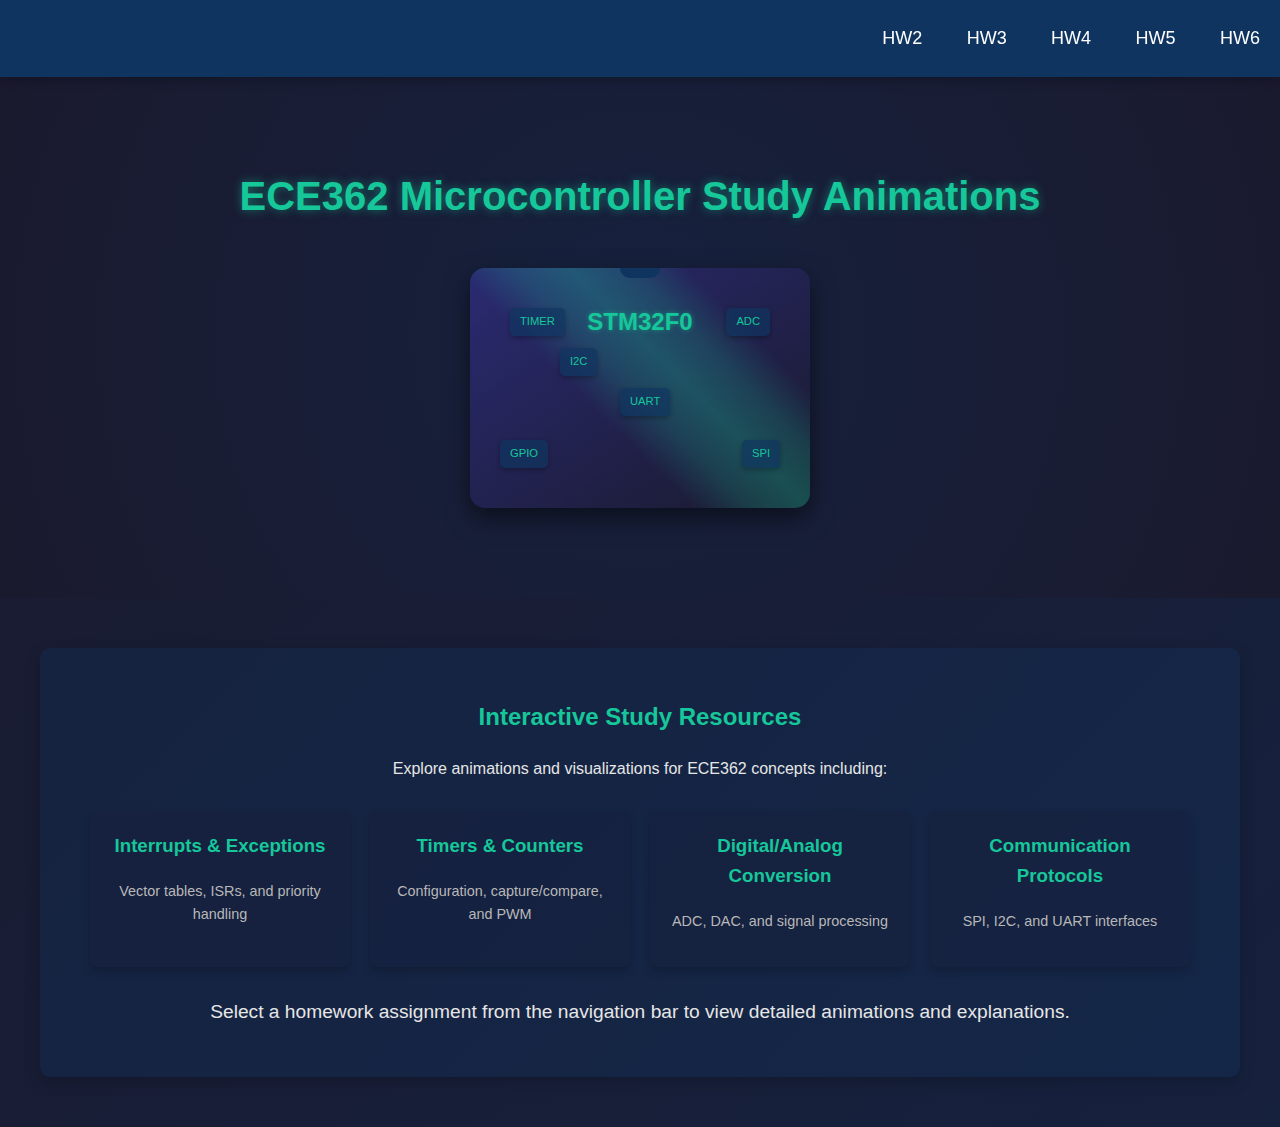
<file: index.html>
<!DOCTYPE html>
<html lang="en">
<head>
    <meta charset="UTF-8">
    <meta name="viewport" content="width=device-width, initial-scale=1.0">
    <title>ECE362 Study Animations</title>
    <link rel="stylesheet" href="style.css">
    <script src="animation-utils.js"></script>
    <script src="hw6/script.js"></script>
</head>
<body>
    <div class="navbar">
        <a href="hw2/hw2.html">HW2</a>
        <a href="hw3/hw3.html">HW3</a>
        <a href="hw4/hw4.html">HW4</a>
        <a href="hw5/hw5.html">HW5</a>
        <a href="hw6/hw6.html">HW6</a>
    </div>
    
    <div class="hero">
        <h1>ECE362 Microcontroller Study Animations</h1>
        <div class="microcontroller-container">
            <div class="microcontroller">
                <div class="chip-body">
                    <div class="chip-notch"></div>
                    <div class="chip-label">STM32F0</div>
                    <div class="pins left-pins">
                        <div class="pin"></div><div class="pin"></div><div class="pin"></div>
                        <div class="pin"></div><div class="pin"></div><div class="pin"></div>
                        <div class="pin"></div><div class="pin"></div>
                    </div>
                    <div class="pins right-pins">
                        <div class="pin"></div><div class="pin"></div><div class="pin"></div>
                        <div class="pin"></div><div class="pin"></div><div class="pin"></div>
                        <div class="pin"></div><div class="pin"></div>
                    </div>
                    <div class="component timer">TIMER</div>
                    <div class="component adc">ADC</div>
                    <div class="component gpio">GPIO</div>
                    <div class="component spi">SPI</div>
                    <div class="component i2c">I2C</div>
                    <div class="component uart">UART</div>
                </div>
            </div>
        </div>
    </div>
    
    <div class="content">
        <div class="info-section">
            <h2>Interactive Study Resources</h2>
            <p>Explore animations and visualizations for ECE362 concepts including:</p>
            <div class="topics">
                <div class="topic">
                    <h3>Interrupts & Exceptions</h3>
                    <p>Vector tables, ISRs, and priority handling</p>
                </div>
                <div class="topic">
                    <h3>Timers & Counters</h3>
                    <p>Configuration, capture/compare, and PWM</p>
                </div>
                <div class="topic">
                    <h3>Digital/Analog Conversion</h3>
                    <p>ADC, DAC, and signal processing</p>
                </div>
                <div class="topic">
                    <h3>Communication Protocols</h3>
                    <p>SPI, I2C, and UART interfaces</p>
                </div>
            </div>
            <p class="cta">Select a homework assignment from the navigation bar to view detailed animations and explanations.</p>
        </div>
    </div>
    <div id="back-to-top" onclick="scrollToTop()" style="display: none;">Back to top</div>
</body>
</html>
</file>
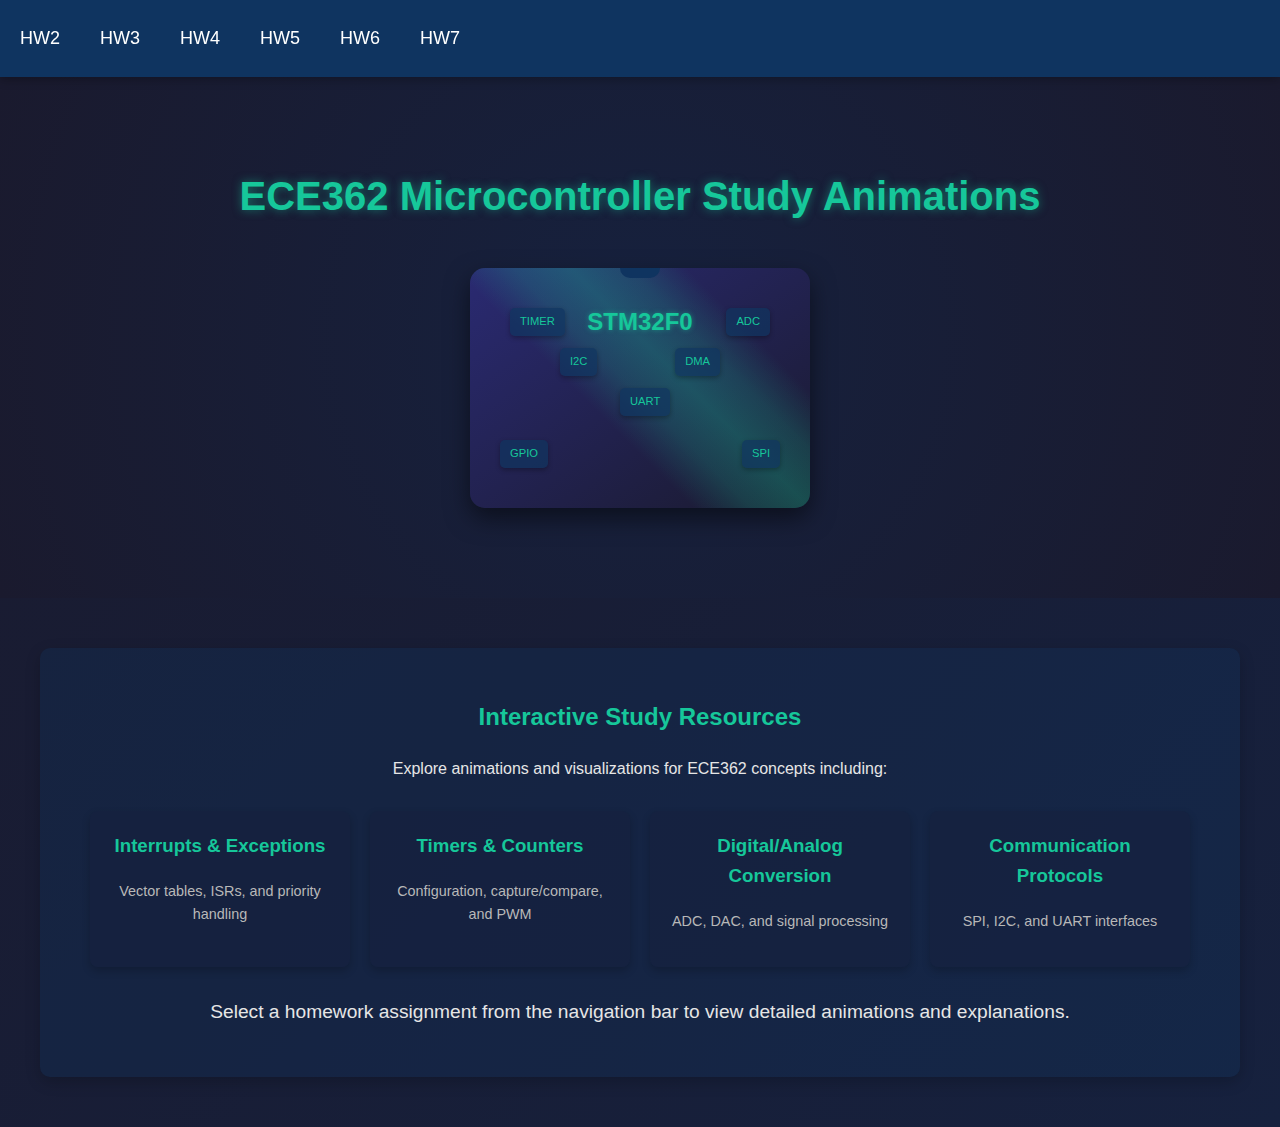
<file: game-exam1-362/index.html>
<!DOCTYPE html>
<html lang="en">
<head>
    <meta charset="UTF-8">
    <meta name="viewport" content="width=device-width, initial-scale=1.0">
    <title>ECE362 Study Animations</title>
    <link rel="stylesheet" href="style.css">
    <script src="animation-utils.js"></script>
    <script src="script.js"></script>
</head>
<body>
    <div class="navbar">
        <a href="hw2/hw2.html">HW2</a>
        <a href="hw3/hw3.html">HW3</a>
        <a href="hw4/hw4.html">HW4</a>
        <a href="hw5/hw5.html">HW5</a>
        <a href="hw6/hw6.html">HW6</a>
        <a href="hw7/hw7.html">HW7</a>
    </div>
    
    <div class="hero">
        <h1>ECE362 Microcontroller Study Animations</h1>
        <div class="microcontroller-container">
            <div class="microcontroller">
                <div class="chip-body">
                    <div class="chip-notch"></div>
                    <div class="chip-label">STM32F0</div>
                    <div class="pins left-pins">
                        <div class="pin"></div><div class="pin"></div><div class="pin"></div>
                        <div class="pin"></div><div class="pin"></div><div class="pin"></div>
                        <div class="pin"></div><div class="pin"></div>
                    </div>
                    <div class="pins right-pins">
                        <div class="pin"></div><div class="pin"></div><div class="pin"></div>
                        <div class="pin"></div><div class="pin"></div><div class="pin"></div>
                        <div class="pin"></div><div class="pin"></div>
                    </div>
                    <div class="component timer">TIMER</div>
                    <div class="component adc">ADC</div>
                    <div class="component gpio">GPIO</div>
                    <div class="component spi">SPI</div>
                    <div class="component i2c">I2C</div>
                    <div class="component uart">UART</div>
                    <div class="component dma">DMA</div>
                </div>
            </div>
        </div>
    </div>
    
    <div class="content">
        <div class="info-section">
            <h2>Interactive Study Resources</h2>
            <p>Explore animations and visualizations for ECE362 concepts including:</p>
            <div class="topics">
                <div class="topic">
                    <h3>Interrupts & Exceptions</h3>
                    <p>Vector tables, ISRs, and priority handling</p>
                </div>
                <div class="topic">
                    <h3>Timers & Counters</h3>
                    <p>Configuration, capture/compare, and PWM</p>
                </div>
                <div class="topic">
                    <h3>Digital/Analog Conversion</h3>
                    <p>ADC, DAC, and signal processing</p>
                </div>
                <div class="topic">
                    <h3>Communication Protocols</h3>
                    <p>SPI, I2C, and UART interfaces</p>
                </div>
            </div>
            <p class="cta">Select a homework assignment from the navigation bar to view detailed animations and explanations.</p>
        </div>
    </div>
</body>
</html>
</file>
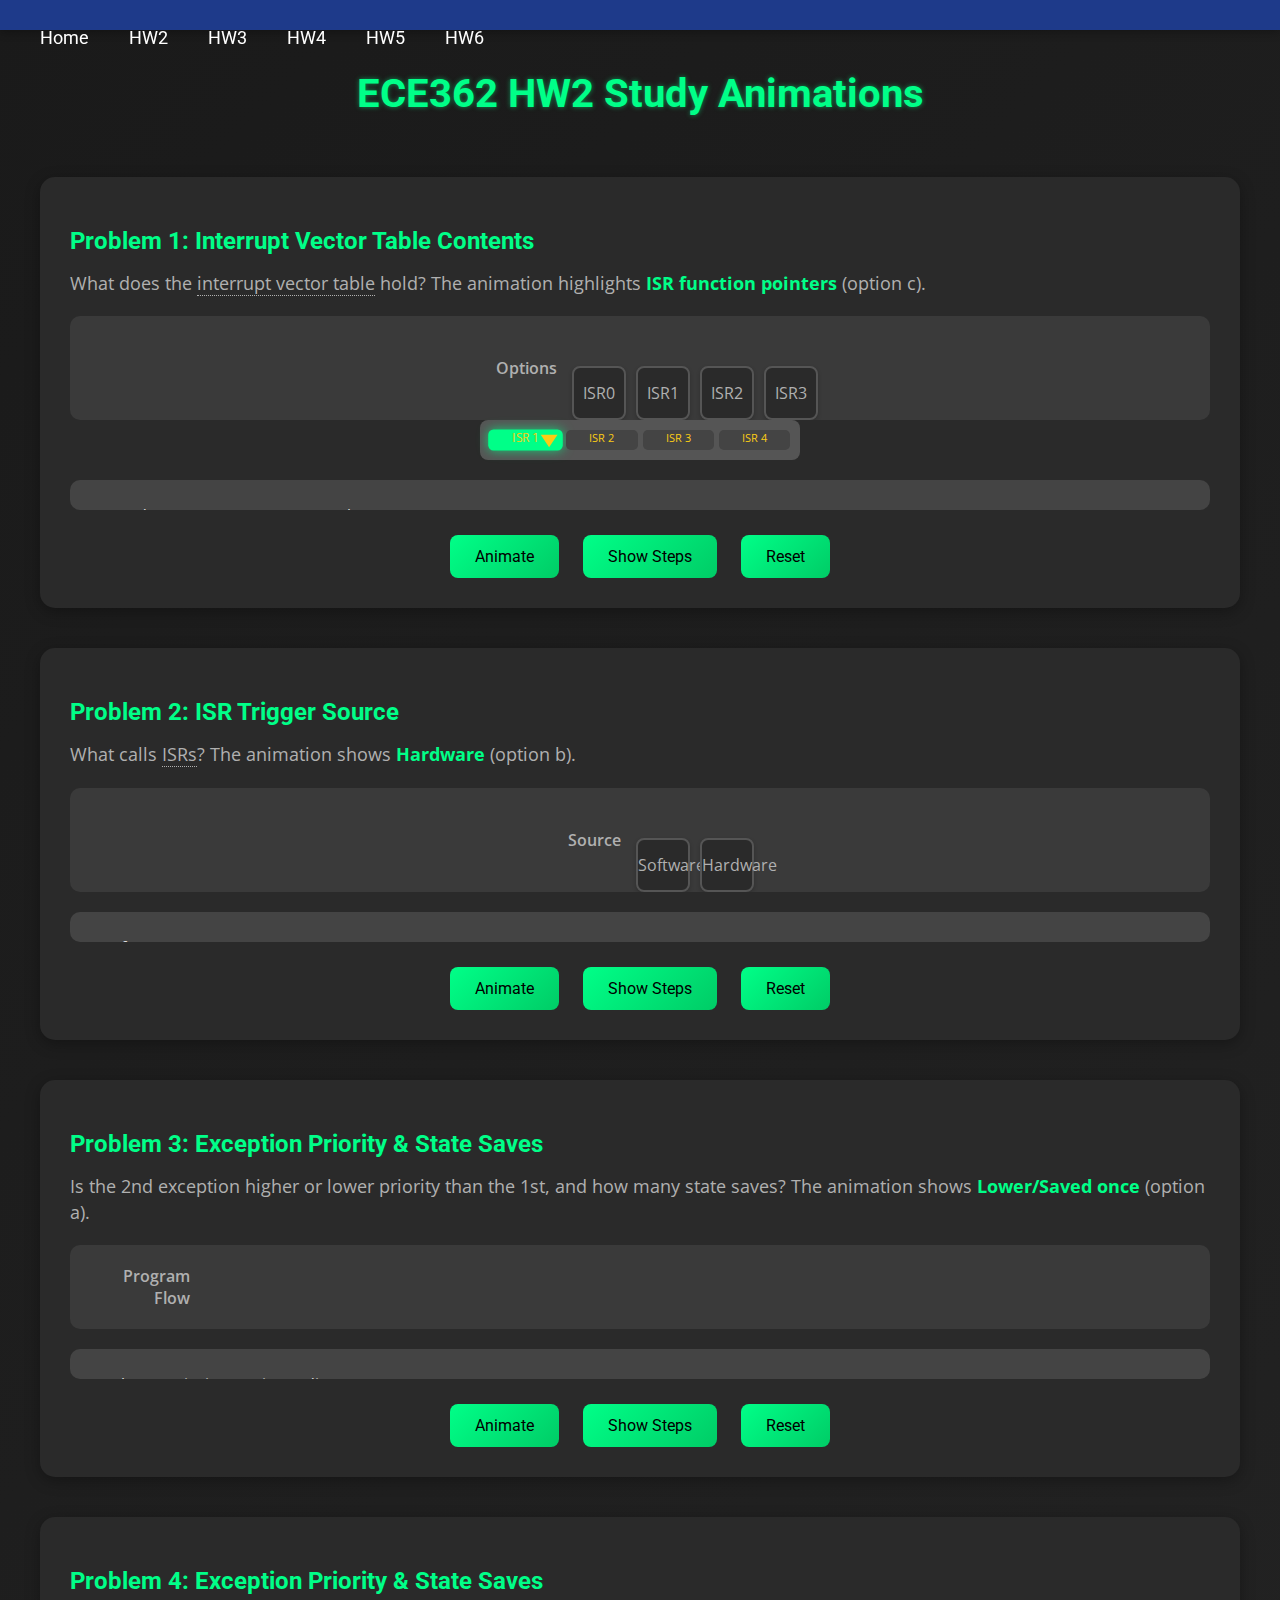
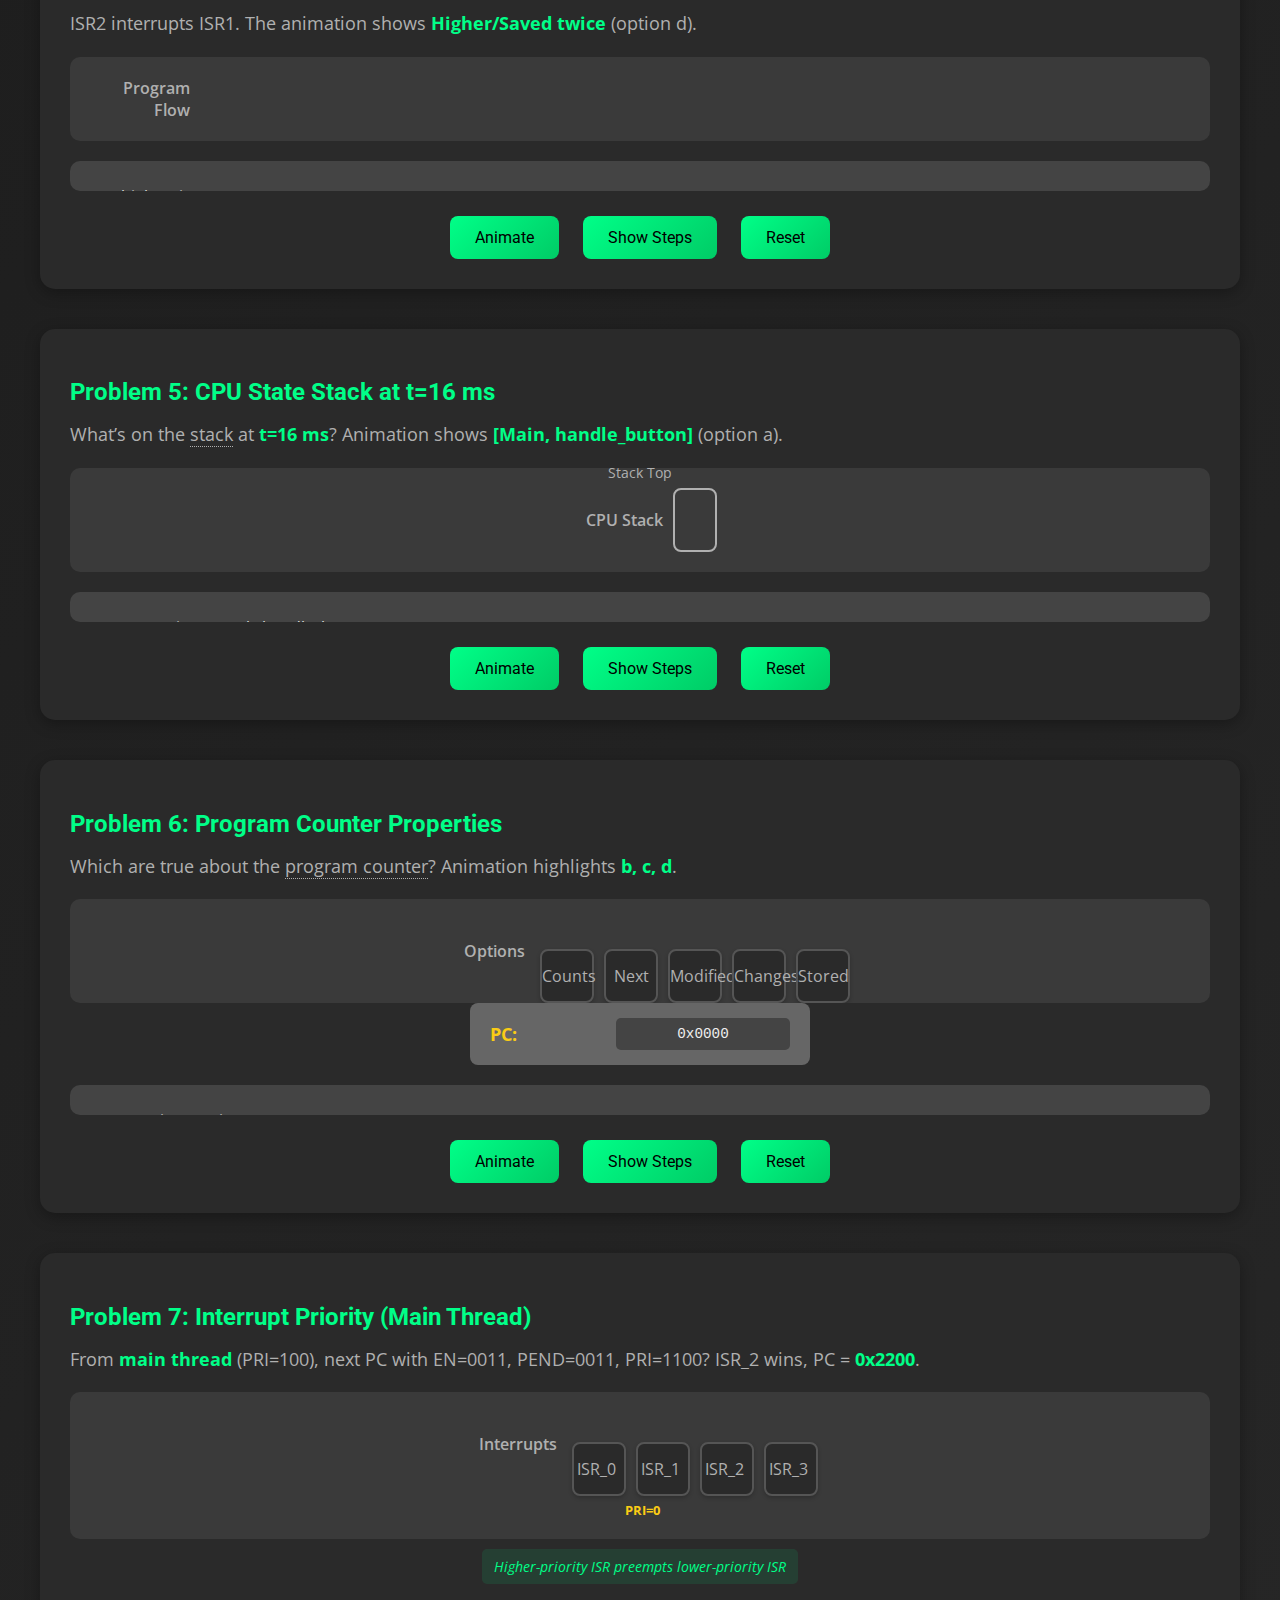
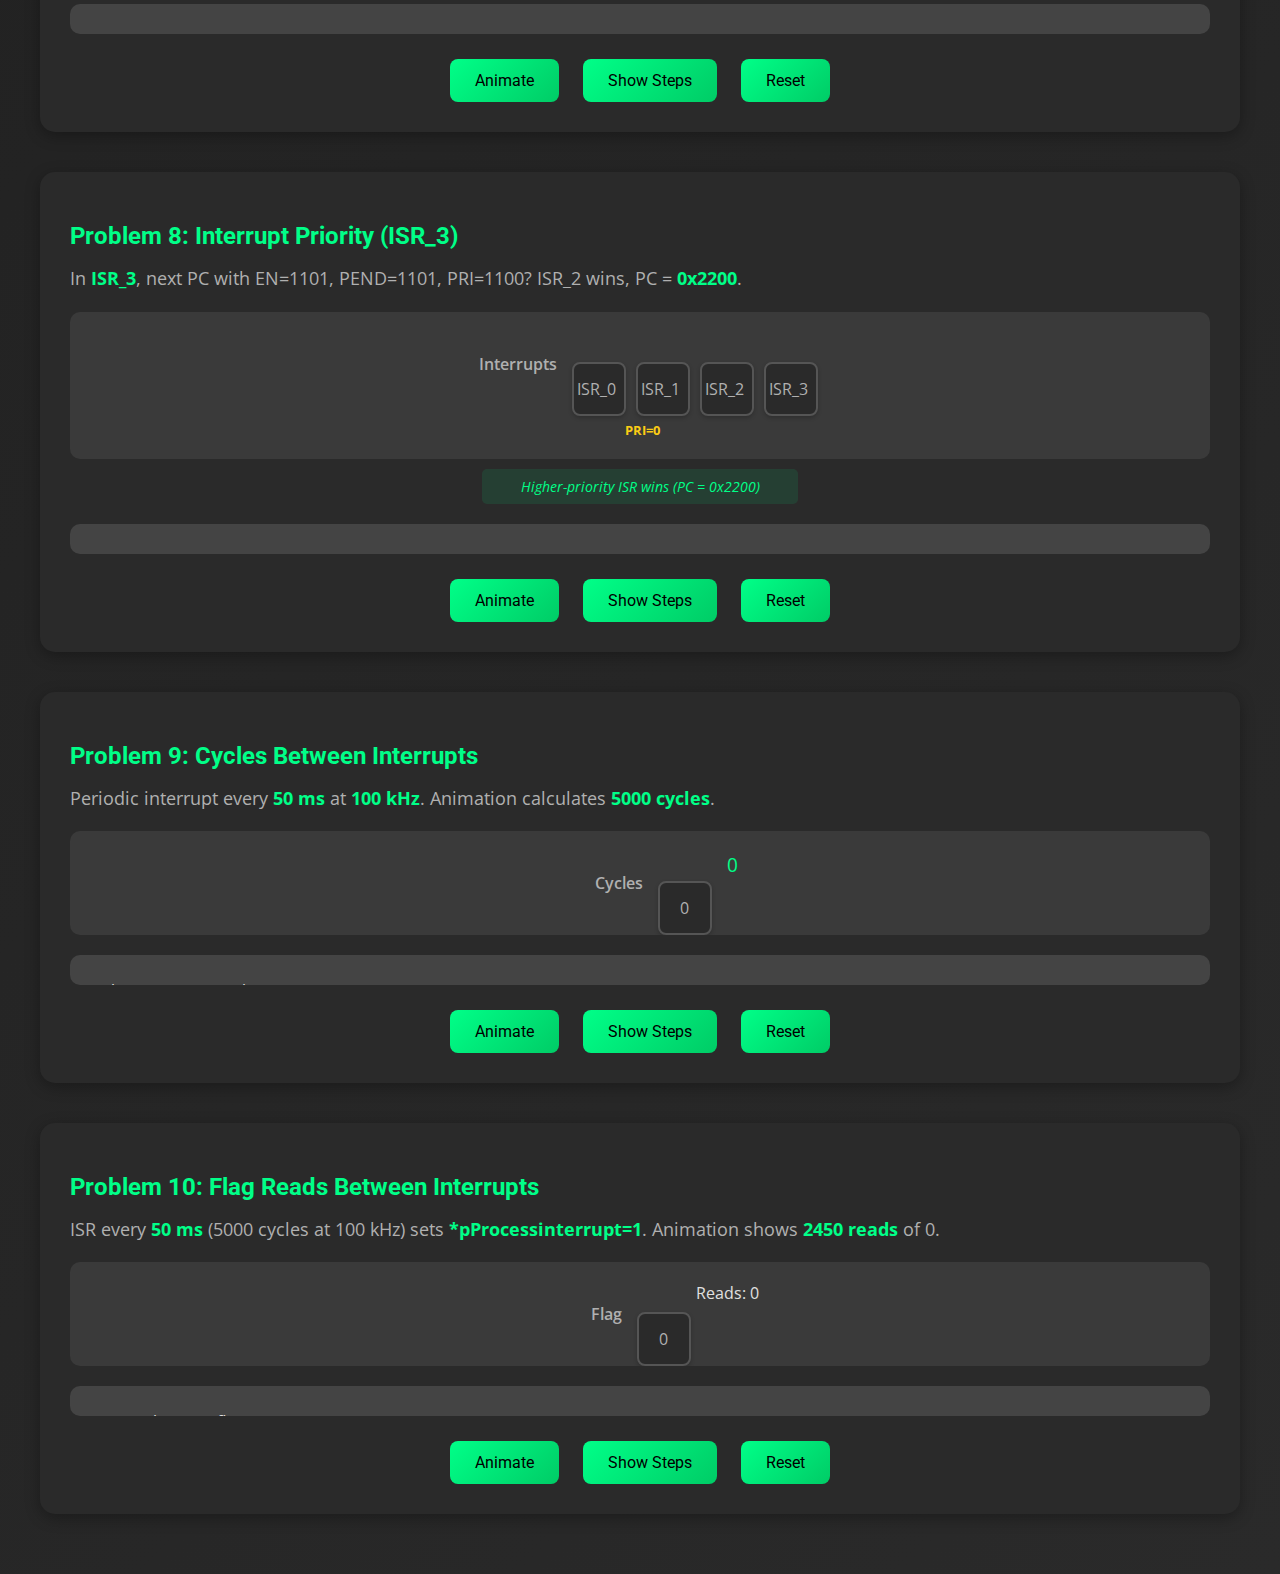
<file: hw2/hw2.html>
<!DOCTYPE html>
<html lang="en">
<head>
    <meta charset="UTF-8">
    <meta name="viewport" content="width=device-width, initial-scale=1.0">
    <title>ECE362 HW2 Study Animations</title>
    <link href="https://fonts.googleapis.com/css2?family=Roboto:wght@400;700&family=Open+Sans:wght@400;600&display=swap" rel="stylesheet">
    <link rel="stylesheet" href="style.css">
</head>
<body>
    <div class="navbar">
        <a href="../index.html">Home</a>
        <a href="hw2.html">HW2</a>
        <a href="../hw3/hw3.html">HW3</a>
        <a href="../hw4/hw4.html">HW4</a>
        <a href="../hw5/hw5.html">HW5</a>
        <a href="../hw6/hw6.html">HW6</a>
    </div>
    <h1>ECE362 HW2 Study Animations</h1>
    <div class="content">
        <!-- Problem 1 -->
        <div class="section" id="vector-table-section">
            <h2>Problem 1: Interrupt Vector Table Contents</h2>
            <div class="description">
                What does the <span class="tooltip" data-tooltip="Interrupt Vector Table: Maps interrupt numbers to ISR addresses.">interrupt vector table</span> hold? The animation highlights <strong>ISR function pointers</strong> (option c).
            </div>
            <div class="signal-container">
                <div class="signal-row">
                    <span class="signal-label">Options</span>
                    <div class="signal-bits" id="vector-table-options"></div>
                </div>
            </div>
            <!-- New: IVT Visualization -->
            <div class="ivt-table">
                <div class="ivt-cell active">
                    <span class="ivt-label">ISR 1</span>
                    <span class="pointer-icon visible"></span>
                </div>
                <div class="ivt-cell">
                    <span class="ivt-label">ISR 2</span>
                </div>
                <div class="ivt-cell">
                    <span class="ivt-label">ISR 3</span>
                </div>
                <div class="ivt-cell">
                    <span class="ivt-label">ISR 4</span>
                </div>
                <!-- ...additional cells if needed... -->
            </div>
            <div class="calculation-steps" id="vector-table-steps">
                <p>a: Saved CPU state - Incorrect (stack)</p>
                <p>b,d: Priority levels - Incorrect (registers)</p>
                <p>c: ISR pointers - Correct</p>
                <p>e: ISR inputs - Incorrect (registers)</p>
            </div>
            <div class="controls">
                <button id="vector-table-animate-btn">Animate</button>
                <button id="vector-table-steps-btn">Show Steps</button>
                <button id="vector-table-reset-btn">Reset</button>
            </div>
        </div>

        <!-- Problem 2 -->
        <div class="section" id="isr-call-section">
            <h2>Problem 2: ISR Trigger Source</h2>
            <div class="description">
                What calls <span class="tooltip" data-tooltip="ISR: Interrupt Service Routine executed on interrupt.">ISRs</span>? The animation shows <strong>Hardware</strong> (option b).
            </div>
            <div class="signal-container">
                <div class="signal-row">
                    <span class="signal-label">Source</span>
                    <div class="signal-bits" id="isr-call-source"></div>
                </div>
            </div>
            <div class="calculation-steps" id="isr-call-steps">
                <p>a: Software - Incorrect</p>
                <p>b: Hardware - Correct (periodic/spontaneous events)</p>
            </div>
            <div class="controls">
                <button id="isr-call-animate-btn">Animate</button>
                <button id="isr-call-steps-btn">Show Steps</button>
                <button id="isr-call-reset-btn">Reset</button>
            </div>
        </div>

        <!-- Problem 3 -->
        <div class="section" id="exception1-section">
            <h2>Problem 3: Exception Priority & State Saves</h2>
            <div class="description">
                Is the 2nd exception higher or lower priority than the 1st, and how many state saves? The animation shows <strong>Lower/Saved once</strong> (option a).
            </div>
            <div class="signal-container">
                <div class="signal-row">
                    <span class="signal-label">Program Flow</span>
                    <div class="signal-bits flow-diagram" id="exception1-flow"></div>
                </div>
            </div>
            <div class="calculation-steps" id="exception1-steps">
                <p>ISR2 lower priority (not immediate)</p>
                <p>Saved once (Main, ISR1 complete)</p>
            </div>
            <div class="controls">
                <button id="exception1-animate-btn">Animate</button>
                <button id="exception1-steps-btn">Show Steps</button>
                <button id="exception1-reset-btn">Reset</button>
            </div>
        </div>

        <!-- Problem 4 -->
        <div class="section" id="exception2-section">
            <h2>Problem 4: Exception Priority & State Saves</h2>
            <div class="description">
                ISR2 interrupts ISR1. The animation shows <strong>Higher/Saved twice</strong> (option d).
            </div>
            <div class="signal-container">
                <div class="signal-row">
                    <span class="signal-label">Program Flow</span>
                    <div class="signal-bits flow-diagram" id="exception2-flow"></div>
                </div>
            </div>
            <div class="calculation-steps" id="exception2-steps">
                <p>ISR2 higher (interrupts ISR1)</p>
                <p>Saved twice (Main, ISR1)</p>
            </div>
            <div class="controls">
                <button id="exception2-animate-btn">Animate</button>
                <button id="exception2-steps-btn">Show Steps</button>
                <button id="exception2-reset-btn">Reset</button>
            </div>
        </div>

        <!-- Problem 5 -->
        <div class="section" id="stack-section">
            <h2>Problem 5: CPU State Stack at t=16 ms</h2>
            <div class="description">
                What’s on the <span class="tooltip" data-tooltip="Stack: Saves CPU state during interrupts.">stack</span> at <strong>t=16 ms</strong>? Animation shows <strong>[Main, handle_button]</strong> (option a).
            </div>
            <div class="signal-container">
                <div class="signal-row">
                    <span class="signal-label">CPU Stack</span>
                    <div class="signal-bits" id="stack-stack">
                        <span class="stack-indicator">Stack Top</span>
                        <div class="stack-icon" id="cpu-stack-visual"></div>
                    </div>
                </div>
            </div>
            <div class="calculation-steps" id="stack-steps">
                <p>t=10 ms: Main → Stack, handle_button runs</p>
                <p>t=15 ms: handle_button → Stack, handle_pwm runs</p>
                <p>Stack: [Main, handle_button]</p>
            </div>
            <div class="controls">
                <button id="stack-animate-btn">Animate</button>
                <button id="stack-steps-btn">Show Steps</button>
                <button id="stack-reset-btn">Reset</button>
            </div>
        </div>

        <!-- Problem 6 -->
        <div class="section" id="pc-section">
            <h2>Problem 6: Program Counter Properties</h2>
            <div class="description">
                Which are true about the <span class="tooltip" data-tooltip="Program Counter: Points to next instruction.">program counter</span>? Animation highlights <strong>b, c, d</strong>.
            </div>
            <div class="signal-container">
                <div class="signal-row">
                    <span class="signal-label">Options</span>
                    <div class="signal-bits" id="pc-options"></div>
                </div>
            </div>
            <!-- New: PC Register Visualization -->
            <div class="pc-register">
                <span class="pc-label">PC:</span>
                <span class="pc-value">0x0000</span>
            </div>
            <div class="calculation-steps" id="pc-steps">
                <p>a: Counts instructions - Incorrect</p>
                <p>b: Next instruction pointer - Correct</p>
                <p>c: Modified by interrupts - Correct</p>
                <p>d: Changes during execution - Correct</p>
                <p>e: Stored in memory - Incorrect (register)</p>
            </div>
            <div class="controls">
                <button id="pc-animate-btn">Animate</button>
                <button id="pc-steps-btn">Show Steps</button>
                <button id="pc-reset-btn">Reset</button>
            </div>
        </div>

        <!-- Problem 7 -->
        <div class="section" id="priority1-section">
            <h2>Problem 7: Interrupt Priority (Main Thread)</h2>
            <div class="description">
                From <strong>main thread</strong> (PRI=100), next PC with EN=0011, PEND=0011, PRI=1100? ISR_2 wins, PC = <strong>0x2200</strong>.
            </div>
            <div class="signal-container">
                <div class="signal-row">
                    <span class="signal-label">Interrupts</span>
                    <div class="signal-bits" id="priority1-interrupts"></div>
                </div>
                <!-- New: Priority level badge -->
                <span class="priority-level highlight-priority">PRI=0</span>
            </div>
            <!-- New: Preemption Note -->
            <div class="preemption-note">Higher-priority ISR preempts lower-priority ISR</div>
            <div class="calculation-steps" id="priority1-steps">
                <p>ISR_2: EN=1, PEND=1, PRI=0</p>
                <p>ISR_3: EN=1, PEND=1, PRI=0</p>
                <p>ISR_2 wins (lower number), PC = 0x2200</p>
            </div>
            <div class="controls">
                <button id="priority1-animate-btn">Animate</button>
                <button id="priority1-steps-btn">Show Steps</button>
                <button id="priority1-reset-btn">Reset</button>
            </div>
        </div>

        <!-- Problem 8 -->
        <div class="section" id="priority2-section">
            <h2>Problem 8: Interrupt Priority (ISR_3)</h2>
            <div class="description">
                In <strong>ISR_3</strong>, next PC with EN=1101, PEND=1101, PRI=1100? ISR_2 wins, PC = <strong>0x2200</strong>.
            </div>
            <div class="signal-container">
                <div class="signal-row">
                    <span class="signal-label">Interrupts</span>
                    <div class="signal-bits" id="priority2-interrupts"></div>
                </div>
                <!-- New: Priority level badge -->
                <span class="priority-level highlight-priority">PRI=0</span>
            </div>
            <!-- New: Preemption Note -->
            <div class="preemption-note">Higher-priority ISR wins (PC = 0x2200)</div>
            <div class="calculation-steps" id="priority2-steps">
                <p>ISR_0: EN=1, PEND=1, PRI=1</p>
                <p>ISR_2: EN=1, PEND=1, PRI=0</p>
                <p>ISR_3: EN=1, PEND=1, PRI=0</p>
                <p>ISR_2 wins (PRI=0, lower number), PC = 0x2200</p>
            </div>
            <div class="controls">
                <button id="priority2-animate-btn">Animate</button>
                <button id="priority2-steps-btn">Show Steps</button>
                <button id="priority2-reset-btn">Reset</button>
            </div>
        </div>

        <!-- Problem 9 -->
        <div class="section" id="cycles-section">
            <h2>Problem 9: Cycles Between Interrupts</h2>
            <div class="description">
                Periodic interrupt every <strong>50 ms</strong> at <strong>100 kHz</strong>. Animation calculates <strong>5000 cycles</strong>.
            </div>
            <div class="signal-container">
                <div class="signal-row">
                    <span class="signal-label">Cycles</span>
                    <div class="signal-bits" id="cycles-cycles"></div>
                </div>
            </div>
            <div class="calculation-steps" id="cycles-steps">
                <p>Cycles = 50 ms * 100 kHz</p>
                <p>Cycles = 0.05 s * 100,000 Hz = 5000</p>
            </div>
            <div class="controls">
                <button id="cycles-animate-btn">Animate</button>
                <button id="cycles-steps-btn">Show Steps</button>
                <button id="cycles-reset-btn">Reset</button>
            </div>
        </div>

        <!-- Problem 10 -->
        <div class="section" id="flag-section">
            <h2>Problem 10: Flag Reads Between Interrupts</h2>
            <div class="description">
                ISR every <strong>50 ms</strong> (5000 cycles at 100 kHz) sets <strong>*pProcessinterrupt=1</strong>. Animation shows <strong>2450 reads</strong> of 0.
            </div>
            <div class="signal-container">
                <div class="signal-row">
                    <span class="signal-label">Flag</span>
                    <div class="signal-bits" id="flag-flag"></div>
                </div>
            </div>
            <div class="calculation-steps" id="flag-steps">
                <p>ISR: 4 cycles, sets flag=1</p>
                <p>Main: 100 cycles, flag=0</p>
                <p>Reads 0: (5000 - 104) / 2 = 2450</p>
            </div>
            <div class="controls">
                <button id="flag-animate-btn">Animate</button>
                <button id="flag-steps-btn">Show Steps</button>
                <button id="flag-reset-btn">Reset</button>
            </div>
        </div>
    </div>
    <div id="back-to-top" onclick="scrollToTop()">↑</div>

    <script src="script.js"></script>
</body>
</html>
</file>
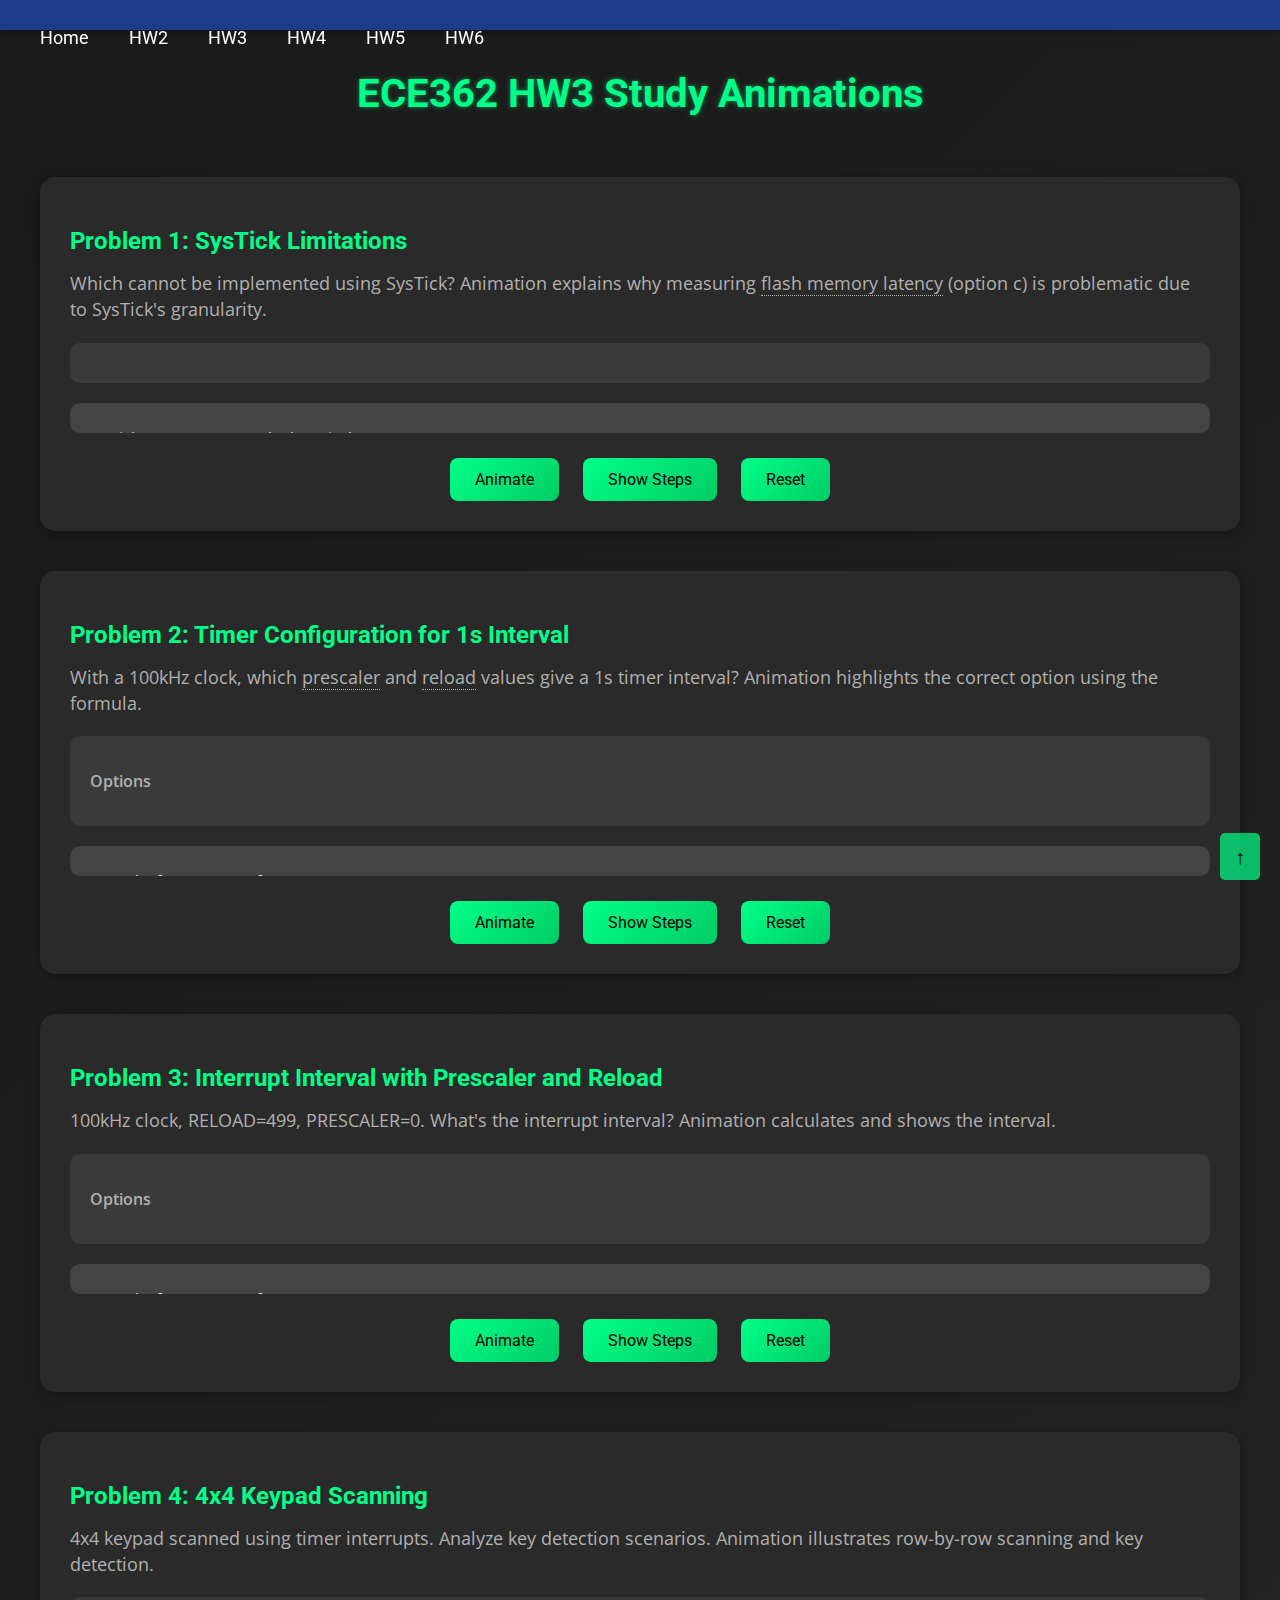
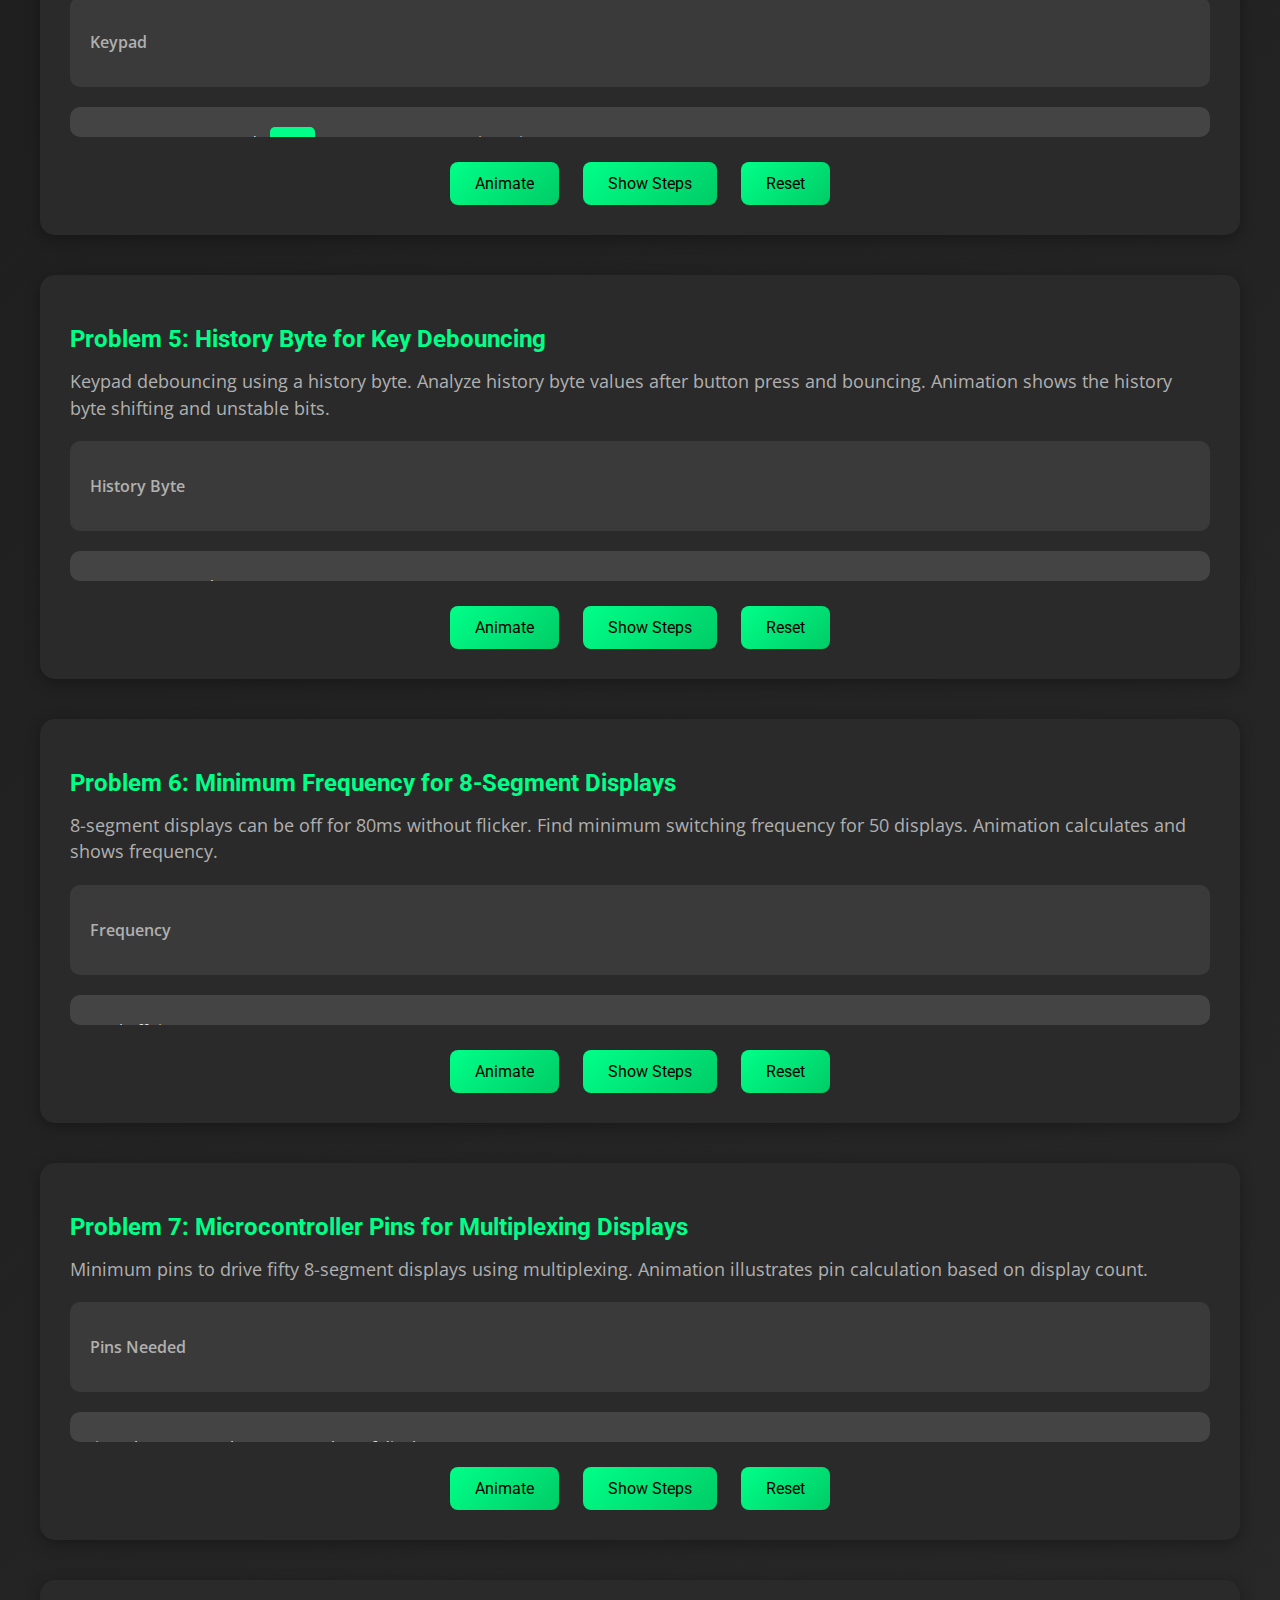
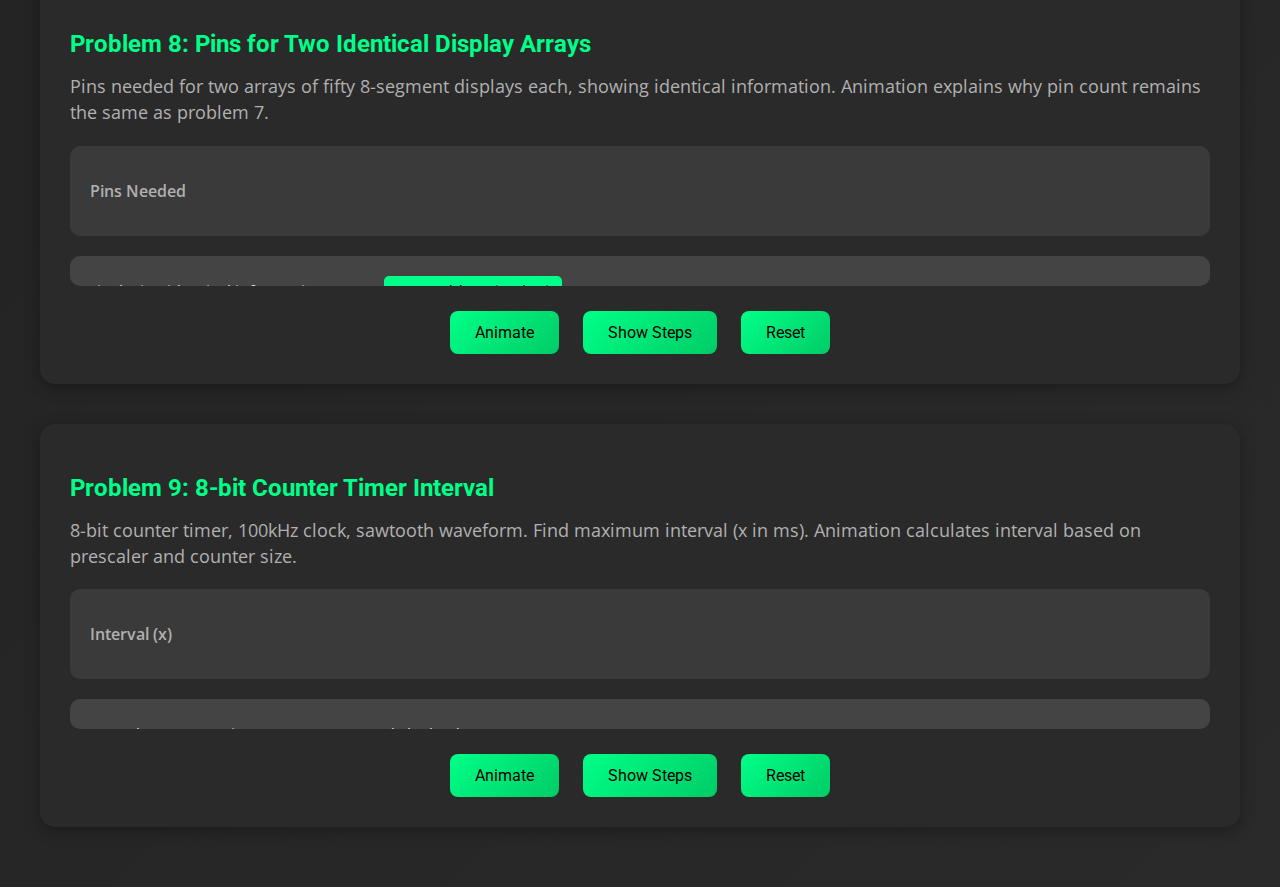
<file: hw3/hw3.html>
<!DOCTYPE html>
<html lang="en">
<head>
    <meta charset="UTF-8">
    <meta name="viewport" content="width=device-width, initial-scale=1.0">
    <title>ECE362 HW3 Study Animations</title>
    <link href="https://fonts.googleapis.com/css2?family=Roboto:wght@400;700&family=Open+Sans:wght@400;600&display=swap" rel="stylesheet">
    <link rel="stylesheet" href="style.css">
</head>
<body>
    <div class="navbar">
        <a href="../index.html">Home</a>
        <a href="../hw2/hw2.html">HW2</a>
        <a href="hw3.html">HW3</a>
        <a href="../hw4/hw4.html">HW4</a>
        <a href="../hw5/hw5.html">HW5</a>
        <a href="../hw6/hw6.html">HW6</a>
    </div>
    <h1>ECE362 HW3 Study Animations</h1>
    <div class="content">

        <!-- Problem 1: SysTick Limitations -->
        <div class="section" id="systick-limitations-section">
            <h2>Problem 1: SysTick Limitations</h2>
            <div class="description">
                Which cannot be implemented using SysTick? Animation explains why measuring <span class="tooltip" data-tooltip="Flash memory latency: Time taken to access data from flash memory.">flash memory latency</span> (option c) is problematic due to SysTick's granularity.
            </div>
            <div class="signal-container"  id="systick-limitations-container">
                <!-- Animation elements will be injected here by JavaScript -->
            </div>
            <div class="calculation-steps" id="systick-limitations-steps">
                <p>SysTick measures core clock periods.</p>
                <p><span class="step-highlight">Flash memory latency</span> is seen as 2 clock cycles by SysTick.</p>
                <p>Insufficient granularity for accurate latency measurement.</p>
            </div>
            <div class="controls">
                <button id="systick-limitations-animate-btn">Animate</button>
                <button id="systick-limitations-steps-btn">Show Steps</button>
                <button id="systick-limitations-reset-btn">Reset</button>
            </div>
        </div>

        <!-- Problem 2: Timer Prescaler and Reload Values -->
        <div class="section" id="timer-config-section">
            <h2>Problem 2: Timer Configuration for 1s Interval</h2>
            <div class="description">
                With a 100kHz clock, which <span class="tooltip" data-tooltip="Prescaler: Divides the clock frequency.">prescaler</span> and <span class="tooltip" data-tooltip="Reload: Value to reset the timer counter to.">reload</span> values give a 1s timer interval? Animation highlights the correct option using the formula.
            </div>
            <div class="signal-container">
                <div class="signal-row">
                    <span class="signal-label">Options</span>
                    <div class="signal-bits" id="timer-config-options">
                        <div>
                            <span class="bit low">PRE=100-1,<br>RELOAD=1000-1</span>
                            <span class="bit low">PRE=100000-1,<br>RELOAD=1-1</span>
                            <span class="bit low">PRE=10000-1,<br>RELOAD=10-1</span>
                        </div>
                    </div>
                </div>
            </div>
            <div class="calculation-steps" id="timer-config-steps">
                <p>Formula:  f<sub>timer update</sub> = f<sub>clock</sub> / ((1 + RELOAD) * (1 + PRESCALER))</p>
                <p>Option 1: (1 + 999) * (1 + 99) = 1000 * 100 = 100000. f<sub>timer update</sub> = 10<sup>5</sup> / 10<sup>5</sup> = <span class="step-highlight">1 Hz</span> (1s)</p>
                <p>Option 2: Reload=0 is invalid (timer blocked)</p>
                <p>Option 3: (1 + 9) * (1 + 9999) = 10 * 10000 = 100000. f<sub>timer update</sub> = 10<sup>5</sup> / 10<sup>5</sup> = <span class="step-highlight">1 Hz</span> (1s)</p>
            </div>
            <div class="controls">
                <button id="timer-config-animate-btn">Animate</button>
                <button id="timer-config-steps-btn">Show Steps</button>
                <button id="timer-config-reset-btn">Reset</button>
            </div>
        </div>

        <!-- Problem 3: Interrupt Interval Calculation -->
        <div class="section" id="interrupt-interval-section">
            <h2>Problem 3: Interrupt Interval with Prescaler and Reload</h2>
            <div class="description">
                100kHz clock, RELOAD=499, PRESCALER=0. What's the interrupt interval? Animation calculates and shows the interval.
            </div>
            <div class="signal-container">
                <div class="signal-row">
                    <span class="signal-label">Options</span>
                    <div class="signal-bits" id="interrupt-interval-options">
                        <div>
                            <span class="bit low">a) 2.5 ms</span>
                            <span class="bit low">b) 5 ms</span>
                            <span class="bit low">c) 10 ms</span>
                            <span class="bit low">d) 7 ms</span>
                        </div>
                    </div>
                </div>
            </div>
            <div class="calculation-steps" id="interrupt-interval-steps">
                <p>Formula:  f<sub>timer update</sub> = f<sub>clock</sub> / ((1 + RELOAD) * (1 + PRESCALER))</p>
                <p>f<sub>timer update</sub> = 10<sup>5</sup> Hz / ((1 + 499) * (1 + 0)) = 10<sup>5</sup> Hz / 500 = 200 Hz</p>
                <p>Interval = 1 / f<sub>timer update</sub> = 1 / 200 Hz = 0.005 s = <span class="step-highlight">5 ms</span></p>
            </div>
            <div class="controls">
                <button id="interrupt-interval-animate-btn">Animate</button>
                <button id="interrupt-interval-steps-btn">Show Steps</button>
                <button id="interrupt-interval-reset-btn">Reset</button>
            </div>
        </div>

        <!-- Problem 4: Keypad Scanning -->
        <div class="section" id="keypad-scanning-section">
            <h2>Problem 4: 4x4 Keypad Scanning</h2>
            <div class="description">
                4x4 keypad scanned using timer interrupts. Analyze key detection scenarios. Animation illustrates row-by-row scanning and key detection.
            </div>
            <div class="signal-container">
                <div class="signal-row">
                    <span class="signal-label">Keypad</span>
                    <div class="signal-bits" id="keypad-scanning-keypad">
                        <!-- Keypad visualization will be generated here -->
                    </div>
                </div>
            </div>
            <div class="calculation-steps" id="keypad-scanning-steps">
                <p>4.1: Keys 1 & 2 pressed - <span class="step-highlight">True</span> (same row, same ISR iteration)</p>
                <p>4.2: Keys 1 & 4 pressed - <span class="step-highlight">False</span> (different rows, different ISR iterations)</p>
                <p>4.3: Unstable bits before solid read - <span class="step-highlight">7 bits</span> (calculated based on bounce time and scan rate)</p>
            </div>
            <div class="controls">
                <button id="keypad-scanning-animate-btn">Animate</button>
                <button id="keypad-scanning-steps-btn">Show Steps</button>
                <button id="keypad-scanning-reset-btn">Reset</button>
            </div>
        </div>

        <!-- Problem 5: History Byte for Debouncing -->
        <div class="section" id="history-byte-section">
            <h2>Problem 5: History Byte for Key Debouncing</h2>
            <div class="description">
                Keypad debouncing using a history byte.  Analyze history byte values after button press and bouncing. Animation shows the history byte shifting and unstable bits.
            </div>
            <div class="signal-container">
                <div class="signal-row">
                    <span class="signal-label">History Byte</span>
                    <div class="signal-bits" id="history-byte-options">
                        <div></div> <!-- Container for bits to be generated -->
                    </div>
                </div>
            </div>
            <div class="calculation-steps" id="history-byte-steps">
                <p>Scan every 1ms, bounce 14ms (4 scans).</p>
                <p>At t=25ms (7 scans), 7 bits in history.</p>
                <p>First unstable bit is 1, previous steady state 0.</p>
                <p>Possible values: <span class="step-highlight">01XXX111</span> (X=don't care)</p>
            </div>
            <div class="controls">
                <button id="history-byte-animate-btn">Animate</button>
                <button id="history-byte-steps-btn">Show Steps</button>
                <button id="history-byte-reset-btn">Reset</button>
            </div>
        </div>

        <!-- Problem 6: 8-Segment Display Minimum Frequency -->
        <div class="section" id="display-frequency-section">
            <h2>Problem 6: Minimum Frequency for 8-Segment Displays</h2>
            <div class="description">
                8-segment displays can be off for 80ms without flicker. Find minimum switching frequency for 50 displays. Animation calculates and shows frequency.
            </div>
            <div class="signal-container">
                <div class="signal-row">
                    <span class="signal-label">Frequency</span>
                    <div class="signal-bits" id="display-frequency-options">
                        <div></div> <!-- Container for bits to be generated -->
                        <span class="bit">Hz</span>
                    </div>
                </div>
            </div>
            <div class="calculation-steps" id="display-frequency-steps">
                <p>Total off time: 80 ms.</p>
                <p>Time per display: 80 ms / 50 displays = 1.6 ms/display</p>
                <p>Minimum frequency = 1 / 1.6 ms = <span class="step-highlight">625 Hz</span></p>
            </div>
            <div class="controls">
                <button id="display-frequency-animate-btn">Animate</button>
                <button id="display-frequency-steps-btn">Show Steps</button>
                <button id="display-frequency-reset-btn">Reset</button>
            </div>
        </div>

        <!-- Problem 7: Multiplexing 8-Segment Displays - Pins -->
        <div class="section" id="multiplexing-pins-section">
            <h2>Problem 7: Microcontroller Pins for Multiplexing Displays</h2>
            <div class="description">
                Minimum pins to drive fifty 8-segment displays using multiplexing. Animation illustrates pin calculation based on display count.
            </div>
            <div class="signal-container">
                <div class="signal-row">
                    <span class="signal-label">Pins Needed</span>
                    <div class="signal-bits" id="multiplexing-pins-options">
                        <div></div> <!-- Container for bits to be generated -->
                        <span class="bit">pins</span>
                    </div>
                </div>
            </div>
            <div class="calculation-steps" id="multiplexing-pins-steps">
                <p>Pins = log<sub>2</sub>(n) + 8, where n = number of displays.</p>
                <p>Pins = log<sub>2</sub>(50) + 8 ≈ 5.64 + 8 ≈ 13.64</p>
                <p>Round up to nearest integer: <span class="step-highlight">14 pins</span></p>
            </div>
            <div class="controls">
                <button id="multiplexing-pins-animate-btn">Animate</button>
                <button id="multiplexing-pins-steps-btn">Show Steps</button>
                <button id="multiplexing-pins-reset-btn">Reset</button>
            </div>
        </div>

        <!-- Problem 8: Multiplexing Two Arrays -->
        <div class="section" id="two-arrays-section">
            <h2>Problem 8: Pins for Two Identical Display Arrays</h2>
            <div class="description">
                Pins needed for two arrays of fifty 8-segment displays each, showing identical information. Animation explains why pin count remains the same as problem 7.
            </div>
            <div class="signal-container">
                <div class="signal-row">
                    <span class="signal-label">Pins Needed</span>
                    <div class="signal-bits" id="two-arrays-options">
                        <div></div> <!-- Container for bits to be generated -->
                        <span class="bit">pins</span>
                    </div>
                </div>
            </div>
            <div class="calculation-steps" id="two-arrays-steps">
                <p>Displaying identical information means <span class="step-highlight">same addressing logic</span>.</p>
                <p>Tie the second array in parallel to the first.</p>
                <p>No additional pins needed. Still <span class="step-highlight">14 pins</span>.</p>
            </div>
            <div class="controls">
                <button id="two-arrays-animate-btn">Animate</button>
                <button id="two-arrays-steps-btn">Show Steps</button>
                <button id="two-arrays-reset-btn">Reset</button>
            </div>
        </div>

        <!-- Problem 9: 8-bit Counter Timer Interval -->
        <div class="section" id="counter-timer-section">
            <h2>Problem 9: 8-bit Counter Timer Interval</h2>
            <div class="description">
                8-bit counter timer, 100kHz clock, sawtooth waveform. Find maximum interval (x in ms). Animation calculates interval based on prescaler and counter size.
            </div>
            <div class="signal-container">
                <div class="signal-row">
                    <span class="signal-label">Interval (x)</span>
                    <div class="signal-bits" id="counter-timer-options">
                        <div></div> <!-- Container for bits to be generated -->
                        <span class="bit">ms</span>
                    </div>
                </div>
            </div>
            <div class="calculation-steps" id="counter-timer-steps">
                <p>Prescaler = 2-1 = 1 (increments every 2nd clock edge).</p>
                <p>8-bit counter, max values = 2<sup>8</sup> = 256, RELOAD = 256 - 1 = 255.</p>
                <p>f<sub>timer update</sub> = 10<sup>5</sup> Hz / ((1 + 255) * (1 + 1)) = 10<sup>5</sup> Hz / 512 ≈ 195.3 Hz</p>
                <p>Interval = 1 / 195.3 Hz ≈ 0.00512 s = <span class="step-highlight">5.12 ms</span></p>
            </div>
            <div class="controls">
                <button id="counter-timer-animate-btn">Animate</button>
                <button id="counter-timer-steps-btn">Show Steps</button>
                <button id="counter-timer-reset-btn">Reset</button>
            </div>
        </div>


    </div>
    <div id="back-to-top" onclick="scrollToTop()">↑</div>
    <div id="explanation-overlay">
        <div id="explanation-message"></div>
    </div>

    <script src="script.js"></script>
</body>
</html>
</file>
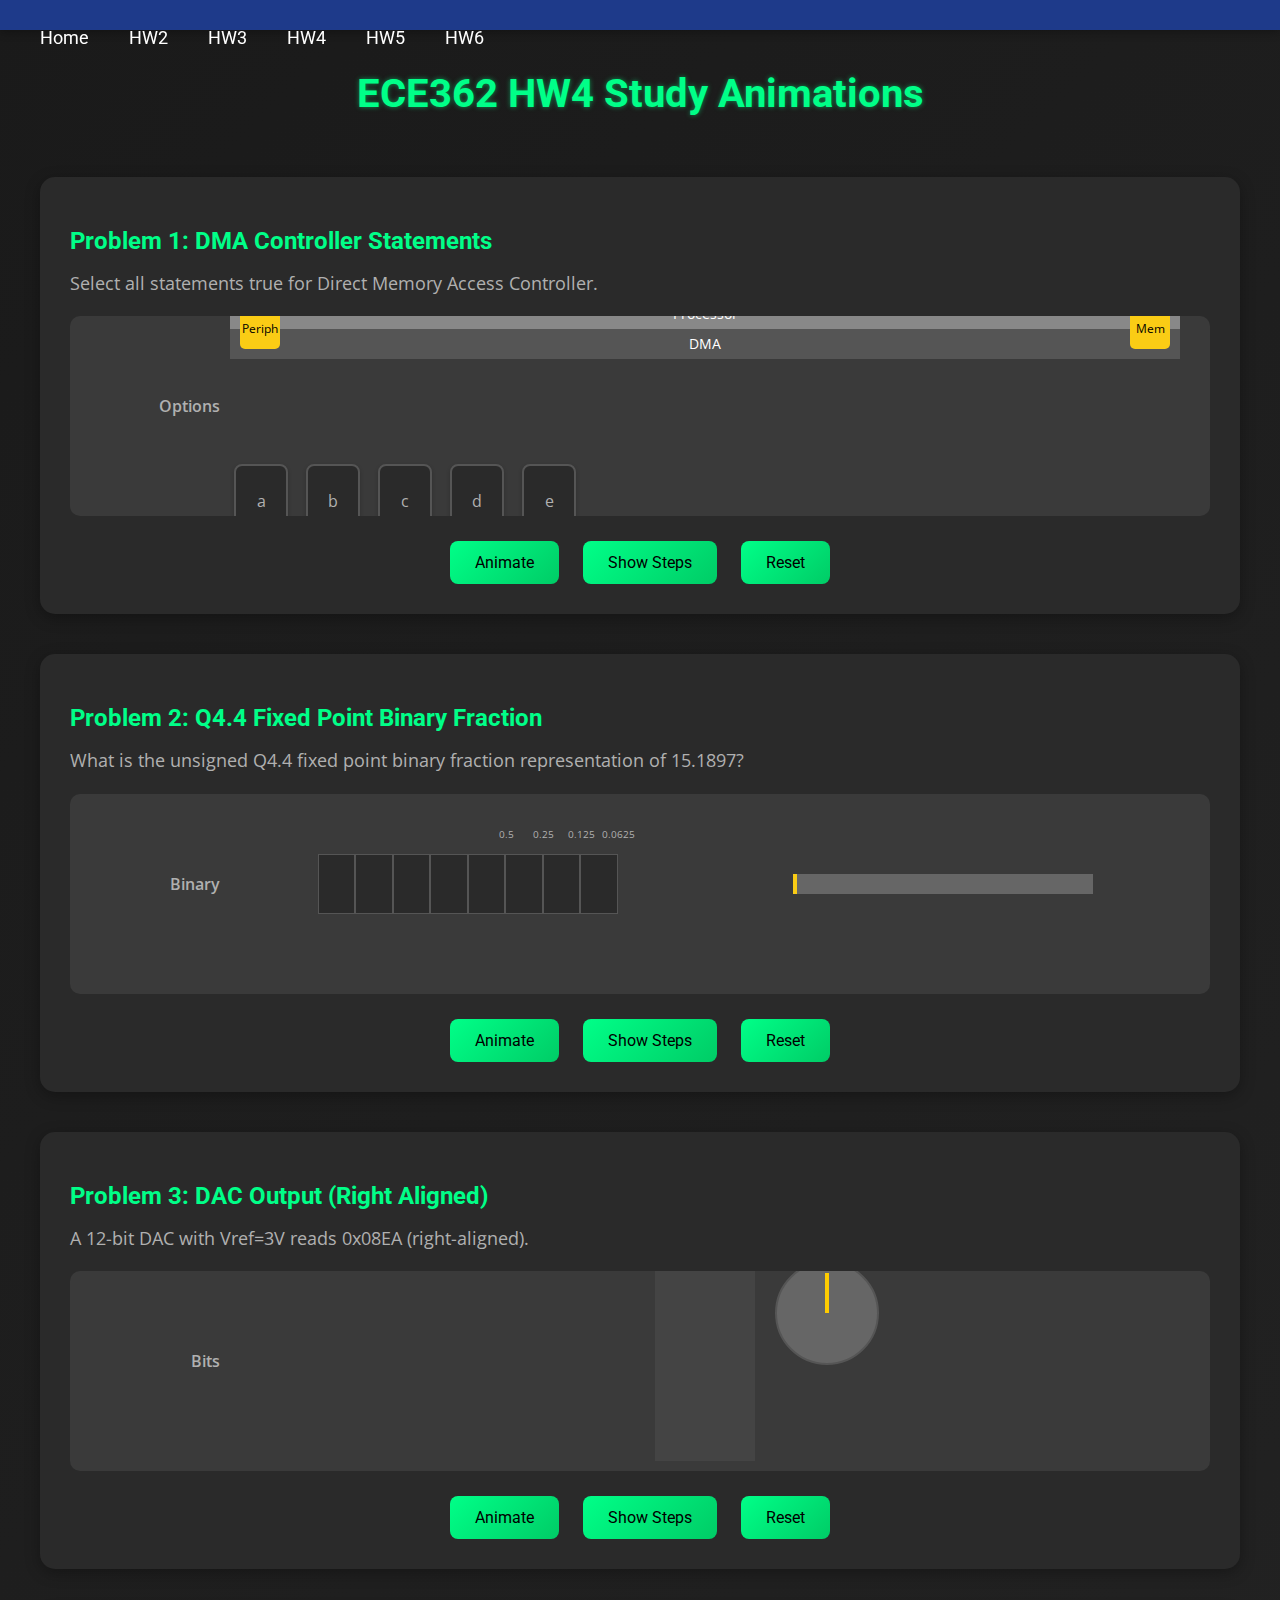
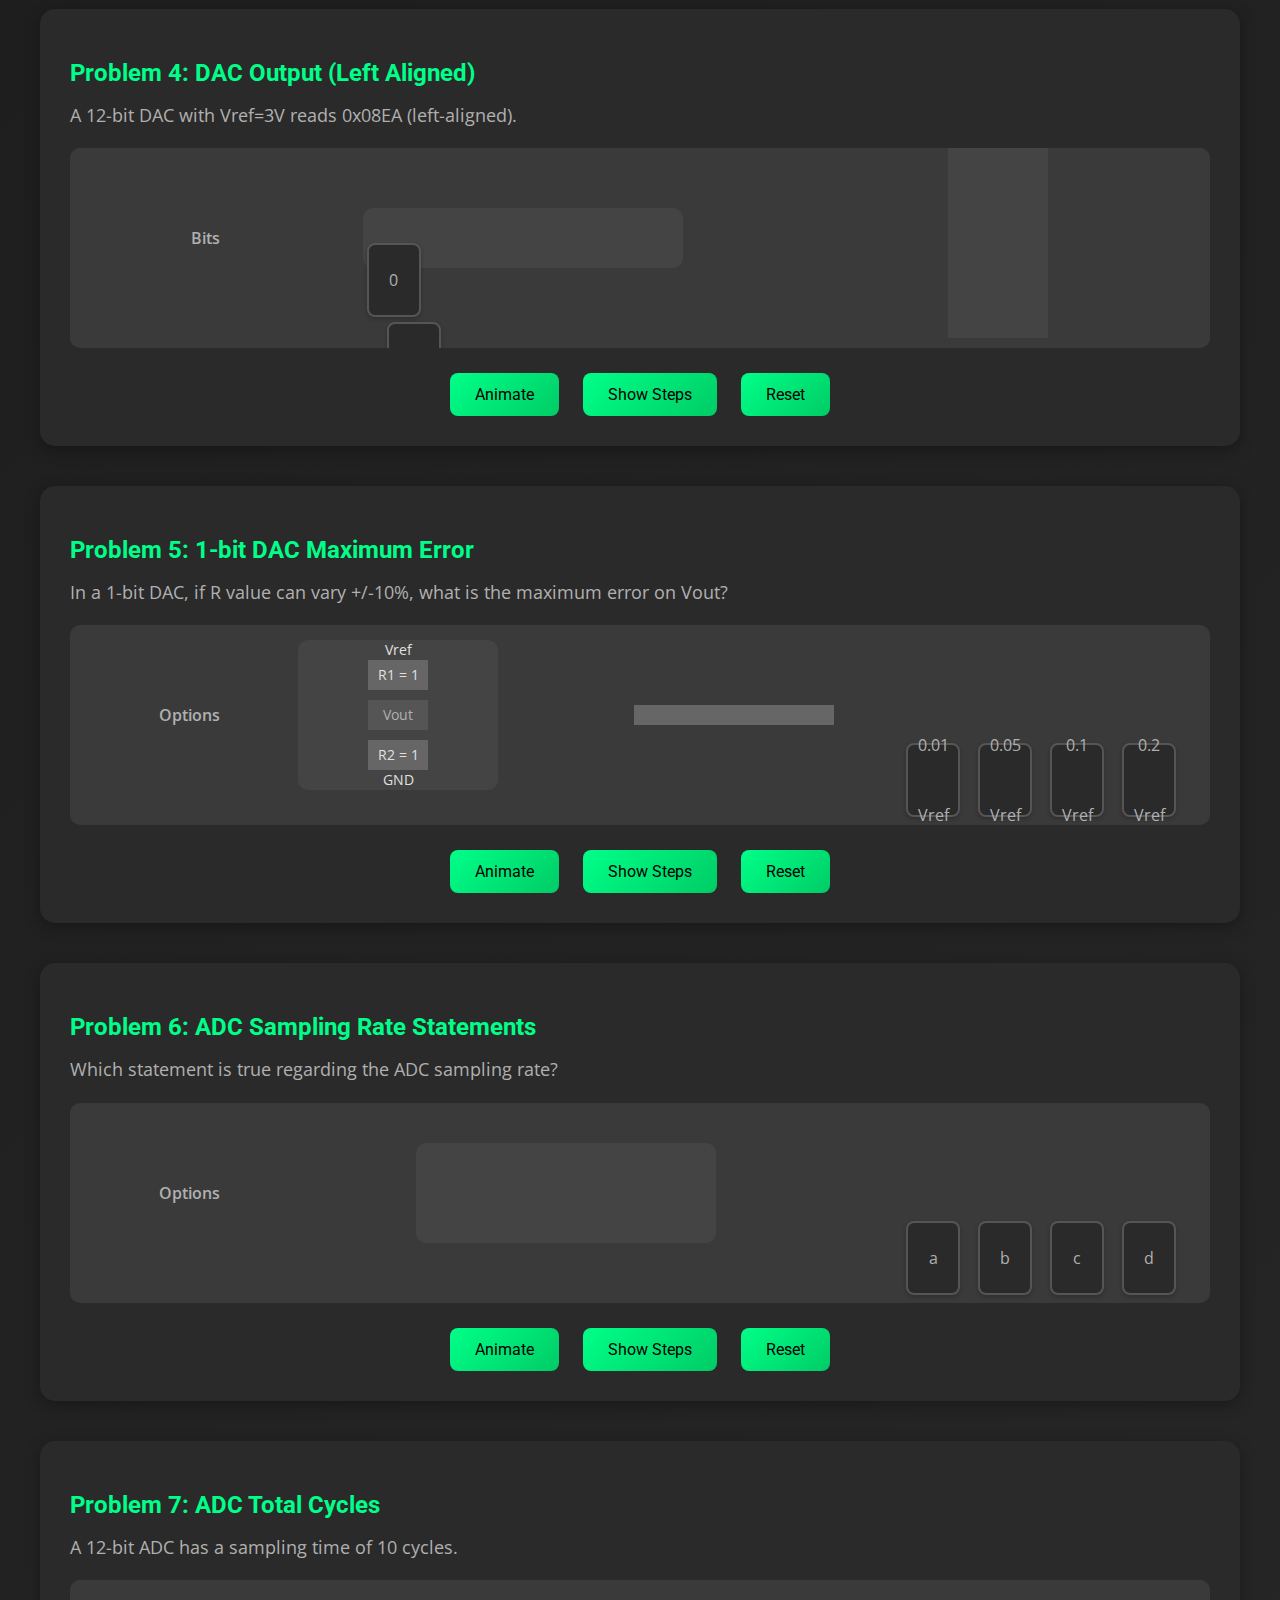
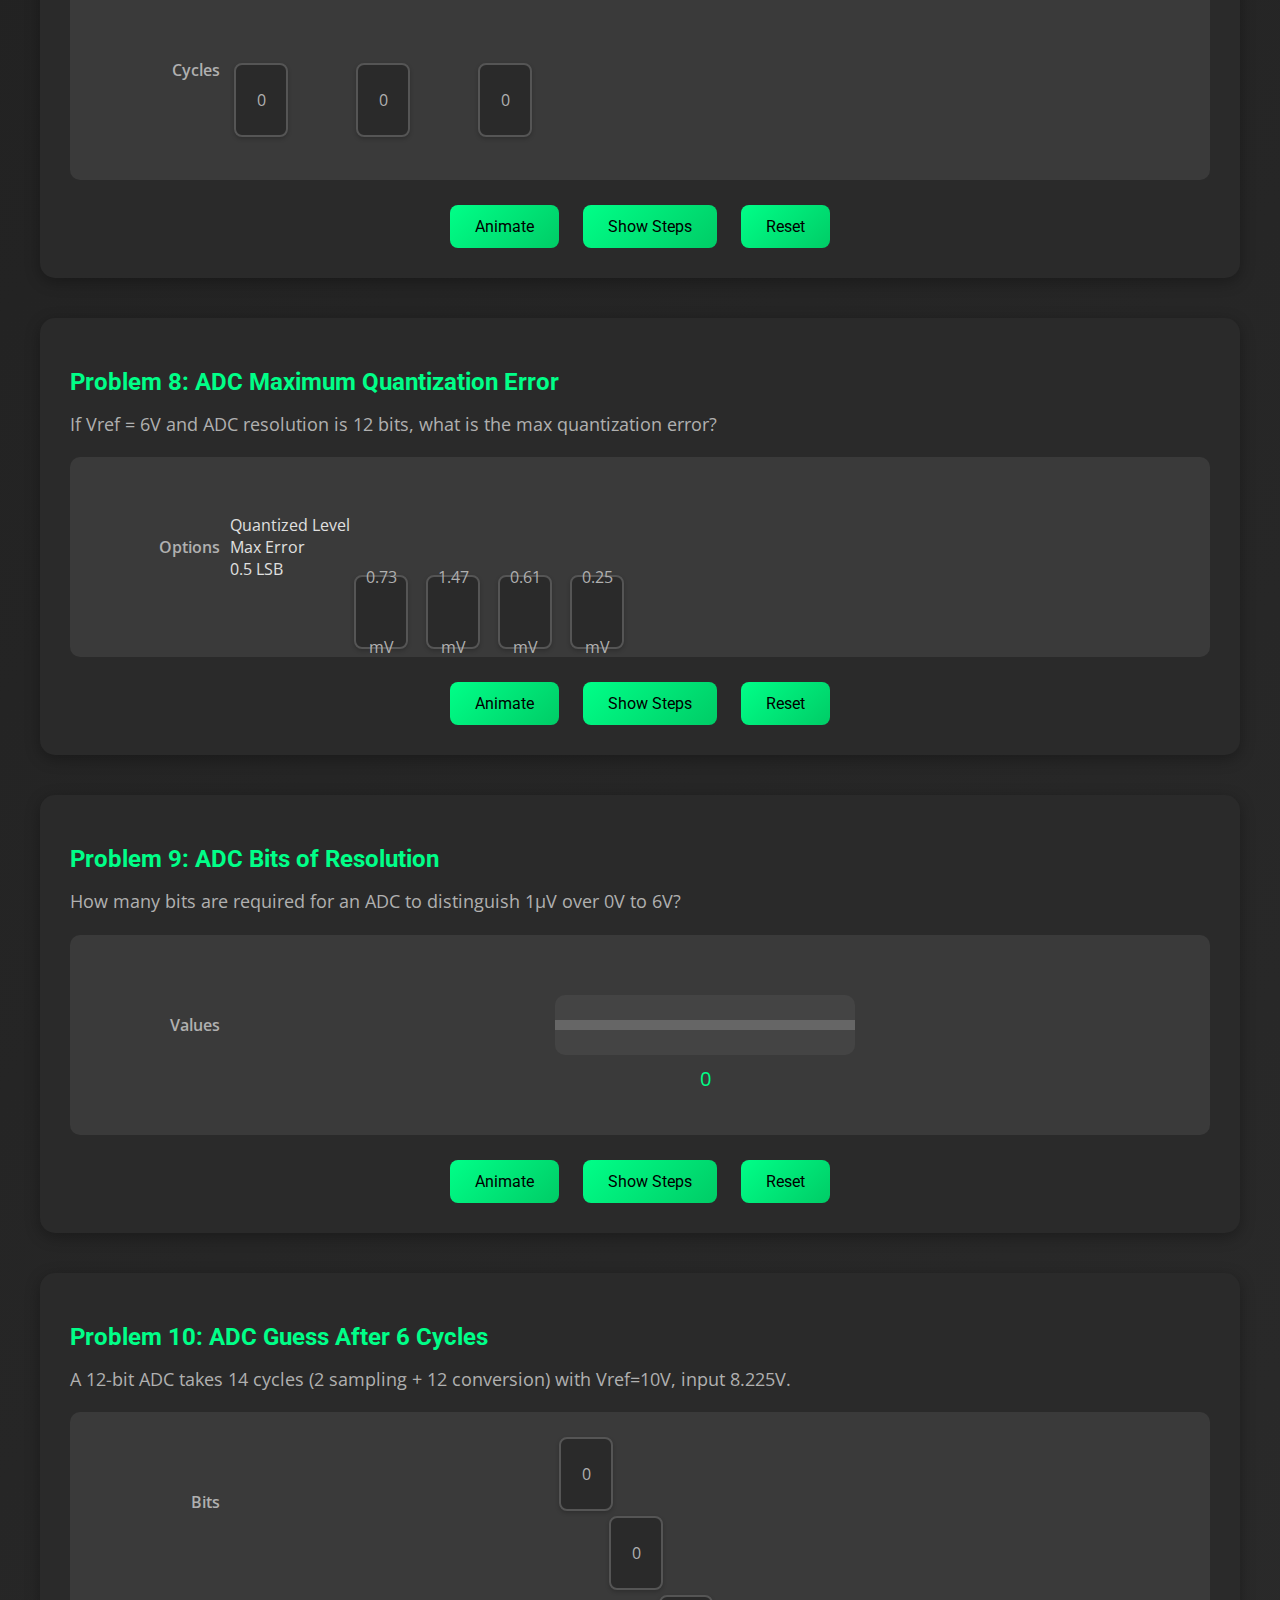
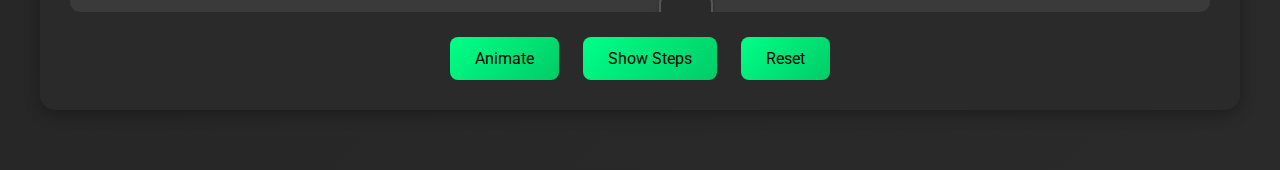
<file: hw4/hw4.html>
<!DOCTYPE html>
<html lang="en">
<head>
    <meta charset="UTF-8">
    <meta name="viewport" content="width=device-width, initial-scale=1.0">
    <title>ECE362 HW4 Study Animations</title>
    <link href="https://fonts.googleapis.com/css2?family=Roboto:wght@400;700&family=Open+Sans:wght@400;600&display=swap" rel="stylesheet">
    <link rel="stylesheet" href="style.css"> <!-- Link to your CSS file -->
</head>
<body>
    <div class="navbar">
        <a href="../index.html">Home</a>
        <a href="../hw2/hw2.html">HW2</a>
        <a href="../hw3/hw3.html">HW3</a>
        <a href="hw4.html">HW4</a>
        <a href="../hw5/hw5.html">HW5</a>
        <a href="../hw6/hw6.html">HW6</a>
    </div>
    <h1>ECE362 HW4 Study Animations</h1>

    <div class="content">
        <!-- Problem 1: DMA -->
        <div class="section" id="dma-statements-section">
            <h2>Problem 1: DMA Controller Statements</h2>
            <div class="description">Select all statements true for Direct Memory Access Controller.</div>
            <div class="signal-container">
                <div class="signal-row">
                    <span class="signal-label">Options</span>
                    <div class="signal-bits" id="dma-statements-options"></div>
                </div>
            </div>
            <div class="calculation-steps" id="dma-statements-steps">
                <p>a: Processor involvement - Incorrect</p>
                <p>b: Bus access - Correct</p>
                <p>c: Flow-through same cycle - Incorrect</p>
                <p>d: Flow-through memory transfer - Incorrect</p>
                <p>e: Multi-channel - Correct</p>
            </div>
            <div class="controls">
                <button id="dma-statements-animate-btn">Animate</button>
                <button id="dma-statements-steps-btn">Show Steps</button>
                <button id="dma-statements-reset-btn">Reset</button>
            </div>
        </div>

        <!-- Problem 2: Q4.4 -->
        <div class="section" id="q44-binary-section">
            <h2>Problem 2: Q4.4 Fixed Point Binary Fraction</h2>
            <div class="description">What is the unsigned Q4.4 fixed point binary fraction representation of 15.1897?</div>
            <div class="signal-container">
                <div class="signal-row">
                    <span class="signal-label">Binary</span>
                    <div class="signal-bits" id="q44-binary-bits"></div>
                </div>
            </div>
            <div class="calculation-steps" id="q44-binary-steps">
                <p>Integer part: 15 (1111)</p>
                <p>Fractional part: 0.1875 (0011)</p>
                <p>Q4.4: 11110011</p>
            </div>
            <div class="controls">
                <button id="q44-binary-animate-btn">Animate</button>
                <button id="q44-binary-steps-btn">Show Steps</button>
                <button id="q44-binary-reset-btn">Reset</button>
            </div>
        </div>

        <!-- Problem 3: DAC Right-Aligned -->
        <div class="section" id="dac-section">
            <h2>Problem 3: DAC Output (Right Aligned)</h2>
            <div class="description">A 12-bit DAC with Vref=3V reads 0x08EA (right-aligned).</div>
            <div class="signal-container">
                <div class="signal-row">
                    <span class="signal-label">Bits</span>
                    <div class="signal-bits" id="dac-bits"></div>
                </div>
            </div>
             <div class="calculation-steps" id="dac-steps">
                <p>0x08EA (right 12 bits) = 2282</p>
                <p>Vout = 3 * 2282 / (2^12 - 1)</p>
                <p>Vout = 1.671 V</p>
            </div>
            <div class="controls">
                <button id="dac-animate-btn">Animate</button>
                <button id="dac-steps-btn">Show Steps</button>
                <button id="dac-reset-btn">Reset</button>
            </div>
        </div>

        <!-- Problem 4: DAC Left-Aligned -->
        <div class="section" id="dac-left-aligned-section">
            <h2>Problem 4: DAC Output (Left Aligned)</h2>
            <div class="description">A 12-bit DAC with Vref=3V reads 0x08EA (left-aligned).</div>
            <div class="signal-container">
                <div class="signal-row">
                    <span class="signal-label">Bits</span>
                    <div class="signal-bits" id="dac-left-aligned-bits"></div>
                </div>
            </div>
            <div class="calculation-steps" id="dac-left-aligned-steps">
                <p>0x08EA (left 12 bits) = 142</p>
                <p>Vout = 3 * 142 / (2^12 - 1)</p>
                <p>Vout = 0.104 V</p>
            </div>
            <div class="controls">
                <button id="dac-left-aligned-animate-btn">Animate</button>
                <button id="dac-left-aligned-steps-btn">Show Steps</button>
                <button id="dac-left-aligned-reset-btn">Reset</button>
            </div>
        </div>

        <!-- Problem 5: DAC Error -->
        <div class="section" id="dac-error-section">
            <h2>Problem 5: 1-bit DAC Maximum Error</h2>
            <div class="description">In a 1-bit DAC, if R value can vary +/-10%, what is the maximum error on Vout?</div>
             <div class="signal-container">
                <div class="signal-row">
                    <span class="signal-label">Options</span>
                    <div class="signal-bits" id="dac-error-options"></div>
                </div>
            </div>
           <div class="calculation-steps" id="dac-error-steps">
                <p>R1 = 1.1, R2 = 0.9</p>
                <p>Vout = Vref * 0.9 / (1.1 + 0.9) = 0.45 Vref</p>
                <p>Error = |0.45 Vref - 0.5 Vref| = 0.05 Vref</p>
            </div>
            <div class="controls">
                <button id="dac-error-animate-btn">Animate</button>
                <button id="dac-error-steps-btn">Show Steps</button>
                <button id="dac-error-reset-btn">Reset</button>
            </div>
        </div>

        <!-- Problem 6: ADC Sampling -->
        <div class="section" id="adc-sampling-rate-section">
            <h2>Problem 6: ADC Sampling Rate Statements</h2>
            <div class="description">Which statement is true regarding the ADC sampling rate?</div>
            <div class="signal-container">
                <div class="signal-row">
                    <span class="signal-label">Options</span>
                    <div class="signal-bits" id="adc-sampling-rate-options"></div>
                </div>
            </div>
             <div class="calculation-steps" id="adc-sampling-rate-steps">
                <p>a: Clock frequency - Incorrect</p>
                <p>b: Nyquist theorem - Correct</p>
                <p>c: Minimum time - Incorrect</p>
                <p>d: High sampling rate - Incorrect</p>
            </div>
            <div class="controls">
                <button id="adc-sampling-rate-animate-btn">Animate</button>
                <button id="adc-sampling-rate-steps-btn">Show Steps</button>
                <button id="adc-sampling-rate-reset-btn">Reset</button>
            </div>
        </div>

        <!-- Problem 7: ADC Cycles -->
        <div class="section" id="adc-cycles-section">
            <h2>Problem 7: ADC Total Cycles</h2>
            <div class="description">A 12-bit ADC has a sampling time of 10 cycles.</div>
             <div class="signal-container">
                <div class="signal-row">
                    <span class="signal-label">Cycles</span>
                    <div class="signal-bits" id="adc-cycles"></div>
                </div>
            </div>
            <div class="calculation-steps" id="adc-cycles-steps">
                <p>Sampling: 10 cycles</p>
                <p>Conversion: 12 cycles</p>
                <p>Total: 10 + 12 = 22 cycles</p>
            </div>
            <div class="controls">
                <button id="adc-cycles-animate-btn">Animate</button>
                <button id="adc-cycles-steps-btn">Show Steps</button>
                <button id="adc-cycles-reset-btn">Reset</button>
            </div>
        </div>

        <!-- Problem 8: ADC Quantization Error -->
        <div class="section" id="adc-quantization-error-section">
            <h2>Problem 8: ADC Maximum Quantization Error</h2>
            <div class="description">If Vref = 6V and ADC resolution is 12 bits, what is the max quantization error?</div>
            <div class="signal-container">
                <div class="signal-row">
                    <span class="signal-label">Options</span>
                    <div class="signal-bits" id="adc-quantization-error-options"></div>
                </div>
            </div>
            <div class="calculation-steps" id="adc-quantization-error-steps">
                <p>LSB = 6 / (2^12 - 1)</p>
                <p>Max Error = 1/2 * LSB</p>
                <p>Max Error = 0.73 mV</p>
            </div>
            <div class="controls">
                <button id="adc-quantization-error-animate-btn">Animate</button>
                <button id="adc-quantization-error-steps-btn">Show Steps</button>
                <button id="adc-quantization-error-reset-btn">Reset</button>
            </div>
        </div>

        <!-- Problem 9: ADC Resolution -->
        <div class="section" id="adc-resolution-bits-section">
            <h2>Problem 9: ADC Bits of Resolution</h2>
            <div class="description">How many bits are required for an ADC to distinguish 1µV over 0V to 6V?</div>
             <div class="signal-container">
                <div class="signal-row">
                    <span class="signal-label">Values</span>
                    <div class="signal-bits" id="adc-resolution-bits"></div>
                </div>
            </div>
            <div class="calculation-steps" id="adc-resolution-bits-steps">
                <p>Range: 6V</p>
                <p>Resolution: 1µV</p>
                <p>Bits Needed: 23</p>
            </div>
            <div class="controls">
                <button id="adc-resolution-bits-animate-btn">Animate</button>
                <button id="adc-resolution-bits-steps-btn">Show Steps</button>
                <button id="adc-resolution-bits-reset-btn">Reset</button>
            </div>
        </div>

        <!-- Problem 10: ADC Guess -->
        <div class="section" id="adc-guess-section">
            <h2>Problem 10: ADC Guess After 6 Cycles</h2>
            <div class="description">A 12-bit ADC takes 14 cycles (2 sampling + 12 conversion) with Vref=10V, input 8.225V.</div>
             <div class="signal-container">
                <div class="signal-row">
                    <span class="signal-label">Bits</span>
                    <div class="signal-bits" id="adc-guess"></div>
                </div>
            </div>
            <div class="calculation-steps" id="adc-guess-steps">
                <p>6 cycles = 2 sampling + 4 conversion</p>
                <p>After 4 bits: 1101 (0.8125 * 10V)</p>
                <p>Guess: 8.125V</p>
            </div>
            <div class="controls">
                <button id="adc-guess-animate-btn">Animate</button>
                <button id="adc-guess-steps-btn">Show Steps</button>
                <button id="adc-guess-reset-btn">Reset</button>
            </div>
        </div>
    </div>

    <div id="back-to-top" onclick="scrollToTop()">↑</div>
    <script src="script.js"></script> <!-- Link to your JavaScript file -->
</body>
</html>
</file>
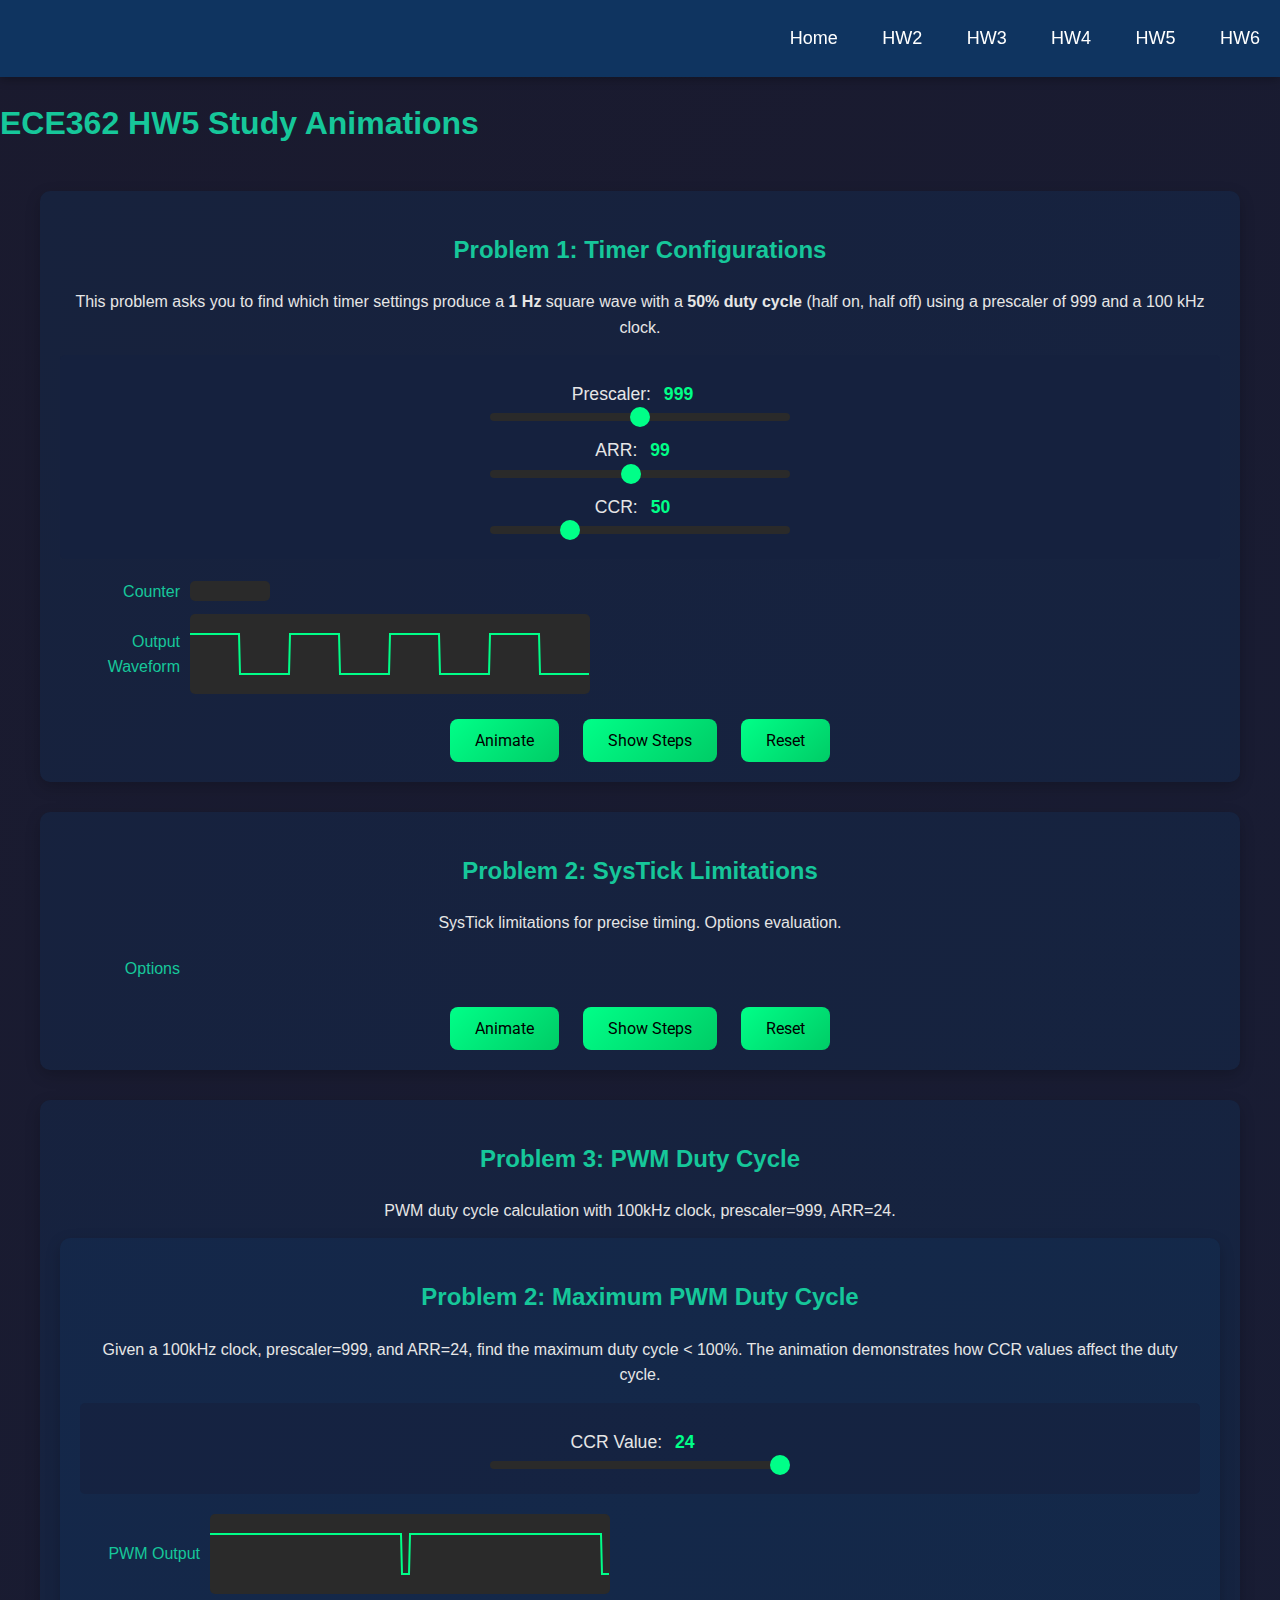
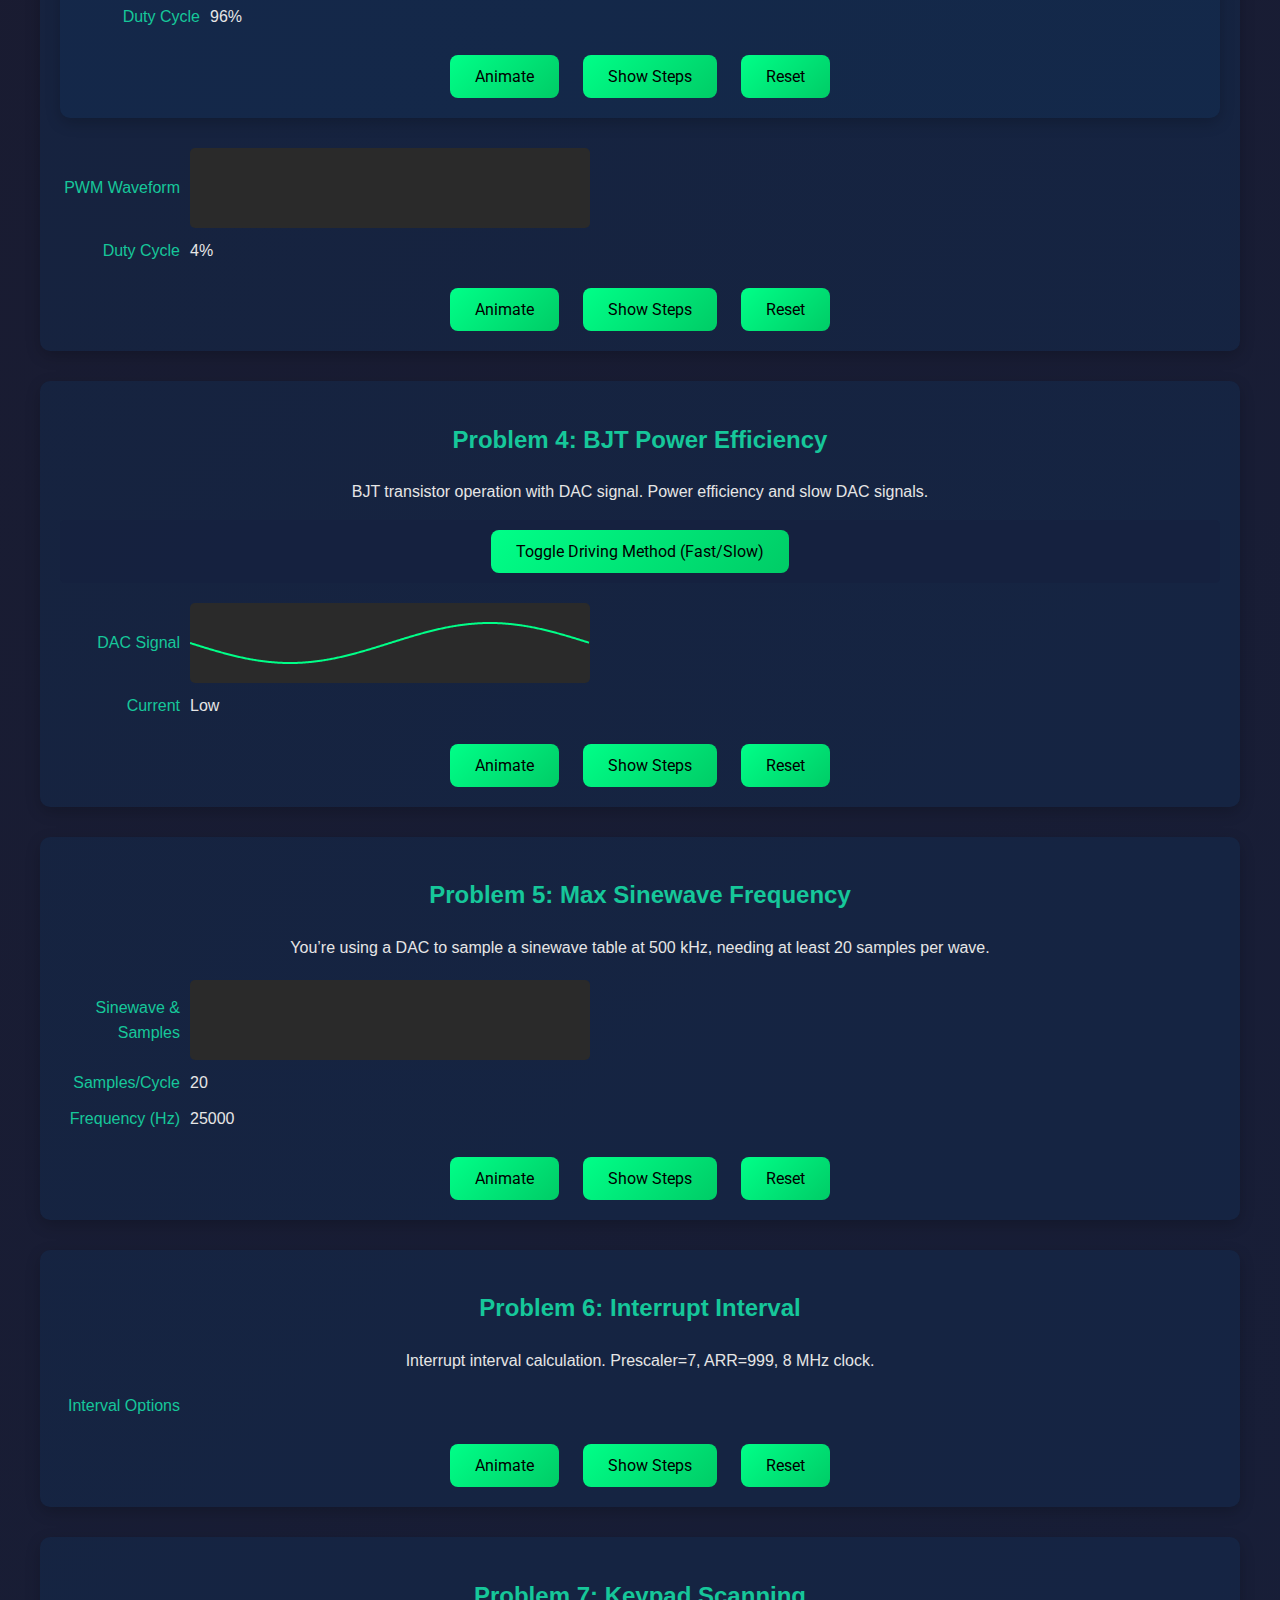
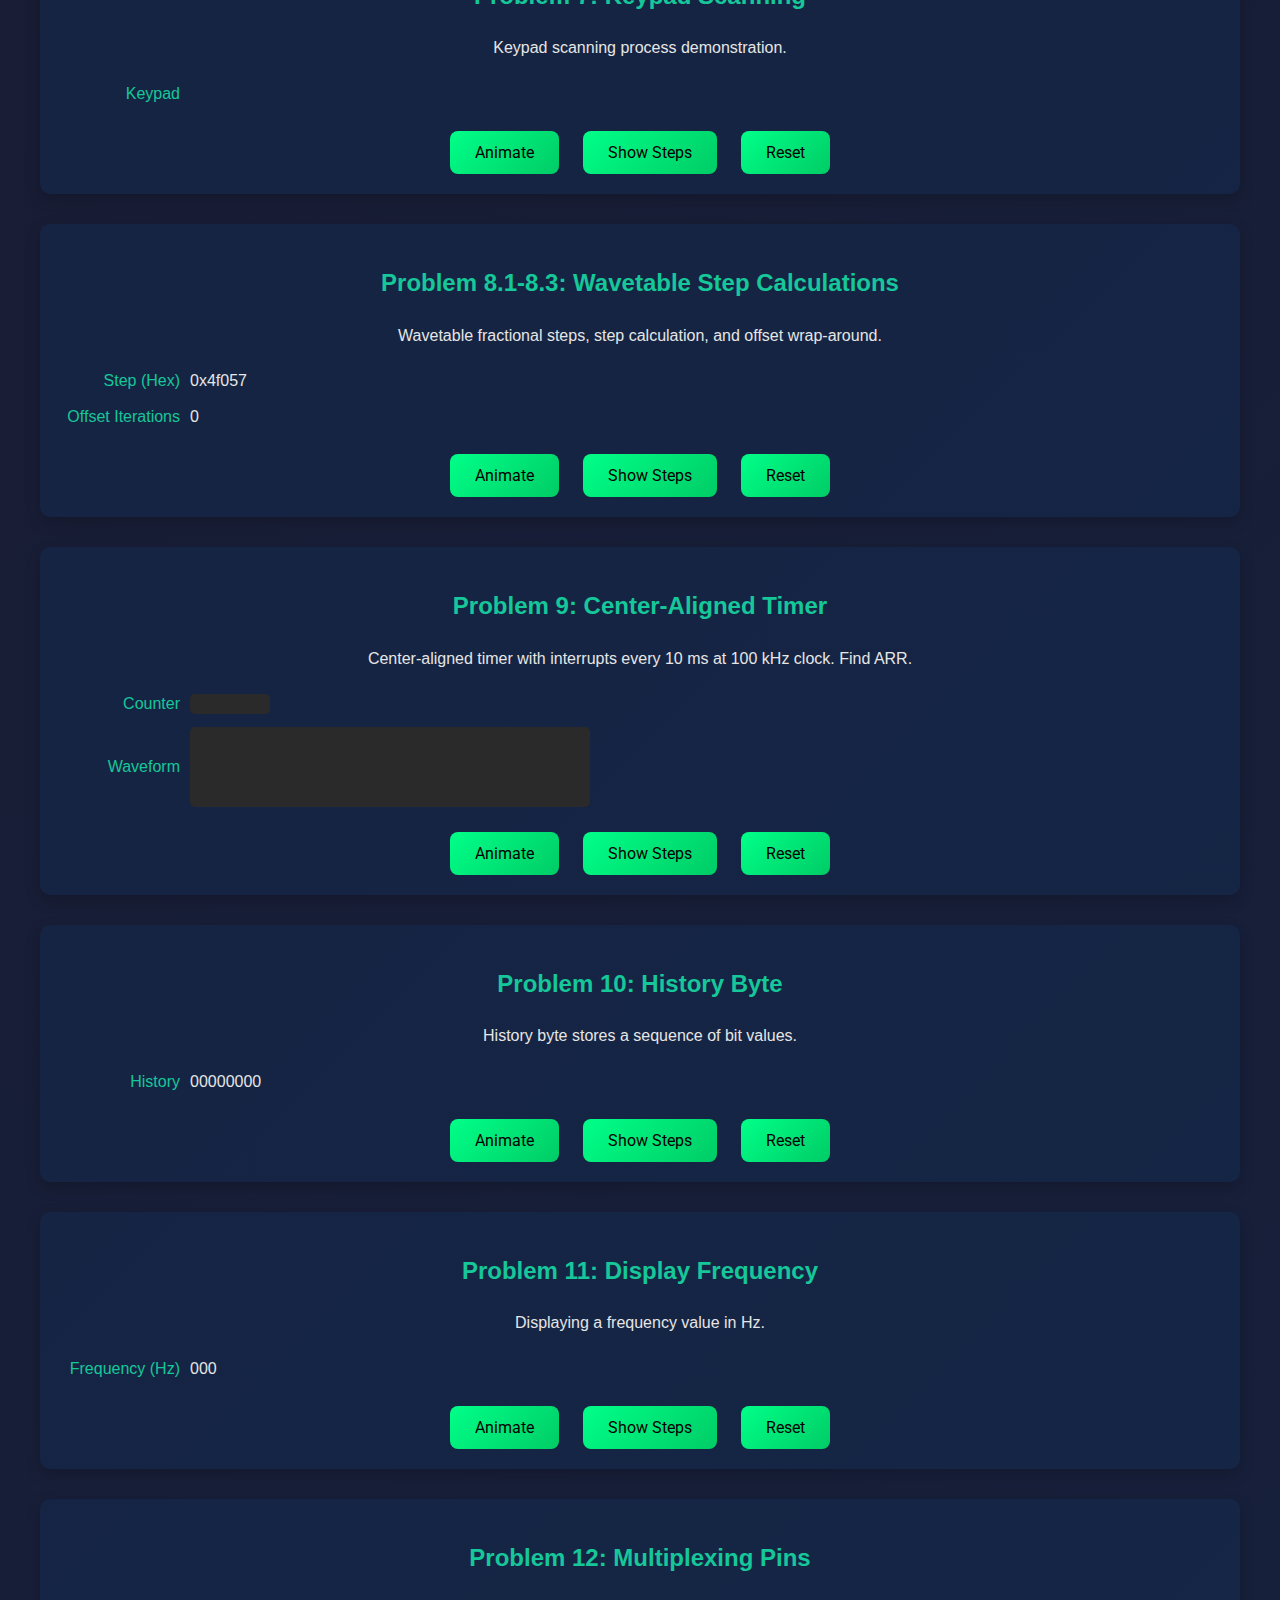
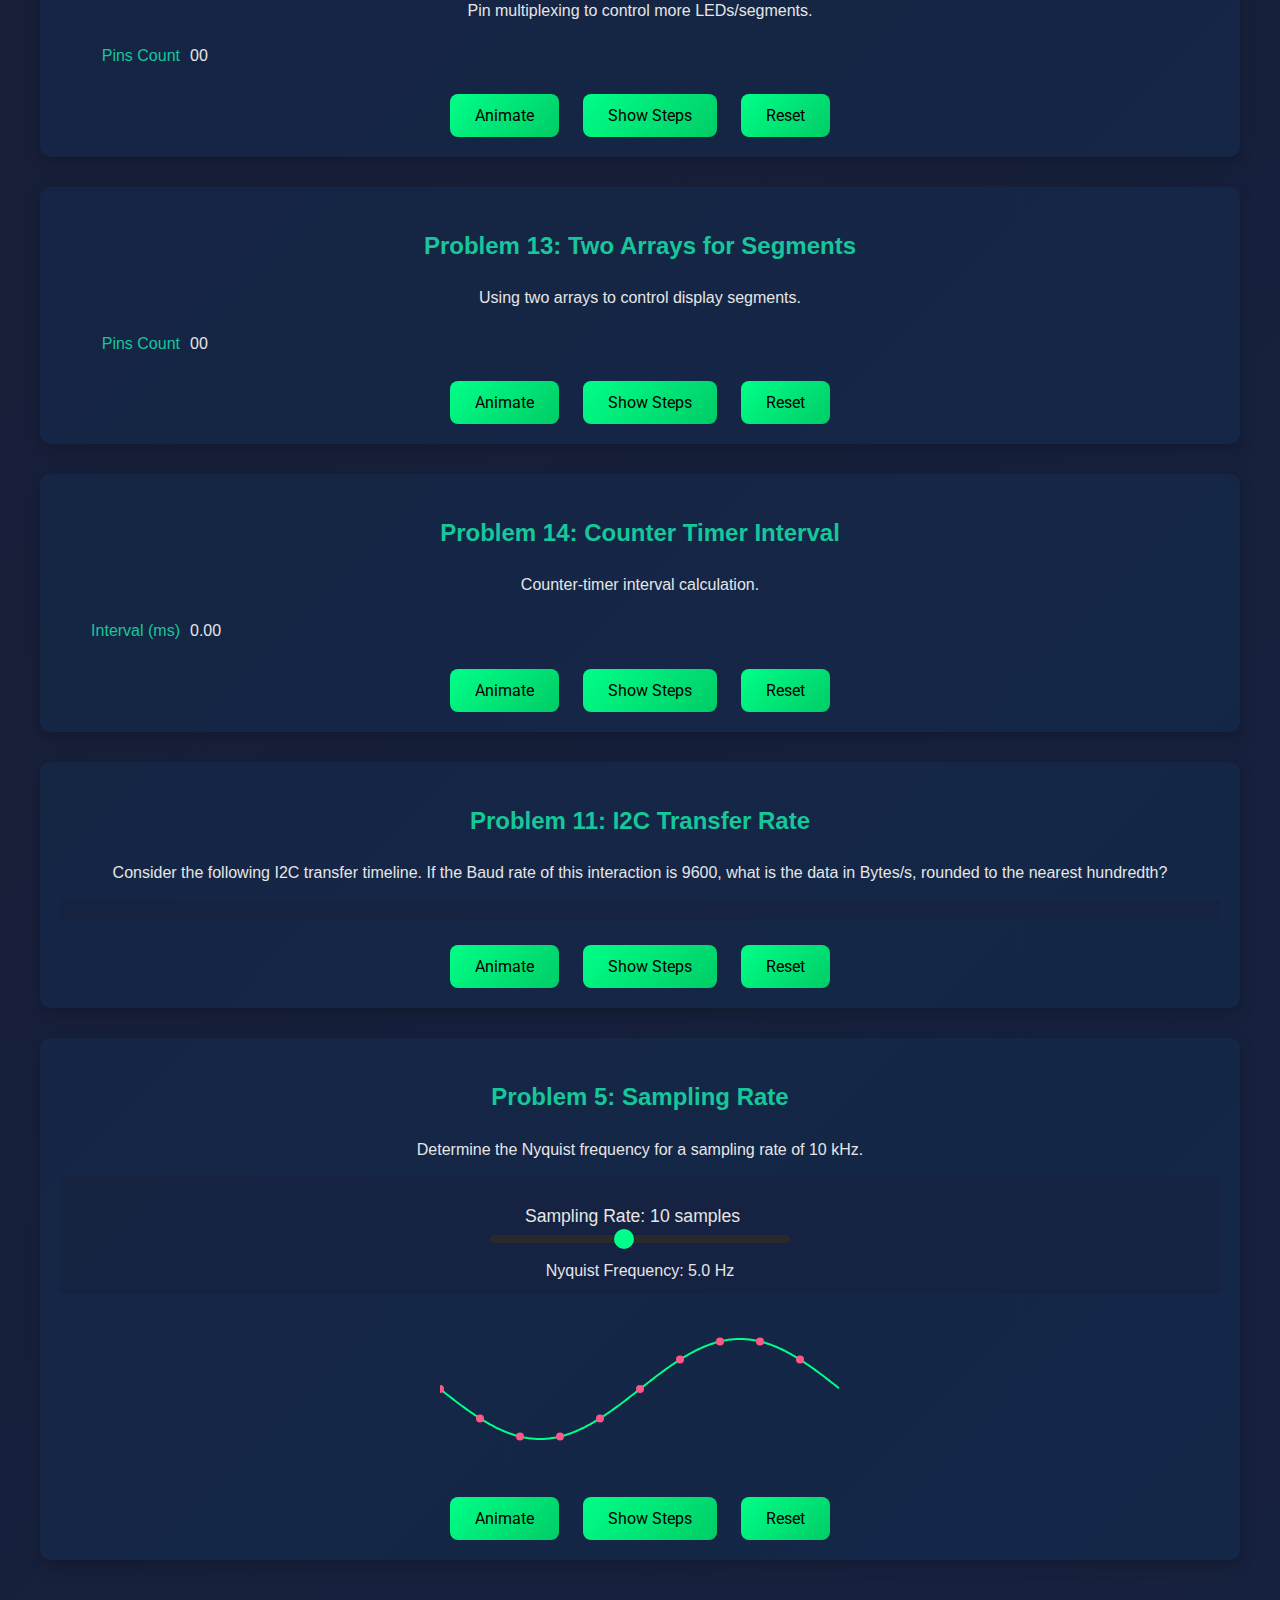
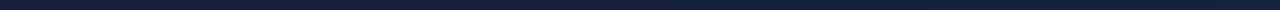
<file: hw5/hw5.html>
<!DOCTYPE html>
<html lang="en">
<head>
    <meta charset="UTF-8">
    <meta name="viewport" content="width=device-width, initial-scale=1.0">
    <title>ECE362 HW5 Study Animations</title>
    <link href="https://fonts.googleapis.com/css2?family=Roboto:wght@400;700&family=Open+Sans:wght@400;600&display=swap" rel="stylesheet">
    <link rel="stylesheet" href="style.css">
</head>
<body>
    <div class="navbar">
        <a href="../index.html">Home</a>
        <a href="../hw2/hw2.html">HW2</a>
        <a href="../hw3/hw3.html">HW3</a>
        <a href="../hw4/hw4.html">HW4</a>
        <a href="hw5.html">HW5</a>
        <a href="../hw6/hw6.html">HW6</a>
    </div>
    <h1>ECE362 HW5 Study Animations</h1>
    <div class="content">

<div class="section" id="timer-section">
        <h2>Problem 1: Timer Configurations</h2>
        <div class="description">
            This problem asks you to find which timer settings produce a <strong>1 Hz</strong> square wave with a <strong>50% duty cycle</strong> (half on, half off) using a prescaler of 999 and a 100 kHz clock.
        </div>
        <div class="interactive-controls" id="timer-controls">
            <div class="slider-container">
                <label>Prescaler: <span class="slider-value" id="prescaler-value">999</span></label>
                <input type="range" id="timer-prescaler" min="0" max="2000" value="999">
            </div>
            <div class="slider-container">
                <label>ARR: <span class="slider-value" id="arr-value">99</span></label>
                <input type="range" id="timer-arr" min="10" max="200" value="99">
            </div>
            <div class="slider-container">
                <label>CCR: <span class="slider-value" id="ccr-value">50</span></label>
                <input type="range" id="timer-ccr" min="0" max="200" value="50">
            </div>
        </div>
        <div class="signal-container timer-signal-container">
            <div class="signal-row">
                <span class="signal-label">Counter</span>
                <div class="visual-counter" id="timer-counter-display"></div>
            </div>
            <div class="signal-row">
                <span class="signal-label">Output Waveform</span>
                <canvas class="waveform-canvas" id="timer-output-waveform" width="400" height="80"></canvas>
            </div>
        </div>
        <div class="calculation-steps" id="timer-config-steps">
            <p id="timer-freq-step">Timer Frequency = 100 kHz / (1+<span id="timer-prescaler-val">999</span>) / (1+<span id="timer-arr-val">99</span>) = <span id="timer-calculated-freq">1</span> Hz</p>
            <p id="timer-duty-step">Duty Cycle = <span id="timer-ccr-val">50</span> / (<span id="timer-arr-val-duty">99</span>+1) = <span id="timer-calculated-duty">50</span>%</p>
        </div>
        <div class="controls">
            <button id="timer-config-animate-btn">Animate</button>
            <button id="timer-config-steps-btn">Show Steps</button>
            <button id="timer-config-reset-btn">Reset</button>
        </div>
    </div>

    <div class="section" id="systick-limitations-section">
        <h2>Problem 2: SysTick Limitations</h2>
        <div class="description">
            SysTick limitations for precise timing. Options evaluation.
        </div>
        <div class="signal-container systick-limitations-signal-container">
            <div class="signal-row">
                <span class="signal-label">Options</span>
                <div class="signal-bits" id="systick-limitations-options"><div><span class="bit low">a</span><span class="bit low">b</span><span class="bit low">c</span><span class="bit low">d</span></div></div>
            </div>
        </div>
        <div class="calculation-steps" id="systick-limitations-steps">
            <p>SysTick is good for basic timekeeping but has limitations.</p>
            <p>Option 'c' aligns with typical SysTick use cases.</p>
            <p>Options 'a', 'b', and 'd' might be too demanding or not suitable for SysTick.</p>
        </div>
        <div class="controls">
            <button id="systick-limitations-animate-btn">Animate</button>
            <button id="systick-limitations-steps-btn">Show Steps</button>
            <button id="systick-limitations-reset-btn">Reset</button>
        </div>
    </div>

    <div class="section" id="pwm-section">
        <h2>Problem 3: PWM Duty Cycle</h2>
        <div class="description">
            PWM duty cycle calculation with 100kHz clock, prescaler=999, ARR=24.
        </div>
        <!-- Replace the Problem 2 section with this -->
        <div class="section" id="pwm-duty-section">
            <h2>Problem 2: Maximum PWM Duty Cycle</h2>
            <div class="description">
                Given a 100kHz clock, prescaler=999, and ARR=24, find the maximum duty cycle &lt; 100%. The animation demonstrates how CCR values affect the duty cycle.
            </div>
            <div class="interactive-controls" id="pwm-controls">
                <div class="slider-container">
                    <label>CCR Value: <span class="slider-value" id="ccr-value-pwm">24</span></label>
                    <input type="range" id="pwm-ccr" min="0" max="24" value="24">
                </div>
            </div>
            <div class="signal-container">
                <div class="signal-row">
                    <span class="signal-label">PWM Output</span>
                    <canvas class="waveform-canvas" id="pwm-waveform" width="400" height="80"></canvas>
                </div>
                <div class="signal-row">
                    <span class="signal-label">Duty Cycle</span>
                    <div class="value-display" id="duty-cycle-display">96%</div>
                </div>
            </div>
            <div class="calculation-steps" id="pwm-duty-steps">
                <p>ARR = 24, Total Period = ARR + 1 = 25 cycles</p>
                <p>Maximum On-time = 24 cycles (CCR = 24 or CCR = 0)</p>
                <p>Duty Cycle = 24/25 = 96%</p>
            </div>
            <div class="controls">
                <button id="pwm-animate-btn">Animate</button>
                <button id="pwm-steps-btn">Show Steps</button>
                <button id="pwm-reset-btn">Reset</button>
            </div>
        </div>
        <div class="signal-container pwm-signal-container">
            <div class="signal-row">
                <span class="signal-label">PWM Waveform</span>
                <canvas class="waveform-canvas" id="pwm-signal-waveform" width="400" height="80"></canvas>
            </div>
            <div class="signal-row">
                <span class="signal-label">Duty Cycle</span>
                <div class="value-display" id="pwm-duty-cycle-display">4%</div>
            </div>
        </div>
        <div class="calculation-steps" id="pwm-steps">
            <p id="pwm-period-step">Total Period = ARR + 1 = <span id="pwm-arr-val">24</span> + 1 = <span id="pwm-calculated-period">25</span> cycles</p>
            <p id="pwm-on-step">On Time = <span id="pwm-ccr-val-duty">1</span> cycle</p>
            <p id="pwm-duty-step">Duty Cycle = 1 / <span id="pwm-calculated-period-duty">25</span> = <span id="pwm-calculated-duty-percent">4</span>%</p>
        </div>
        <div class="controls">
            <button id="pwm-animate-btn">Animate</button>
            <button id="pwm-steps-btn">Show Steps</button>
            <button id="pwm-reset-btn">Reset</button>
        </div>
    </div>

    <div class="section" id="bjt-section">
        <h2>Problem 4: BJT Power Efficiency</h2>
        <div class="description">
            BJT transistor operation with DAC signal. Power efficiency and slow DAC signals.
        </div>
        <div class="interactive-controls" id="bjt-controls">
            <button id="toggle-dac-method">Toggle Driving Method (Fast/Slow)</button>
        </div>
        <div class="signal-container bjt-signal-container">
            <div class="signal-row">
                <span class="signal-label">DAC Signal</span>
                <canvas class="waveform-canvas" id="dac-signal-waveform" width="400" height="80"></canvas>
            </div>
            <div class="signal-row">
                <span class="signal-label">Current</span>
                <div class="value-display" id="current-signal-display">Low</div>
            </div>
        </div>
        <div class="calculation-steps" id="bjt-steps">
            <p>BJT acts as a current-controlled current source</p>
            <p>Slow DAC changes = Less switching losses</p>
            <p>Power efficiency improved with gradual transitions</p>
        </div>
        <div class="controls">
            <button id="bjt-animate-btn">Animate</button>
            <button id="bjt-steps-btn">Show Steps</button>
            <button id="bjt-reset-btn">Reset</button>
        </div>
    </div>

    <div class="section" id="sinewave-section">
        <h2>Problem 5: Max Sinewave Frequency</h2>
        <div class="description">
            You’re using a DAC to sample a sinewave table at 500 kHz, needing at least 20 samples per wave.
        </div>
        <div class="signal-container sinewave-signal-container">
            <div class="signal-row">
                <span class="signal-label">Sinewave & Samples</span>
                <canvas class="waveform-canvas" id="sinewave-canvas" width="400" height="80"></canvas>
            </div>
            <div class="signal-row">
                <span class="signal-label">Samples/Cycle</span>
                <div class="value-display" id="sinewave-samples-display">20</div>
            </div>
            <div class="signal-row">
                <span class="signal-label">Frequency (Hz)</span>
                <div class="value-display" id="sinewave-freq-display">25000</div>
            </div>
        </div>
        <div class="calculation-steps" id="sinewave-steps">
            <p>DAC Rate = 500,000 samples/second</p>
            <p>Samples per Cycle = 20</p>
            <p>Max Frequency = 500,000 / 20 = 25,000 Hz</p>
        </div>
        <div class="controls">
            <button id="sinewave-animate-btn">Animate</button>
            <button id="sinewave-steps-btn">Show Steps</button>
            <button id="sinewave-reset-btn">Reset</button>
        </div>
    </div>

    <div class="section" id="interrupt-interval-section">
        <h2>Problem 6: Interrupt Interval</h2>
        <div class="description">
            Interrupt interval calculation. Prescaler=7, ARR=999, 8 MHz clock.
        </div>
        <div class="signal-container interrupt-interval-signal-container">
            <div class="signal-row">
                <span class="signal-label">Interval Options</span>
                <div class="signal-bits" id="interrupt-interval-options"><div><span class="bit low">a</span><span class="bit low">b</span><span class="bit low">c</span><span class="bit low">d</span></div></div>
            </div>
        </div>
        <div class="calculation-steps" id="interrupt-interval-steps">
            <p>Interval = (Prescaler + 1) * (ARR + 1) / Clock Frequency</p>
            <p>Interval = (7 + 1) * (999 + 1) / 8,000,000 = 0.001 s = 1 ms</p>
        </div>
        <div class="controls">
            <button id="interrupt-interval-animate-btn">Animate</button>
            <button id="interrupt-interval-steps-btn">Show Steps</button>
            <button id="interrupt-interval-reset-btn">Reset</button>
        </div>
    </div>

    <div class="section" id="keypad-scanning-section">
        <h2>Problem 7: Keypad Scanning</h2>
        <div class="description">
            Keypad scanning process demonstration.
        </div>
        <div class="signal-container keypad-scanning-signal-container">
            <div class="signal-row">
                <span class="signal-label">Keypad</span>
                <div class="signal-bits" id="keypad-scanning-keypad"></div>
            </div>
        </div>
        <div class="calculation-steps" id="keypad-scanning-steps">
            <p>Keypad scanning involves sequentially activating rows and reading columns.</p>
            <p>This allows detection of which key is pressed using fewer pins.</p>
        </div>
        <div class="controls">
            <button id="keypad-scanning-animate-btn">Animate</button>
            <button id="keypad-scanning-steps-btn">Show Steps</button>
            <button id="keypad-scanning-reset-btn">Reset</button>
        </div>
    </div>

    <div class="section" id="wavetable-section">
        <h2>Problem 8.1-8.3: Wavetable Step Calculations</h2>
        <div class="description">
            Wavetable fractional steps, step calculation, and offset wrap-around.
        </div>
        <div class="signal-container wavetable-signal-container">
            <div class="signal-row">
                <span class="signal-label">Step (Hex)</span>
                <div class="value-display" id="wavetable-step-display">0x4f057</div>
            </div>
            <div class="signal-row">
                <span class="signal-label">Offset Iterations</span>
                <div class="value-display" id="wavetable-offset-display">0</div>
            </div>
        </div>
        <div class="calculation-steps" id="wavetable-steps">
            <p>Step = (493883 * 2^14) / 1000 = 0x4f057</p>
            <p>Offset increments by step each iteration</p>
            <p>Wraps after 203 iterations (0x2945f4)</p>
        </div>
        <div class="controls">
            <button id="wavetable-animate-btn">Animate</button>
            <button id="wavetable-steps-btn">Show Steps</button>
            <button id="wavetable-reset-btn">Reset</button>
        </div>
    </div>

    <div class="section" id="center-section">
        <h2>Problem 9: Center-Aligned Timer</h2>
        <div class="description">
            Center-aligned timer with interrupts every 10 ms at 100 kHz clock. Find ARR.
        </div>
        <div class="signal-container center-signal-container">
            <div class="signal-row">
                <span class="signal-label">Counter</span>
                <div class="visual-counter" id="center-counter-display"></div>
            </div>
            <div class="signal-row">
                <span class="signal-label">Waveform</span>
                <canvas class="waveform-canvas" id="center-waveform" width="400" height="80"></canvas>
            </div>
        </div>
        <div class="calculation-steps" id="center-steps">
            <p>Cycles = 100 kHz * 10 ms = 1000</p>
            <p>ARR = Cycles / 2 = 1000 / 2 = 500</p>
        </div>
        <div class="controls">
            <button id="center-animate-btn">Animate</button>
            <button id="center-steps-btn">Show Steps</button>
            <button id="center-reset-btn">Reset</button>
        </div>
    </div>

    <div class="section" id="history-byte-section">
        <h2>Problem 10: History Byte</h2>
        <div class="description">
            History byte stores a sequence of bit values.
        </div>
        <div class="signal-container history-byte-signal-container">
            <div class="signal-row">
                <span class="signal-label">History</span>
                <div class="signal-bits" id="history-byte-bits"><div><span class="bit low">0</span><span class="bit low">0</span><span class="bit low">0</span><span class="bit low">0</span><span class="bit low">0</span><span class="bit low">0</span><span class="bit low">0</span><span class="bit low">0</span></div></div>
            </div>
        </div>
        <div class="calculation-steps" id="history-byte-steps">
            <p>A history byte stores recent digital signal values.</p>
            <p>Useful for detecting patterns or changes over time.</p>
        </div>
        <div class="controls">
            <button id="history-byte-animate-btn">Animate</button>
            <button id="history-byte-steps-btn">Show Steps</button>
            <button id="history-byte-reset-btn">Reset</button>
        </div>
    </div>

    <div class="section" id="display-frequency-section">
        <h2>Problem 11: Display Frequency</h2>
        <div class="description">
            Displaying a frequency value in Hz.
        </div>
        <div class="signal-container display-frequency-signal-container">
            <div class="signal-row">
                <span class="signal-label">Frequency (Hz)</span>
                <div class="signal-bits" id="display-frequency-hz"><div><span class="bit low">0</span><span class="bit low">0</span><span class="bit low">0</span></div></div>
            </div>
        </div>
        <div class="calculation-steps" id="display-frequency-steps">
            <p>Displaying frequency often involves converting numerical values to digit representations.</p>
        </div>
        <div class="controls">
            <button id="display-frequency-animate-btn">Animate</button>
            <button id="display-frequency-steps-btn">Show Steps</button>
            <button id="display-frequency-reset-btn">Reset</button>
        </div>
    </div>

    <div class="section" id="multiplexing-pins-section">
        <h2>Problem 12: Multiplexing Pins</h2>
        <div class="description">
            Pin multiplexing to control more LEDs/segments.
        </div>
        <div class="signal-container multiplexing-pins-signal-container">
            <div class="signal-row">
                <span class="signal-label">Pins Count</span>
                <div class="signal-bits" id="multiplexing-pins-count"><div><span class="bit low">0</span><span class="bit low">0</span></div></div>
            </div>
        </div>
        <div class="calculation-steps" id="multiplexing-pins-steps">
            <p>Multiplexing allows using fewer pins to control multiple outputs.</p>
            <p>This is done by quickly switching between outputs.</p>
        </div>
        <div class="controls">
            <button id="multiplexing-pins-animate-btn">Animate</button>
            <button id="multiplexing-pins-steps-btn">Show Steps</button>
            <button id="multiplexing-pins-reset-btn">Reset</button>
        </div>
    </div>

    <div class="section" id="two-arrays-section">
        <h2>Problem 13: Two Arrays for Segments</h2>
        <div class="description">
            Using two arrays to control display segments.
        </div>
        <div class="signal-container two-arrays-signal-container">
            <div class="signal-row">
                <span class="signal-label">Pins Count</span>
                <div class="signal-bits" id="two-arrays-pins-count"><div><span class="bit low">0</span><span class="bit low">0</span></div></div>
            </div>
        </div>
        <div class="calculation-steps" id="two-arrays-steps">
            <p>Two arrays can simplify controlling 7-segment displays.</p>
            <p>One array for segment patterns, another for digit selection.</p>
        </div>
        <div class="controls">
            <button id="two-arrays-animate-btn">Animate</button>
            <button id="two-arrays-steps-btn">Show Steps</button>
            <button id="two-arrays-reset-btn">Reset</button>
        </div>
    </div>

    <div class="section" id="counter-timer-section">
        <h2>Problem 14: Counter Timer Interval</h2>
        <div class="description">
            Counter-timer interval calculation.
        </div>
        <div class="signal-container counter-timer-signal-container">
            <div class="signal-row">
                <span class="signal-label">Interval (ms)</span>
                <div class="signal-bits" id="counter-timer-interval-ms"><div><span class="bit low">0</span><span class="bit low">.</span><span class="bit low">0</span><span class="bit low">0</span></div></div>
            </div>
        </div>
        <div class="calculation-steps" id="counter-timer-steps">
            <p>Counter-timers can measure intervals between events.</p>
            <p>Interval calculation depends on clock frequency and timer settings.</p>
        </div>
        <div class="controls">
            <button id="counter-timer-animate-btn">Animate</button>
            <button id="counter-timer-steps-btn">Show Steps</button>
            <button id="counter-timer-reset-btn">Reset</button>
        </div>
    </div>

<div class="section" id="mosfet-switch-section">
    <h2>Problem 11: I2C Transfer Rate</h2>
    <div class="description">
        Consider the following I2C transfer timeline. If the Baud rate of this interaction is 9600, what is the data in Bytes/s, rounded to the nearest hundredth?
    </div>
    <div class="interactive-controls" id="mosfet-switch-options">
        <!-- Animation will be drawn here -->
    </div>
    <div class="calculation-steps" id="mosfet-switch-steps">
        <p>A complete transaction takes 29 signal changes or bits as shown above.</p>
        <p>The baud rate is signal changes every second. Therefore, total number of transactions in 1 second = 9600 / 29 = 331.03</p>
        <p>We have 2 bytes of data transmitted every 29 signal changes. Therefore in 9600 signal changes we have, 331.03 * 2 bytes of data transmitted, i.e. 662.07.</p>
        <p>Answer: 662.07 Bytes/s</p>
    </div>
    <div class="controls">
        <button id="mosfet-switch-animate-btn">Animate</button>
        <button id="mosfet-switch-steps-btn">Show Steps</button>
        <button id="mosfet-switch-reset-btn">Reset</button>
    </div>
</div>

<div class="section" id="sampling-rate-section">
    <h2>Problem 5: Sampling Rate</h2>
    <div class="description">
        Determine the Nyquist frequency for a sampling rate of 10 kHz.
    </div>
    <div class="interactive-controls">
        <div class="slider-container">
            <label>Sampling Rate: <span id="sampling-rate-display">10</span> samples</label>
            <input type="range" id="sampling-rate-slider" min="2" max="20" value="10">
        </div>
        <div class="value-display">
            <span>Nyquist Frequency: <span id="nyquist-freq-display">5.0</span> Hz</span>
        </div>
    </div>
    <div class="signal-container">
        <canvas id="sampling-rate-canvas" width="400" height="150"></canvas>
    </div>
    <div class="calculation-steps" id="sampling-rate-steps">
        <p>Nyquist Frequency = Sampling Rate / 2</p>
        <p>Nyquist Frequency = 10 kHz / 2 = 5 kHz</p>
    </div>
    <div class="controls">
        <button id="sampling-rate-animate-btn">Animate</button>
        <button id="sampling-rate-steps-btn">Show Steps</button>
        <button id="sampling-rate-reset-btn">Reset</button>
    </div>
</div>

</div>
<div id="back-to-top" onclick="scrollToTop()">↑</div>

    <script src="script.js"></script>

</body>
</html>
</file>
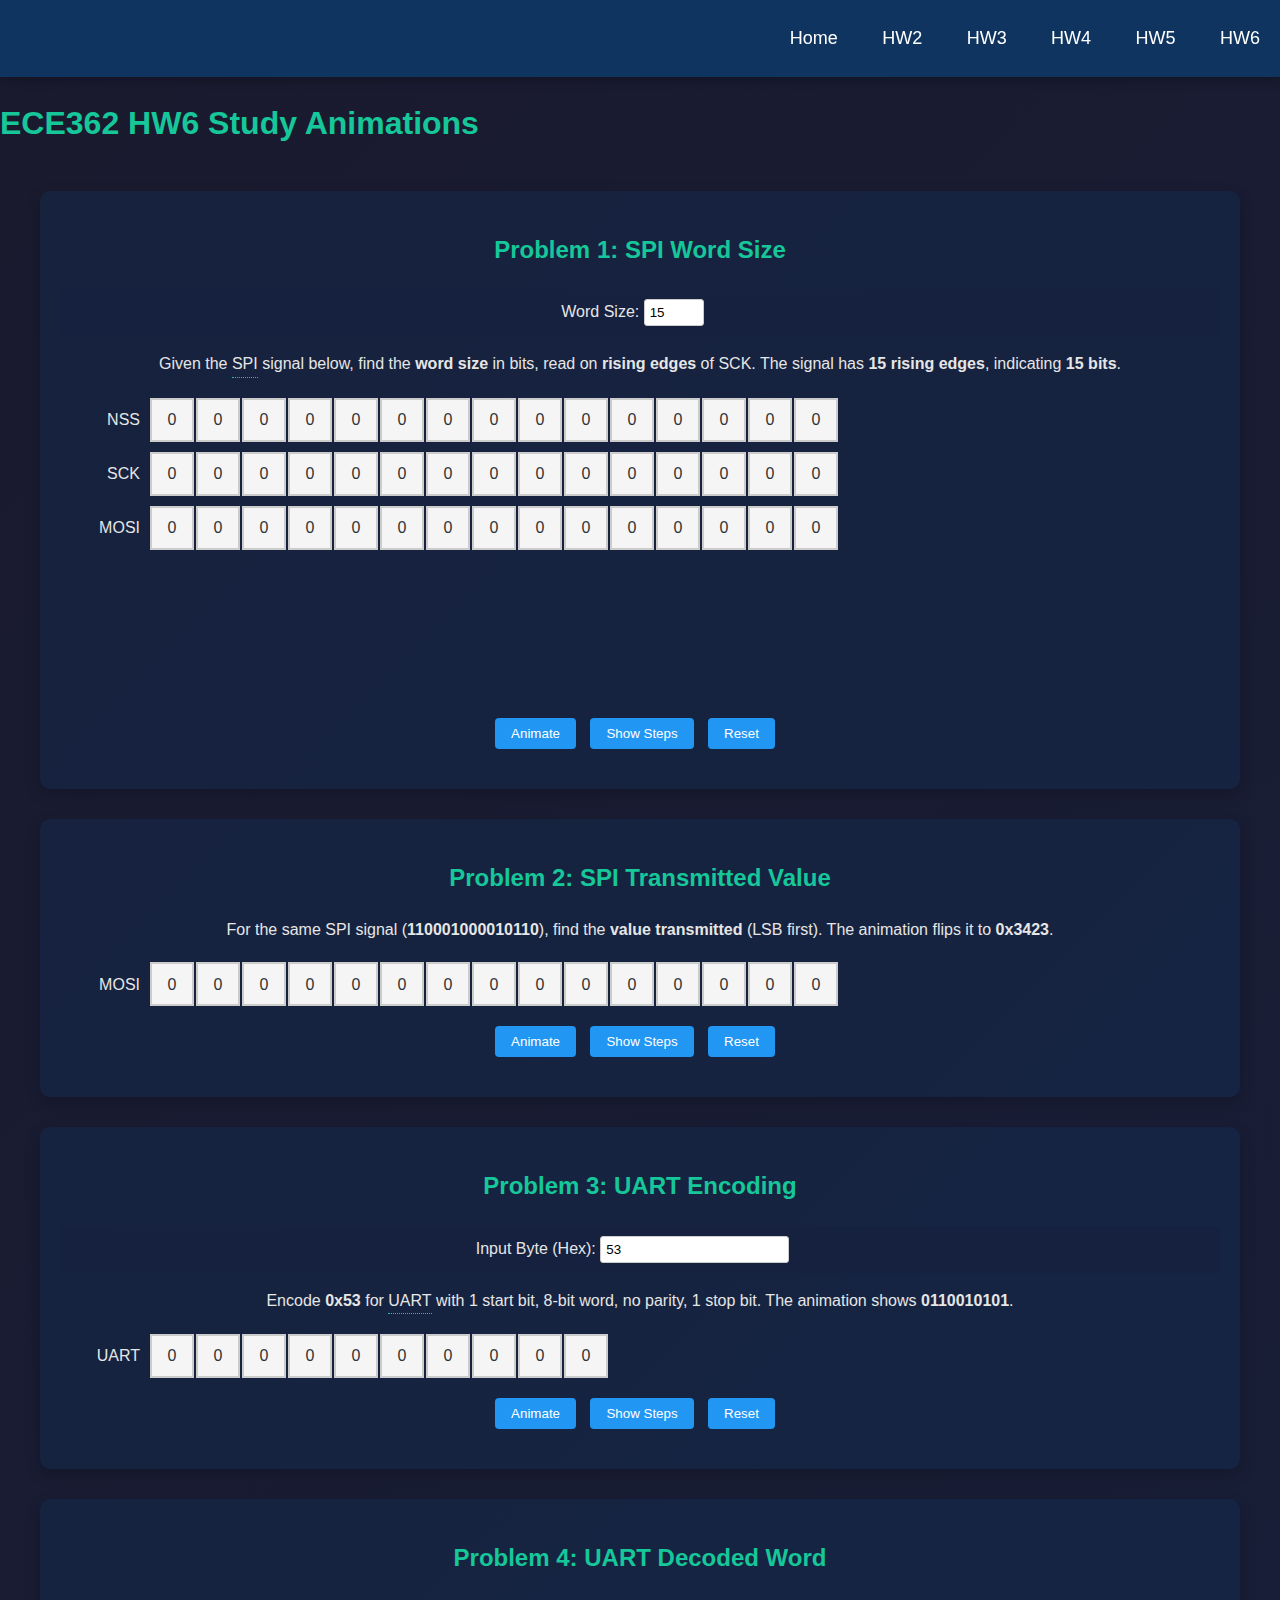
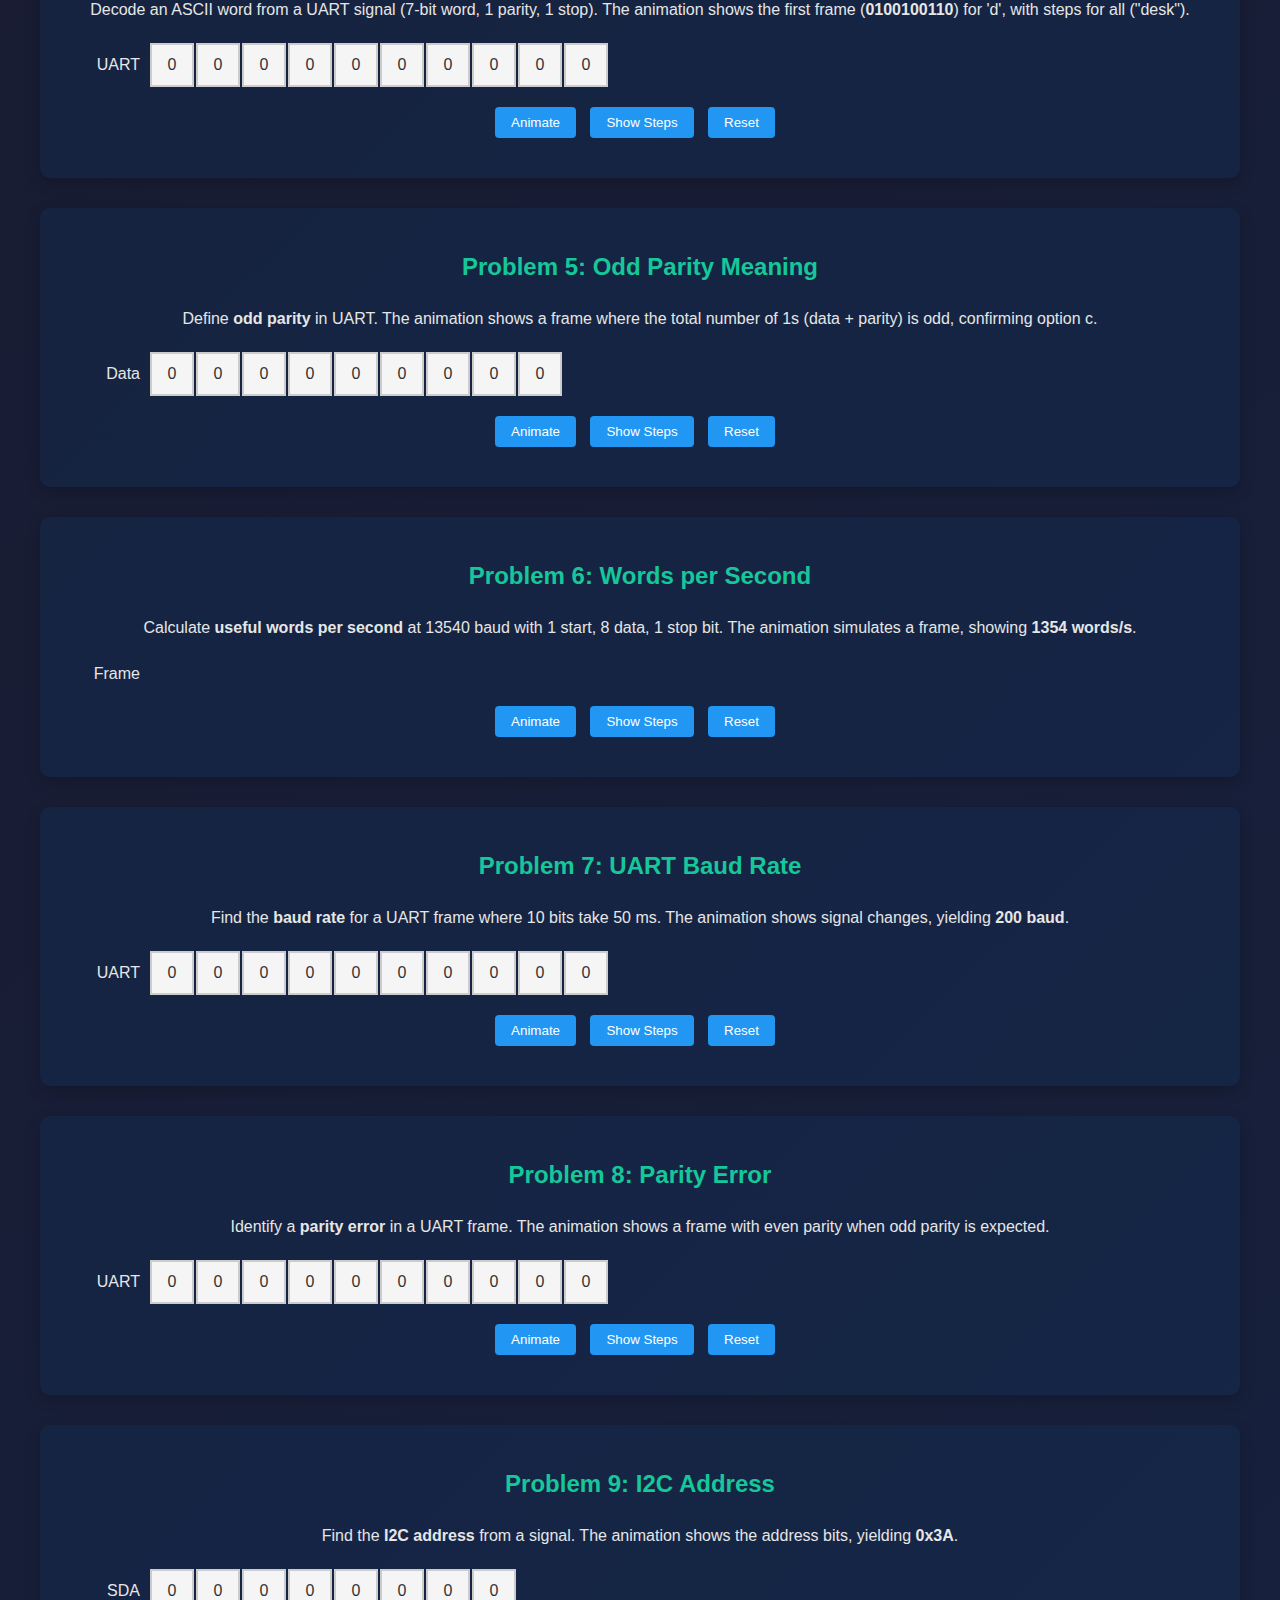
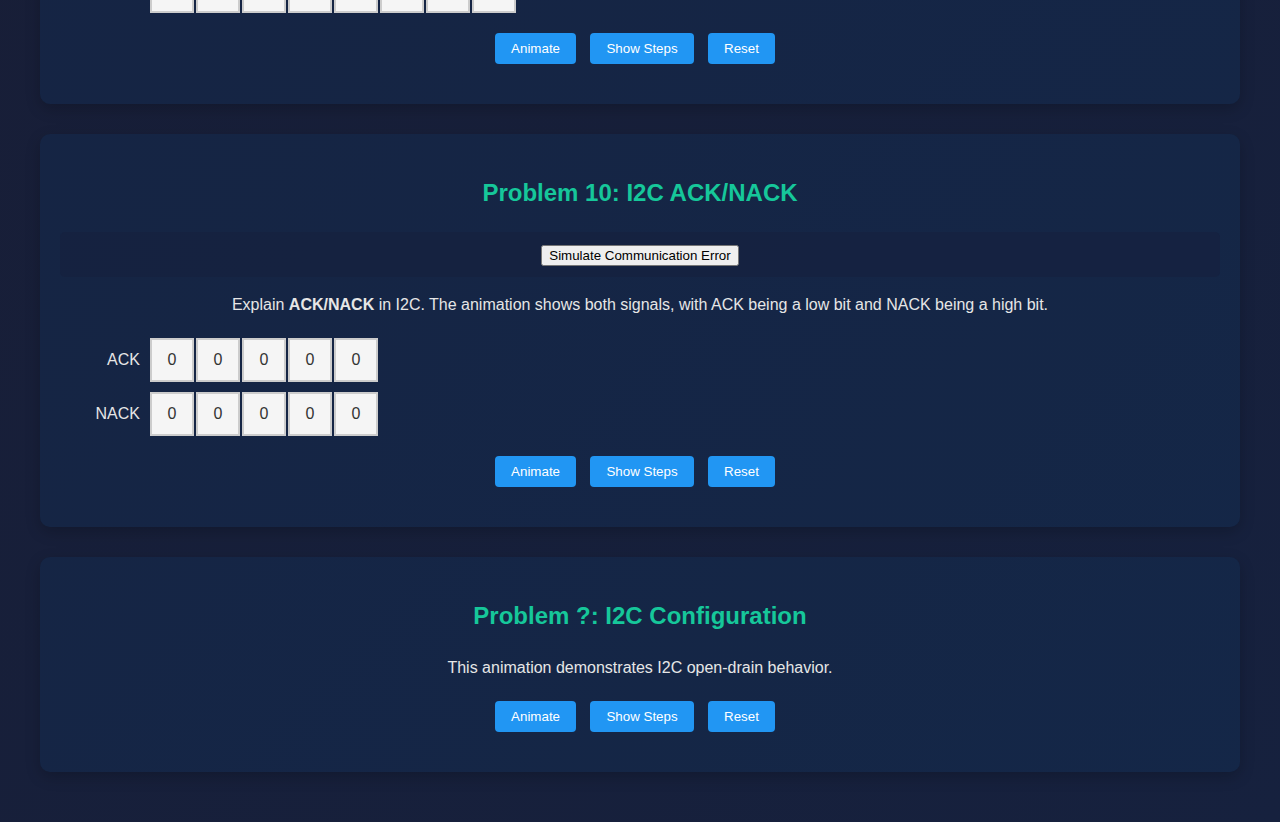
<file: hw6/hw6.html>
<!DOCTYPE html>
<html lang="en">
<head>
    <meta charset="UTF-8">
    <meta name="viewport" content="width=device-width, initial-scale=1.0">
    <title>ECE362 HW6 Study Animations</title>
    <link href="https://fonts.googleapis.com/css2?family=Roboto:wght@400;700&family=Open+Sans:wght@400;600&display=swap" rel="stylesheet">
    <link rel="stylesheet" href="style.css">
    <script src="../animation-utils.js"></script>
</head>
<body>
    <div class="navbar">
        <a href="../index.html">Home</a>
        <a href="../hw2/hw2.html">HW2</a>
        <a href="../hw3/hw3.html">HW3</a>
        <a href="../hw4/hw4.html">HW4</a>
        <a href="../hw5/hw5.html">HW5</a>
        <a href="hw6.html">HW6</a>
    </div>
    <h1>ECE362 HW6 Study Animations</h1>
    <div class="content">
        <!-- Problem 1 -->
        <div class="section" id="spi-word-section">
            <h2>Problem 1: SPI Word Size</h2>
            <!-- NEW: Add SPI interactive control -->
            <div class="interactive-controls" id="spi-controls">
                <label>Word Size: <input type="number" id="spi-word-size" min="8" max="32" value="15"></label>
            </div>
            <div class="description">
                Given the <span class="tooltip" data-tooltip="Serial Peripheral Interface: A synchronous protocol using clock (SCK) and data (MOSI) lines.">SPI</span> signal below, find the <strong>word size</strong> in bits, read on <strong>rising edges</strong> of SCK. The signal has <strong>15 rising edges</strong>, indicating <strong>15 bits</strong>.
            </div>
            <div class="signal-container" style="min-height: 300px;">
                <div class="signal-row">
                    <span class="signal-label">NSS</span>
                    <div class="signal-bits" id="spi-word-nss"></div>
                </div>
                <div class="signal-row">
                    <span class="signal-label">SCK</span>
                    <div class="signal-bits" id="spi-word-sck"></div>
                </div>
                <div class="signal-row">
                    <span class="signal-label">MOSI</span>
                    <div class="signal-bits" id="spi-word-mosi"></div>
                </div>
            </div>
            <div class="calculation-steps" id="spi-word-steps">
                <p>Count rising edges of SCK: 15</p>
                <p>Word size = 15 bits</p>
            </div>
            <div class="controls">
                <button id="spi-word-animate-btn">Animate</button>
                <button id="spi-word-steps-btn">Show Steps</button>
                <button id="spi-word-reset-btn">Reset</button>
            </div>
        </div>

        <!-- Problem 2 -->
        <div class="section" id="spi-value-section">
            <h2>Problem 2: SPI Transmitted Value</h2>
            <div class="description">
                For the same SPI signal (<strong>110001000010110</strong>), find the <strong>value transmitted</strong> (LSB first). The animation flips it to <strong>0x3423</strong>.
            </div>
            <div class="signal-container">
                <div class="signal-row">
                    <span class="signal-label">MOSI</span>
                    <div class="signal-bits" id="spi-value-mosi"></div>
                </div>
            </div>
            <div class="calculation-steps" id="spi-value-steps">
                <p>MOSI: 110001000010110</p>
                <p>Flip (LSB first): 0011010000010011</p>
                <p>Value = 0x3423</p>
            </div>
            <div class="controls">
                <button id="spi-value-animate-btn">Animate</button>
                <button id="spi-value-steps-btn">Show Steps</button>
                <button id="spi-value-reset-btn">Reset</button>
            </div>
        </div>

        <!-- Problem 3 -->
        <div class="section" id="uart-encode-section">
            <h2>Problem 3: UART Encoding</h2>
            <!-- NEW: Add UART interactive control -->
            <div class="interactive-controls" id="uart-controls">
                <label>Input Byte (Hex): <input type="text" id="uart-input-byte" value="53"></label>
            </div>
            <div class="description">
                Encode <strong>0x53</strong> for <span class="tooltip" data-tooltip="Universal Asynchronous Receiver/Transmitter: Sends data serially with start/stop bits.">UART</span> with 1 start bit, 8-bit word, no parity, 1 stop bit. The animation shows <strong>0110010101</strong>.
            </div>
            <div class="signal-container">
                <div class="signal-row">
                    <span class="signal-label">UART</span>
                    <div class="signal-bits" id="uart-encode-signal"></div>
                </div>
            </div>
            <div class="calculation-steps" id="uart-encode-steps">
                <p>Start Bit: 0</p>
                <p>Data (0x53 flipped): 11001010</p>
                <p>Stop Bit: 1</p>
                <p>Full Signal: 0110010101</p>
            </div>
            <div class="controls">
                <button id="uart-encode-animate-btn">Animate</button>
                <button id="uart-encode-steps-btn">Show Steps</button>
                <button id="uart-encode-reset-btn">Reset</button>
            </div>
        </div>

        <!-- Problem 4 -->
        <div class="section" id="uart-word-section">
            <h2>Problem 4: UART Decoded Word</h2>
            <div class="description">
                Decode an ASCII word from a UART signal (7-bit word, 1 parity, 1 stop). The animation shows the first frame (<strong>0100100110</strong>) for 'd', with steps for all ("desk").
            </div>
            <div class="signal-container">
                <div class="signal-row">
                    <span class="signal-label">UART</span>
                    <div class="signal-bits" id="uart-word-signal"></div>
                </div>
            </div>
            <div class="calculation-steps" id="uart-word-steps">
                <p>First: 0100100110 → 0010011 → 1100100 (0x64 = 'd')</p>
                <p>Second: 0100110110 → 1010011 → 1100101 (0x65 = 'e')</p>
                <p>Third: 0110101110 → 1101011 → 1110011 (0x73 = 's')</p>
                <p>Fourth: 0100111110 → 1111011 → 1101011 (0x6B = 'k')</p>
                <p>Word: "desk"</p>
            </div>
            <div class="controls">
                <button id="uart-word-animate-btn">Animate</button>
                <button id="uart-word-steps-btn">Show Steps</button>
                <button id="uart-word-reset-btn">Reset</button>
            </div>
        </div>

        <!-- Problem 5 -->
        <div class="section" id="parity-section">
            <h2>Problem 5: Odd Parity Meaning</h2>
            <div class="description">
                Define <strong>odd parity</strong> in UART. The animation shows a frame where the total number of 1s (data + parity) is odd, confirming option c.
            </div>
            <div class="signal-container">
                <div class="signal-row">
                    <span class="signal-label">Data</span>
                    <div class="signal-bits" id="parity-data"></div>
                </div>
            </div>
            <div class="calculation-steps" id="parity-steps">
                <p>Data: 10101010 (4 ones)</p>
                <p>Parity Bit: 1</p>
                <p>Total 1s: 5 (odd)</p>
            </div>
            <div class="controls">
                <button id="parity-animate-btn">Animate</button>
                <button id="parity-steps-btn">Show Steps</button>
                <button id="parity-reset-btn">Reset</button>
            </div>
        </div>

        <!-- Problem 6 -->
        <div class="section" id="baud-words-section">
            <h2>Problem 6: Words per Second</h2>
            <div class="description">
                Calculate <strong>useful words per second</strong> at 13540 baud with 1 start, 8 data, 1 stop bit. The animation simulates a frame, showing <strong>1354 words/s</strong>.
            </div>
            <div class="signal-container">
                <div class="signal-row">
                    <span class="signal-label">Frame</span>
                    <div class="signal-bits" id="baud-words-frame"></div>
                </div>
            </div>
            <div class="calculation-steps" id="baud-words-steps">
                <p>Total bits: 1 + 8 + 1 = 10</p>
                <p>Baud rate: 13540</p>
                <p>Words/s: 13540 / 10 = 1354</p>
            </div>
            <div class="controls">
                <button id="baud-words-animate-btn">Animate</button>
                <button id="baud-words-steps-btn">Show Steps</button>
                <button id="baud-words-reset-btn">Reset</button>
            </div>
        </div>

        <!-- Problem 7 -->
        <div class="section" id="baud-rate-section">
            <h2>Problem 7: UART Baud Rate</h2>
            <div class="description">
                Find the <strong>baud rate</strong> for a UART frame where 10 bits take 50 ms. The animation shows signal changes, yielding <strong>200 baud</strong>.
            </div>
            <div class="signal-container">
                <div class="signal-row">
                    <span class="signal-label">UART</span>
                    <div class="signal-bits" id="baud-rate-signal"></div>
                </div>
            </div>
            <div class="calculation-steps" id="baud-rate-steps">
                <p>10 bits in 50 ms</p>
                <p>Signal changes/s: 10 / 0.05 = 200</p>
            </div>
            <div class="controls">
                <button id="baud-rate-animate-btn">Animate</button>
                <button id="baud-rate-steps-btn">Show Steps</button>
                <button id="baud-rate-reset-btn">Reset</button>
            </div>
        </div>

        <!-- Problem 8 -->
        <div class="section" id="parity-error-section">
            <h2>Problem 8: Parity Error</h2>
            <div class="description">
                Identify a <strong>parity error</strong> in a UART frame. The animation shows a frame with even parity when odd parity is expected.
            </div>
            <div class="signal-container">
                <div class="signal-row">
                    <span class="signal-label">UART</span>
                    <div class="signal-bits" id="parity-error-signal"></div>
                </div>
            </div>
            <div class="calculation-steps" id="parity-error-steps">
                <p>Data: 10101010 (4 ones)</p>
                <p>Parity Bit: 0</p>
                <p>Total 1s: 4 (even)</p>
                <p>Expected: Odd parity (total should be odd)</p>
                <p>Result: Parity Error</p>
            </div>
            <div class="controls">
                <button id="parity-error-animate-btn">Animate</button>
                <button id="parity-error-steps-btn">Show Steps</button>
                <button id="parity-error-reset-btn">Reset</button>
            </div>
        </div>

        <!-- Problem 9 -->
        <div class="section" id="i2c-address-section">
            <h2>Problem 9: I2C Address</h2>
            <div class="description">
                Find the <strong>I2C address</strong> from a signal. The animation shows the address bits, yielding <strong>0x3A</strong>.
            </div>
            <div class="signal-container">
                <div class="signal-row">
                    <span class="signal-label">SDA</span>
                    <div class="signal-bits" id="i2c-address-sda"></div>
                </div>
            </div>
            <div class="calculation-steps" id="i2c-address-steps">
                <p>Address bits: 0111010</p>
                <p>R/W bit: 0 (write)</p>
                <p>7-bit address: 0x3A</p>
            </div>
            <div class="controls">
                <button id="i2c-address-animate-btn">Animate</button>
                <button id="i2c-address-steps-btn">Show Steps</button>
                <button id="i2c-address-reset-btn">Reset</button>
            </div>
        </div>

        <!-- Problem 10 -->
        <div class="section" id="i2c-ack-section">
            <h2>Problem 10: I2C ACK/NACK</h2>
            <!-- NEW: Add I2C interactive control -->
            <div class="interactive-controls" id="i2c-controls">
                <button id="simulate-i2c-error">Simulate Communication Error</button>
            </div>
            <div class="description">
                Explain <strong>ACK/NACK</strong> in I2C. The animation shows both signals, with ACK being a low bit and NACK being a high bit.
            </div>
            <div class="signal-container">
                <div class="signal-row">
                    <span class="signal-label">ACK</span>
                    <div class="signal-bits" id="i2c-ack-signal"></div>
                </div>
                <div class="signal-row">
                    <span class="signal-label">NACK</span>
                    <div class="signal-bits" id="i2c-nack-signal"></div>
                </div>
            </div>
            <div class="calculation-steps" id="i2c-ack-steps">
                <p>ACK: SDA pulled low</p>
                <p>NACK: SDA remains high</p>
            </div>
            <div class="controls">
                <button id="i2c-ack-animate-btn">Animate</button>
                <button id="i2c-ack-steps-btn">Show Steps</button>
                <button id="i2c-ack-reset-btn">Reset</button>
            </div>
        </div>

        <!-- NEW: I2C Configuration Section -->
        <div class="section" id="i2c-config-section">
            <h2>Problem ?: I2C Configuration</h2>
            <div class="description">
                This animation demonstrates I2C open-drain behavior.
            </div>
            <div id="i2c-config-sda"></div>  <!-- Added element for initI2cConfigAnimation -->
            <div class="controls">
                <button id="i2c-config-animate-btn">Animate</button>
                <button id="i2c-config-steps-btn">Show Steps</button>
                <button id="i2c-config-reset-btn">Reset</button>
            </div>
        </div>
    </div>
    <!-- Load utilities first -->
    <script src="../animation-utils.js"></script>
    <!-- Then load local script -->
    <script src="script.js"></script>
</body>
</html>
</file>
<file: style.css>
body {
    font-family: 'Segoe UI', Tahoma, Geneva, Verdana, sans-serif;
    margin: 0;
    padding: 0;
    background: linear-gradient(135deg, #1a1a2e, #16213e);
    color: #e6e6e6;
    line-height: 1.6;
}

.navbar {
    background-color: #0f3460;
    overflow: hidden;
    padding: 10px 0;
    box-shadow: 0 2px 10px rgba(0, 0, 0, 0.3);
    position: sticky;
    top: 0;
    z-index: 100;
    text-align: right;
}

.navbar a {
    display: inline-block;
    color: white;
    text-align: center;
    padding: 14px 20px;
    text-decoration: none;
    font-size: 18px;
    transition: all 0.3s ease;
}

.navbar a:hover {
    background-color: #16c79a;
    transform: translateY(-3px);
}

.hero {
    text-align: center;
    padding: 60px 20px;
    background: radial-gradient(circle, #16213e, #1a1a2e);
    margin-bottom: 30px;
}

.hero h1 {
    color: #16c79a;
    margin-bottom: 40px;
    font-size: 2.5rem;
    text-shadow: 0 0 10px rgba(22, 199, 154, 0.5);
}

.content {
    max-width: 1200px;
    margin: 0 auto;
    padding: 20px;
    text-align: center;
}

h1, h2, h3 {
    color: #16c79a;
}

.info-section {
    background: rgba(15, 52, 96, 0.3);
    border-radius: 10px;
    padding: 30px;
    margin-bottom: 30px;
    box-shadow: 0 5px 15px rgba(0, 0, 0, 0.2);
}

.topics {
    display: flex;
    flex-wrap: wrap;
    justify-content: center;
    gap: 20px;
    margin: 30px 0;
}

.topic {
    background: rgba(22, 33, 62, 0.7);
    border-radius: 8px;
    padding: 20px;
    width: 220px;
    box-shadow: 0 4px 8px rgba(0, 0, 0, 0.2);
    transition: transform 0.3s ease, box-shadow 0.3s ease;
}

.topic:hover {
    transform: translateY(-5px);
    box-shadow: 0 8px 16px rgba(0, 0, 0, 0.3);
}

.topic h3 {
    color: #16c79a;
    margin-top: 0;
}

.topic p {
    color: #b8b8b8;
    font-size: 0.9rem;
}

.cta {
    font-size: 1.2rem;
    margin-top: 30px;
    color: #e6e6e6;
}

/* Microcontroller Animation Styles */
.microcontroller-container {
    display: flex;
    justify-content: center;
    margin: 30px 0;
}

.microcontroller {
    position: relative;
    perspective: 1000px;
    animation: float 6s ease-in-out infinite;
}

@keyframes float {
    0%, 100% { transform: translateY(0) rotate(0deg); }
    50% { transform: translateY(-15px) rotate(2deg); }
}

.chip-body {
    width: 300px;
    height: 200px;
    background: linear-gradient(145deg, #2a2a72, #1a1a2e);
    border-radius: 15px;
    position: relative;
    box-shadow: 0 10px 25px rgba(0, 0, 0, 0.5);
    padding: 20px;
    display: flex;
    flex-direction: column;
    justify-content: space-between;
    overflow: hidden;
}

.chip-body::before {
    content: '';
    position: absolute;
    top: 0;
    left: 0;
    right: 0;
    bottom: 0;
    background: linear-gradient(45deg, transparent 40%, rgba(22, 199, 154, 0.2) 45%, rgba(22, 199, 154, 0.3) 50%, rgba(22, 199, 154, 0.2) 55%, transparent 60%);
    background-size: 200% 200%;
    animation: shine 4s linear infinite;
    pointer-events: none;
}

@keyframes shine {
    0% { background-position: 200% 0; }
    100% { background-position: -200% 0; }
}

.chip-notch {
    width: 40px;
    height: 10px;
    background-color: #0f3460;
    border-radius: 0 0 20px 20px;
    position: absolute;
    top: 0;
    left: 50%;
    transform: translateX(-50%);
}

.chip-label {
    color: #16c79a;
    font-weight: bold;
    text-align: center;
    font-size: 1.5rem;
    margin-top: 15px;
    text-shadow: 0 0 5px rgba(22, 199, 154, 0.5);
}

.pins {
    display: flex;
    position: absolute;
}

.left-pins {
    flex-direction: column;
    left: -10px;
    top: 30px;
    height: 140px;
    justify-content: space-between;
}

.right-pins {
    flex-direction: column;
    right: -10px;
    top: 30px;
    height: 140px;
    justify-content: space-between;
}

.pin {
    width: 10px;
    height: 3px;
    background-color: #e6e6e6;
    margin: 2px 0;
    animation: pinPulse 3s infinite;
    animation-delay: calc(var(--i, 0) * 0.2s);
}

@keyframes pinPulse {
    0%, 100% { background-color: #e6e6e6; }
    50% { background-color: #16c79a; }
}

.component {
    background: rgba(15, 52, 96, 0.7);
    border-radius: 5px;
    padding: 5px 10px;
    font-size: 0.7rem;
    color: #16c79a;
    position: absolute;
    box-shadow: 0 2px 5px rgba(0, 0, 0, 0.3);
    animation: componentPulse 4s infinite;
}

@keyframes componentPulse {
    0%, 100% { box-shadow: 0 2px 5px rgba(0, 0, 0, 0.3); }
    50% { box-shadow: 0 2px 10px rgba(22, 199, 154, 0.5); }
}

.timer { top: 40px; left: 40px; animation-delay: 0.5s; }
.adc { top: 40px; right: 40px; animation-delay: 1s; }
.gpio { bottom: 40px; left: 30px; animation-delay: 1.5s; }
.spi { bottom: 40px; right: 30px; animation-delay: 2s; }
.i2c { top: 80px; left: 90px; animation-delay: 2.5s; }
.uart { top: 120px; left: 150px; animation-delay: 3s; }
.dma { top: 80px; right: 90px; animation-delay: 3.5s; }
</file>
<file: game-exam1-362/style.css>
body {
    font-family: 'Segoe UI', Tahoma, Geneva, Verdana, sans-serif;
    margin: 0;
    padding: 0;
    background: linear-gradient(135deg, #1a1a2e, #16213e);
    color: #e6e6e6;
    line-height: 1.6;
}

.navbar {
    background-color: #0f3460;
    overflow: hidden;
    padding: 10px 0;
    box-shadow: 0 2px 10px rgba(0, 0, 0, 0.3);
    position: sticky;
    top: 0;
    z-index: 100;
}

.navbar a {
    float: left;
    display: block;
    color: white;
    text-align: center;
    padding: 14px 20px;
    text-decoration: none;
    font-size: 18px;
    transition: all 0.3s ease;
}

.navbar a:hover {
    background-color: #16c79a;
    transform: translateY(-3px);
}

.hero {
    text-align: center;
    padding: 60px 20px;
    background: radial-gradient(circle, #16213e, #1a1a2e);
    margin-bottom: 30px;
}

.hero h1 {
    color: #16c79a;
    margin-bottom: 40px;
    font-size: 2.5rem;
    text-shadow: 0 0 10px rgba(22, 199, 154, 0.5);
}

.content {
    max-width: 1200px;
    margin: 0 auto;
    padding: 20px;
    text-align: center;
}

h1, h2, h3 {
    color: #16c79a;
}

.info-section {
    background: rgba(15, 52, 96, 0.3);
    border-radius: 10px;
    padding: 30px;
    margin-bottom: 30px;
    box-shadow: 0 5px 15px rgba(0, 0, 0, 0.2);
}

.topics {
    display: flex;
    flex-wrap: wrap;
    justify-content: center;
    gap: 20px;
    margin: 30px 0;
}

.topic {
    background: rgba(22, 33, 62, 0.7);
    border-radius: 8px;
    padding: 20px;
    width: 220px;
    box-shadow: 0 4px 8px rgba(0, 0, 0, 0.2);
    transition: transform 0.3s ease, box-shadow 0.3s ease;
}

.topic:hover {
    transform: translateY(-5px);
    box-shadow: 0 8px 16px rgba(0, 0, 0, 0.3);
}

.topic h3 {
    color: #16c79a;
    margin-top: 0;
}

.topic p {
    color: #b8b8b8;
    font-size: 0.9rem;
}

.cta {
    font-size: 1.2rem;
    margin-top: 30px;
    color: #e6e6e6;
}

/* Microcontroller Animation Styles */
.microcontroller-container {
    display: flex;
    justify-content: center;
    margin: 30px 0;
}

.microcontroller {
    position: relative;
    perspective: 1000px;
    animation: float 6s ease-in-out infinite;
}

@keyframes float {
    0%, 100% { transform: translateY(0) rotate(0deg); }
    50% { transform: translateY(-15px) rotate(2deg); }
}

.chip-body {
    width: 300px;
    height: 200px;
    background: linear-gradient(145deg, #2a2a72, #1a1a2e);
    border-radius: 15px;
    position: relative;
    box-shadow: 0 10px 25px rgba(0, 0, 0, 0.5);
    padding: 20px;
    display: flex;
    flex-direction: column;
    justify-content: space-between;
    overflow: hidden;
}

.chip-body::before {
    content: '';
    position: absolute;
    top: 0;
    left: 0;
    right: 0;
    bottom: 0;
    background: linear-gradient(45deg, transparent 40%, rgba(22, 199, 154, 0.2) 45%, rgba(22, 199, 154, 0.3) 50%, rgba(22, 199, 154, 0.2) 55%, transparent 60%);
    background-size: 200% 200%;
    animation: shine 4s linear infinite;
    pointer-events: none;
}

@keyframes shine {
    0% { background-position: 200% 0; }
    100% { background-position: -200% 0; }
}

.chip-notch {
    width: 40px;
    height: 10px;
    background-color: #0f3460;
    border-radius: 0 0 20px 20px;
    position: absolute;
    top: 0;
    left: 50%;
    transform: translateX(-50%);
}

.chip-label {
    color: #16c79a;
    font-weight: bold;
    text-align: center;
    font-size: 1.5rem;
    margin-top: 15px;
    text-shadow: 0 0 5px rgba(22, 199, 154, 0.5);
}

.pins {
    display: flex;
    position: absolute;
}

.left-pins {
    flex-direction: column;
    left: -10px;
    top: 30px;
    height: 140px;
    justify-content: space-between;
}

.right-pins {
    flex-direction: column;
    right: -10px;
    top: 30px;
    height: 140px;
    justify-content: space-between;
}

.pin {
    width: 10px;
    height: 3px;
    background-color: #e6e6e6;
    margin: 2px 0;
    animation: pinPulse 3s infinite;
    animation-delay: calc(var(--i, 0) * 0.2s);
}

@keyframes pinPulse {
    0%, 100% { background-color: #e6e6e6; }
    50% { background-color: #16c79a; }
}

.component {
    background: rgba(15, 52, 96, 0.7);
    border-radius: 5px;
    padding: 5px 10px;
    font-size: 0.7rem;
    color: #16c79a;
    position: absolute;
    box-shadow: 0 2px 5px rgba(0, 0, 0, 0.3);
    animation: componentPulse 4s infinite;
}

@keyframes componentPulse {
    0%, 100% { box-shadow: 0 2px 5px rgba(0, 0, 0, 0.3); }
    50% { box-shadow: 0 2px 10px rgba(22, 199, 154, 0.5); }
}

.timer { top: 40px; left: 40px; animation-delay: 0.5s; }
.adc { top: 40px; right: 40px; animation-delay: 1s; }
.gpio { bottom: 40px; left: 30px; animation-delay: 1.5s; }
.spi { bottom: 40px; right: 30px; animation-delay: 2s; }
.i2c { top: 80px; left: 90px; animation-delay: 2.5s; }
.uart { top: 120px; left: 150px; animation-delay: 3s; }
.dma { top: 80px; right: 90px; animation-delay: 3.5s; }
</file>
<file: hw2/style.css>
/* General Styles */
body {
    font-family: 'Open Sans', sans-serif;
    margin: 0;
    padding: 0;
    background: linear-gradient(135deg, #1a1a1a, #2a2a2a);
    color: #e0e0e0;
}

.navbar {
    background-color: #1e3a8a;
    padding: 15px 20px;
    position: sticky;
    top: 0;
    z-index: 1000;
    box-shadow: 0 2px 10px rgba(0, 0, 0, 0.3);
}

.navbar a {
    float: left;
    color: #fff;
    text-align: center;
    padding: 12px 20px;
    text-decoration: none;
    font-size: 18px;
    font-family: 'Roboto', sans-serif;
    transition: transform 0.2s, background-color 0.3s;
}

.navbar a:hover {
    background-color: #3b82f6;
    transform: scale(1.05);
}

h1 {
    font-family: 'Roboto', sans-serif;
    text-align: center;
    color: #00ff88;
    margin: 40px 0;
    font-size: 2.5em;
    text-shadow: 0 0 5px rgba(0, 255, 136, 0.5);
}

.content {
    max-width: 1200px;
    margin: 0 auto;
    padding: 20px;
}

.section {
    background: #2a2a2a;
    border-radius: 15px;
    padding: 30px;
    margin-bottom: 40px;
    box-shadow: 0 4px 15px rgba(0, 0, 0, 0.3);
    transition: transform 0.3s;
    animation: fadeIn 0.5s ease-in;
}

.section:hover {
    transform: translateY(-5px);
}

h2 {
    font-family: 'Roboto', sans-serif;
    color: #00ff88;
    margin-bottom: 15px;
}

.description {
    font-size: 1.1em;
    color: #b0b0b0;
    margin-bottom: 20px;
    line-height: 1.5;
}

.description strong {
    color: #00ff88;
}

.description .tooltip {
    position: relative;
    cursor: help;
    border-bottom: 1px dotted #b0b0b0;
}

.description .tooltip:hover::after {
    content: attr(data-tooltip);
    position: absolute;
    bottom: 100%;
    left: 50%;
    transform: translateX(-50%);
    background: #1e3a8a;
    color: #fff;
    padding: 5px 10px;
    border-radius: 5px;
    font-size: 0.9em;
    white-space: nowrap;
    z-index: 10;
}

/* Signal Visualization */
.signal-container {
    display: flex;
    flex-direction: column;
    gap: 25px;
    background: #3a3a3a;
    padding: 20px;
    border-radius: 10px;
    position: relative;
    overflow: hidden;
    align-items: center;
}

.signal-row {
    display: flex;
    align-items: center;
    height: auto;
    position: relative;
    width: 100%;
    justify-content: center;
}

.signal-label {
    width: 100px;
    font-weight: 600;
    color: #b0b0b0;
    text-align: right;
    margin-right: 10px;
}

.signal-bits {
    display: flex;
    flex-wrap: wrap;
    justify-content: center;
    max-width: calc(100% - 110px);
}

.bit {
    width: 50px;
    height: 50px;
    text-align: center;
    line-height: 50px;
    border: 2px solid #555;
    border-radius: 8px;
    margin: 5px;
    background: #2a2a2a;
    font-size: 16px;
    box-shadow: 0 2px 4px rgba(0, 0, 0, 0.2);
    position: relative;
    transition: transform 0.3s ease, background-color 0.3s, border-color 0.3s;
}

.bit.low {
    transform: translateY(25px);
    background: #2a2a2a;
    border-color: #555;
    color: #b0b0b0;
}

.bit.high {
    transform: translateY(-25px);
    background: #00ff88;
    color: #000;
    border-color: #00ff88;
    box-shadow: 0 4px 8px rgba(0, 255, 136, 0.4);
}

.bit.connection::after {
    content: '';
    position: absolute;
    width: 2px;
    height: 50px;
    background: #facc15;
    top: -25px;
    left: 50%;
    transform: translateX(-50%);
    opacity: 0;
    transition: opacity 0.3s;
}

.bit.connection.visible::after {
    opacity: 1;
}

/* Controls */
.controls {
    margin-top: 25px;
    text-align: center;
}

button {
    padding: 12px 25px;
    margin: 0 10px;
    cursor: pointer;
    background: linear-gradient(135deg, #00ff88, #00cc66);
    color: #000;
    border: none;
    border-radius: 8px;
    font-family: 'Roboto', sans-serif;
    font-size: 16px;
    transition: background 0.3s, transform 0.2s;
}

button:hover {
    background: linear-gradient(135deg, #00cc66, #009944);
    transform: scale(1.05);
}

/* Calculation Steps */
.calculation-steps {
    margin-top: 20px;
    padding: 15px;
    background: #444;
    border-radius: 10px;
    max-height: 0;
    overflow: hidden;
    transition: max-height 0.5s ease;
}

.calculation-steps.visible {
    max-height: 500px;
}

.calculation-steps p {
    margin: 10px 0;
    color: #e0e0e0;
}

.step-highlight {
    background-color: #00ff88;
    color: #000;
    padding: 5px;
    border-radius: 5px;
}

/* Back-to-Top Button */
#back-to-top {
    position: fixed;
    bottom: 20px;
    right: 20px;
    background-color: #1e3a8a;
    color: #fff;
    padding: 10px 15px;
    border-radius: 50%;
    cursor: pointer;
    display: none;
    transition: opacity 0.3s;
}

#back-to-top:hover {
    opacity: 0.8;
}

/* Animations */
@keyframes fadeIn {
    from { opacity: 0; }
    to { opacity: 1; }
}

/* Enhanced Flow Diagram Styles */
.flow-diagram {
    display: flex;
    flex-direction: column;
    align-items: center;
    width: 100%;
}

.flow-row {
    display: flex;
    justify-content: center;
    align-items: center;
    margin-bottom: 30px;
    position: relative;
}

.flow-bit {
    margin: 0 20px;
    position: relative;
}

.flow-arrow {
    position: absolute;
    width: 2px;
    background: #facc15;
    transition: height 0.3s, width 0.3s;
    z-index: 0;
}

.flow-arrow.down {
    height: 50px;
    top: 70px;
}

.flow-arrow.right {
    width: 50px;
    height: 2px;
    left: 100%;
    top: 50%;
    transform: translateY(-50%);
}

.flow-arrow.visible {
    background: #00ff88;
}

.stack-indicator {
    position: absolute;
    top: -25px;
    left: 50%;
    transform: translateX(-50%);
    font-size: 0.9em;
    color: #b0b0b0;
    white-space: nowrap;
}

.stack-icon {
    width: 40px;
    height: 60px;
    border: 2px solid #b0b0b0;
    border-radius: 8px;
    position: relative;
    display: flex;
    flex-direction: column-reverse;
    overflow: hidden;
}

.stack-frame {
    width: 100%;
    height: 20px;
    background: #444;
    color: #e0e0e0;
    font-size: 0.8em;
    text-align: center;
    line-height: 20px;
    border-top: 1px solid #555;
    box-sizing: border-box;
    transform-origin: bottom;
    transform: scaleY(0);
    transition: transform 0.3s ease-out;
}

.stack-frame.visible {
    transform: scaleY(1);
}

.stack-icon .stack-frame:first-child {
    border-top: none;
}

/* Priority Visualization */
.priority-bar {
    width: 10px;
    height: 30px;
    background: #555;
    margin-left: 5px;
    transition: height 0.3s, background 0.3s;
}

.priority-bar.active {
    height: 50px;
    background: #00ff88;
}

/* Counter for Problem 9 */
.cycle-counter {
    font-size: 1.2em;
    color: #00ff88;
    margin-left: 10px;
}

/* Responsive Design */
@media (max-width: 768px) {
    .navbar a {
        float: none;
        display: block;
        text-align: left;
    }
    h1 { font-size: 2em; }
    .section { padding: 20px; }
    .bit { width: 40px; height: 40px; line-height: 40px; margin: 5px 2px; }
    .signal-label { width: 80px; margin-right: 5px; }
    .bit.low { transform: translateY(20px); }
    .bit.high { transform: translateY(-20px); }
    .bit.connection::after { height: 40px; }
    .flow-bit { margin: 0 10px; }
}

/* IVT Table styling (Problem 1) */
.ivt-table {
    display: grid;
    grid-template-columns: repeat(4, 1fr);
    gap: 5px;
    background-color: #555;
    padding: 10px;
    border-radius: 8px;
    width: 300px;
    margin: 10px auto;
}
.ivt-cell {
    background-color: #444;
    color: #eee;
    padding: 10px;
    text-align: center;
    border-radius: 5px;
    position: relative;
    transition: all 0.3s;
    overflow: hidden;
}
.ivt-cell.active {
    background-color: #00ff88;
    color: #000;
    transform: scale(1.05);
    box-shadow: 0 0 10px rgba(0, 255, 136, 0.7);
}
.pointer-icon {
    position: absolute;
    top: 5px;
    right: 5px;
    width: 0;
    height: 0;
    border-left: 8px solid transparent;
    border-right: 8px solid transparent;
    border-top: 12px solid #facc15;
    opacity: 0;
    transition: opacity 0.5s;
}
.pointer-icon.visible {
    opacity: 1;
}
.ivt-label {
    position: absolute;
    bottom: 5px;
    left: 50%;
    transform: translateX(-50%);
    font-size: 0.7em;
    color: #facc15;
}

/* PC Register styling (Problem 6) */
.pc-register {
    background-color: #666;
    color: #eee;
    padding: 15px 20px;
    border-radius: 8px;
    display: flex;
    align-items: center;
    justify-content: space-between;
    width: 300px;
    margin: 20px auto;
    font-size: 1.1em;
}
.pc-label {
    font-weight: bold;
    margin-right: 15px;
    color: #facc15;
}
.pc-value {
    font-family: monospace;
    background-color: #444;
    padding: 8px 12px;
    border-radius: 5px;
    min-width: 150px;
    text-align: center;
    transition: all 0.5s;
}
.pc-value.isr-active {
    background-color: #00ff88;
    color: #000;
}

/* Interrupt Priority styling (Problems 7 & 8) */
.priority-level {
    font-size: 0.8em;
    color: #b8b8b8;
    margin-left: 5px;
    display: inline-block;
}
.priority-level.highlight-priority {
    color: #facc15;
    font-weight: bold;
}
.preemption-note {
    background-color: rgba(0, 255, 136, 0.1);
    color: #00ff88;
    padding: 8px;
    border-radius: 5px;
    margin: 10px auto;
    text-align: center;
    font-size: 0.9em;
    transition: opacity 1s;
    font-style: italic;
    width: 300px;
}

/* HW2: Enhanced IVT Animation */
.ivt-table {
    display: grid;
    grid-template-columns: repeat(4, 1fr);
    gap: 5px;
    background-color: #555;
    padding: 10px;
    border-radius: 8px;
    width: 300px;
    margin: 0 auto;
}
.ivt-cell {
    background-color: #444;
    color: #eee;
    padding: 10px;
    text-align: center;
    border-radius: 5px;
    position: relative;
    transition: all 0.3s;
    overflow: hidden;
}
.ivt-cell.active {
    background-color: #00ff88;
    color: #000;
    transform: scale(1.05);
    box-shadow: 0 0 10px rgba(0, 255, 136, 0.7);
}
.pointer-icon {
    position: absolute;
    top: 5px;
    right: 5px;
    width: 0;
    height: 0;
    border-left: 8px solid transparent;
    border-right: 8px solid transparent;
    border-top: 12px solid #facc15;
    opacity: 0;
    transition: opacity 0.5s;
}
.pointer-icon.visible {
    opacity: 1;
}
.ivt-label {
    position: absolute;
    bottom: 5px;
    left: 50%;
    transform: translateX(-50%);
    font-size: 0.7em;
    color: #facc15;
}
.not-in-ivt-note {
    background-color: rgba(255, 77, 77, 0.2);
    color: #ff4d4d;
    padding: 8px;
    border-radius: 5px;
    margin-top: 10px;
    text-align: center;
    font-size: 0.9em;
    opacity: 1;
    transition: opacity 1s;
}

/* HW2: Enhanced Program Counter Animation */
.pc-register {
    background-color: #666;
    color: #eee;
    padding: 15px 20px;
    border-radius: 8px;
    display: flex;
    align-items: center;
    justify-content: space-between;
    width: 300px;
    margin: 0 auto 20px;
    font-size: 1.1em;
}
.pc-label {
    font-weight: bold;
    margin-right: 15px;
    color: #facc15;
}
.pc-value {
    font-family: monospace;
    background-color: #444;
    padding: 8px 12px;
    border-radius: 5px;
    min-width: 150px;
    text-align: center;
    transition: all 0.5s;
}
.pc-value.isr-active {
    background-color: #00ff88;
    color: #000;
}
.pc-stack-frame {
    background-color: rgba(22, 199, 154, 0.2);
    color: #16c79a;
    padding: 5px 10px;
    border-radius: 3px;
    margin-top: 5px;
    font-size: 0.9em;
    text-align: center;
}

/* HW2: Enhanced Interrupt Priority Animation */
.priority-level {
    font-size: 0.8em;
    color: #b8b8b8;
    margin-left: 5px;
    display: block;
}
.priority-level.highlight-priority {
    color: #facc15;
    font-weight: bold;
}
.preemption-note {
    background-color: rgba(0, 255, 136, 0.1);
    color: #00ff88;
    padding: 8px;
    border-radius: 5px;
    margin-top: 10px;
    text-align: center;
    font-size: 0.9em;
    opacity: 1;
    transition: opacity 1s;
    font-style: italic;
}
</file>
<file: hw3/style.css>
body {
    font-family: 'Open Sans', sans-serif;
    margin: 0;
    padding: 0;
    background: linear-gradient(135deg, #1a1a1a, #2a2a2a);
    color: #e0e0e0;
}

.navbar {
    background-color: #1e3a8a;
    padding: 15px 20px;
    position: sticky;
    top: 0;
    z-index: 1000;
    box-shadow: 0 2px 10px rgba(0, 0, 0, 0.3);
}

.navbar a {
    float: left;
    color: #fff;
    text-align: center;
    padding: 12px 20px;
    text-decoration: none;
    font-size: 18px;
    font-family: 'Roboto', sans-serif;
    transition: transform 0.2s, background-color 0.3s;
}

.navbar a:hover {
    background-color: #3b82f6;
    transform: scale(1.05);
}

h1 {
    font-family: 'Roboto', sans-serif;
    text-align: center;
    color: #00ff88;
    margin: 40px 0;
    font-size: 2.5em;
    text-shadow: 0 0 5px rgba(0, 255, 136, 0.5);
}

.content {
    max-width: 1200px;
    margin: 0 auto;
    padding: 20px;
}

.section {
    background: #2a2a2a;
    border-radius: 15px;
    padding: 30px;
    margin-bottom: 40px;
    box-shadow: 0 4px 15px rgba(0, 0, 0, 0.3);
    transition: transform 0.3s;
    animation: fadeIn 0.5s ease-in;
}

.section:hover {
    transform: translateY(-5px);
}

h2 {
    font-family: 'Roboto', sans-serif;
    color: #00ff88;
    margin-bottom: 15px;
}

.description {
    font-size: 1.1em;
    color: #b0b0b0;
    margin-bottom: 20px;
    line-height: 1.5;
}

.description strong {
    color: #00ff88;
}

.description .tooltip {
    position: relative;
    cursor: help;
    border-bottom: 1px dotted #b0b0b0;
}

.description .tooltip:hover::after {
    content: attr(data-tooltip);
    position: absolute;
    bottom: 100%;
    left: 50%;
    transform: translateX(-50%);
    background: #1e3a8a;
    color: #fff;
    padding: 5px 10px;
    border-radius: 5px;
    font-size: 0.9em;
    white-space: nowrap;
    z-index: 10;
}

.signal-container {
    display: flex;
    flex-direction: column;
    gap: 25px;
    background: #3a3a3a;
    padding: 20px;
    border-radius: 10px;
    position: relative;
    overflow: hidden;
}

.signal-row {
    display: flex;
    align-items: center;
    height: 50px;
    position: relative;
}

.signal-label {
    width: 100px;
    font-weight: 600;
    color: #b0b0b0;
    position: absolute;
    left: 0;
    top: 50%;
    transform: translateY(-50%);
}

.signal-bits {
    display: flex;
    flex: 1;
    margin-left: 110px;
}

.bit {
    width: 50px;
    height: 50px;
    text-align: center;
    line-height: 50px;
    border: 2px solid #555;
    border-radius: 8px;
    margin: 0 4px;
    background: #2a2a2a;
    font-size: 16px;
    box-shadow: 0 2px 4px rgba(0, 0, 0, 0.2);
    position: relative;
    transition: transform 0.3s ease, background-color 0.3s, border-color 0.3s;
}

.bit.low {
    transform: translateY(25px);
    background: #2a2a2a;
    border-color: #555;
    color: #b0b0b0;
}

.bit.high {
    transform: translateY(-25px);
    background: #00ff88;
    color: #000;
    border-color: #00ff88;
    box-shadow: 0 4px 8px rgba(0, 255, 136, 0.4);
}

.bit.connection::after {
    content: '';
    position: absolute;
    width: 2px;
    height: 50px;
    background: #facc15;
    top: -25px;
    left: 50%;
    transform: translateX(-50%);
    opacity: 0;
    transition: opacity 0.3s;
}

.bit.connection.visible::after {
    opacity: 1;
}

.controls {
    margin-top: 25px;
    text-align: center;
}

button {
    padding: 12px 25px;
    margin: 0 10px;
    cursor: pointer;
    background: linear-gradient(135deg, #00ff88, #00cc66);
    color: #000;
    border: none;
    border-radius: 8px;
    font-family: 'Roboto', sans-serif;
    font-size: 16px;
    transition: background 0.3s, transform 0.2s;
}

button:hover {
    background: linear-gradient(135deg, #00cc66, #009944);
    transform: scale(1.05);
}

.calculation-steps {
    margin-top: 20px;
    padding: 15px;
    background: #444;
    border-radius: 10px;
    max-height: 0;
    overflow: hidden;
    transition: max-height 0.5s ease;
}

.calculation-steps.visible {
    max-height: 300px;
}

.calculation-steps p {
    margin: 10px 0;
    color: #e0e0e0;
}

.step-highlight {
    background-color: #00ff88;
    color: #000;
    padding: 5px;
    border-radius: 5px;
}

@keyframes fadeIn {
    from { opacity: 0; }
    to { opacity: 1; }
}

@media (max-width: 768px) {
    .navbar a {
        float: none;
        display: block;
        text-align: left;
    }
    h1 { font-size: 2em; }
    .section { padding: 20px; }
    .bit {
        width: 40px;
        height: 40px;
        line-height: 40px;
        margin: 0 2px;
    }
    .signal-label { width: 80px; }
    .bit.low { transform: translateY(20px); }
    .bit.high { transform: translateY(-20px); }
    .bit.connection::after { height: 40px; }
}


/* Styles for SysTick Animation - Problem 1 */
.microcontroller {
    display: grid;
    grid-template-columns: 1fr 1fr; /* Core/Flash side-by-side */
    grid-template-rows: auto auto auto auto auto auto auto;
    gap: 10px 20px;
    padding: 20px;
    border: 2px solid #555;
    border-radius: 10px;
    position: relative; /* For absolute positioning of data path */
}

.core, .flash-memory, .ahb-lite, .data-path, .latency-arrow, .systick-counter, .hclk-timeline, .options-list {
    background-color: #333;
    color: #eee;
    padding: 15px;
    border-radius: 8px;
    text-align: center;
    box-shadow: 0 2px 5px rgba(0,0,0,0.3);
    transition: background-color 0.5s, color 0.5s;
    position: relative; /* For positioning labels or indicators */
    overflow: hidden; /* To contain pseudo-elements if needed */
}

.core {
    grid-column: 1 / 2;
    grid-row: 1 / 2;
}

.flash-memory {
    grid-column: 2 / 3;
    grid-row: 1 / 2;
}

.ahb-lite {
    grid-column: 1 / 3;
    grid-row: 2 / 3;
}

.systick {
    position: absolute;
    top: 10px;
    left: 10px;
    background-color: #4CAF50; /* Green for SysTick */
    color: black;
    padding: 8px;
    border-radius: 5px;
    font-size: 0.9em;
}

.hclk {
    position: absolute;
    bottom: 10px;
    left: 10px;
    background-color: #f44336; /* Red for HCLK */
    color: white;
    padding: 8px;
    border-radius: 5px;
    font-size: 0.9em;
}

.data-path {
    grid-column: 1 / 3;
    grid-row: 3 / 4;
    height: 40px;
    display: flex;
    align-items: center;
    justify-content: center;
    border: 1px dashed #777;
    color: #ccc;
    opacity: 0;
    transition: opacity 1s, color 1s;
}

.data-path.active {
    opacity: 1;
    color: #00ff88; /* Highlight data path when active */
    font-weight: bold;
}

.latency-arrow {
    grid-column: 1 / 3;
    grid-row: 4 / 5;
    height: 30px;
    display: flex;
    align-items: center;
    justify-content: center;
    color: #facc15; /* Yellow for latency */
    font-style: italic;
    opacity: 0;
    transition: opacity 1s;
}

.latency-arrow.active {
    opacity: 1;
}

.systick-counter {
    grid-column: 1 / 3;
    grid-row: 5 / 6;
    background-color: #555;
    color: #eee;
    opacity: 0.5;
    transition: opacity 1s, background-color 1s, color 1s;
}

.systick-counter.active {
    opacity: 1;
    background-color: #00bcd4; /* Cyan when counting */
    color: black;
    font-weight: bold;
}

.hclk-timeline {
    grid-column: 1 / 3;
    grid-row: 6 / 7;
    height: 20px;
    background-color: #444;
    border-radius: 5px;
    display: flex;
    align-items: center;
    justify-content: space-around;
    opacity: 0;
    transition: opacity 1s;
    overflow: hidden; /* Clip ticks outside timeline */
}

.hclk-timeline.active {
    opacity: 1;
}

.hclk-tick {
    width: 4px;
    height: 100%;
    background-color: #f44336; /* Red for HCLK tick */
    border-radius: 2px;
    transform: translateY(100%); /* Start hidden below */
    transition: transform 0.3s ease-out;
}

.hclk-tick.active {
    transform: translateY(0); /* Slide up into view */
}

.options-list {
    grid-column: 1 / 3;
    grid-row: 7 / 8;
    display: flex;
    justify-content: space-around;
    padding: 10px 0;
}

.options-list .option {
    padding: 8px 15px;
    border-radius: 5px;
    background-color: #555;
    cursor: pointer;
    transition: background-color 0.3s, color 0.3s;
}

.options-list .option.correct {
    background-color: #4CAF50; /* Green for correct options */
    color: black;
    font-weight: bold;
}

.options-list .option.incorrect {
    background-color: #f44336; /* Red for incorrect option */
    color: white;
    text-decoration: line-through;
}

.options-list .option.disabled {
    opacity: 0.6;
    cursor: not-allowed;
}


#explanation-overlay {
    position: fixed;
    bottom: 20px;
    left: 50%;
    transform: translateX(-50%);
    background: rgba(0, 0, 0, 0.7);
    color: #fff;
    padding: 10px 20px;
    border-radius: 5px;
    font-size: 16px;
    z-index: 1000;
    opacity: 0;
    transition: opacity 0.3s;
}

#explanation-overlay.visible {
    opacity: 1;
}

#back-to-top {
    position: fixed;
    bottom: 20px;
    right: 20px;
    background-color: #00ff88;
    color: #000;
    padding: 10px 15px;
    border-radius: 5px;
    cursor: pointer;
    font-size: 20px;
    opacity: 0.7;
    transition: opacity 0.3s;
}

#back-to-top:hover {
    opacity: 1;
}
</file>
<file: hw4/style.css>
/* style.css - Complete Styles for Educational Animations */

/* General Styles */
body {
    font-family: 'Open Sans', sans-serif;
    margin: 0;
    padding: 0;
    background: linear-gradient(135deg, #1a1a1a, #2a2a2a);
    color: #e0e0e0;
    overflow-x: hidden; /* Prevent horizontal scrollbar on body */
}

.navbar {
    background-color: #1e3a8a;
    padding: 15px 20px;
    position: sticky;
    top: 0;
    z-index: 1000;
    box-shadow: 0 2px 10px rgba(0, 0, 0, 0.3);
}

.navbar a {
    float: left;
    color: #fff;
    text-align: center;
    padding: 12px 20px;
    text-decoration: none;
    font-size: 18px;
    font-family: 'Roboto', sans-serif;
    transition: transform 0.2s, background-color 0.3s;
}

.navbar a:hover {
    background-color: #3b82f6;
    transform: scale(1.05);
}

h1 {
    font-family: 'Roboto', sans-serif;
    text-align: center;
    color: #00ff88;
    margin: 40px 0;
    font-size: 2.5em;
    text-shadow: 0 0 5px rgba(0, 255, 136, 0.5);
}

.content {
    max-width: 1200px;
    margin: 0 auto;
    padding: 20px;
}

.section {
    background: #2a2a2a;
    border-radius: 15px;
    padding: 30px;
    margin-bottom: 40px;
    box-shadow: 0 4px 15px rgba(0, 0, 0, 0.3);
    transition: transform 0.3s;
    overflow: hidden; /* Ensure sections clip content nicely */
}

.section:hover {
    transform: translateY(-5px);
}

h2 {
    font-family: 'Roboto', sans-serif;
    color: #00ff88;
    margin-bottom: 15px;
}

.description {
    font-size: 1.1em;
    color: #b0b0b0;
    margin-bottom: 20px;
    line-height: 1.5;
}

.description strong {
    color: #00ff88;
}

/* Signal Container and Bits (Common Styles - Modified for wider bits) */
.signal-container {
    display: flex;
    flex-direction: column;
    gap: 25px;
    background: #3a3a3a;
    padding: 30px;
    border-radius: 10px;
    position: relative;
    width: 100%;
    min-height: 200px;
    box-sizing: border-box;
    overflow: hidden;
    max-width: 100%;
    margin-bottom: 20px;
}

.signal-row {
    display: flex;
    align-items: center;
    height: 120px; /* Further increased height to accommodate high/low bit states */
    position: relative;
    margin-bottom: 10px; /* Add some bottom margin for better spacing */
}

.signal-label {
    width: 120px; /* Wider label area */
    font-weight: 600;
    color: #b0b0b0;
    position: absolute;
    left: 0;
    top: 50%;
    transform: translateY(-50%);
    text-align: right; /* Align text to the right in label area */
    padding-right: 10px; /* Add some padding for spacing */
}

.signal-bits {
    display: flex;
    flex: 1;
    margin-left: 130px; /* Increased margin to accommodate wider label */
    align-items: center; /* Vertically center bits in row */
    min-height: 70px;  /* Ensure space for bits in both high and low states */
    flex-wrap: wrap; /* Allow bits to wrap to next line if needed */
    justify-content: flex-start; /* Align bits to the start of the container */
    min-width: 0; /* Allow container to shrink below content size */
}

.bit {
    width: 50px;
    height: 70px;
    line-height: 70px;
    text-align: center;
    border: 2px solid #555;
    border-radius: 8px;
    margin: 5px 4px;
    background: #2a2a2a;
    font-size: 16px;
    box-shadow: 0 2px 4px rgba(0, 0, 0, 0.2);
    position: relative;
    transition: transform 0.3s ease, background-color 0.3s, border-color 0.3s;
    display: flex;
    align-items: center;
    justify-content: center;
    flex-shrink: 0;
}

.bit.low {
    transform: translateY(30px); /* Increased translateY for taller bits */
    background: #2a2a2a;
    border-color: #555;
    color: #b0b0b0;
}

.bit.high {
    transform: translateY(-30px); /* Increased translateY for taller bits */
    background: #00ff88;
    color: #000;
    border-color: #00ff88;
    box-shadow: 0 4px 8px rgba(0, 255, 136, 0.4);
}

.bit.connection::after {
    content: '';
    position: absolute;
    width: 2px;
    height: 60px; /* Increased height to connect to taller bits */
    background: #facc15;
    top: -30px;     /* Adjust top to start from top of taller bits */
    left: 50%;
    transform: translateX(-50%);
    opacity: 0;
    transition: opacity 0.3s, height 0.3s;
}

.bit.connection.visible::after {
    opacity: 1;
}

/* Controls - No Changes Needed */
.controls {
    margin-top: 25px;
    text-align: center;
}

button {
    padding: 12px 25px;
    margin: 0 10px;
    cursor: pointer;
    background: linear-gradient(135deg, #00ff88, #00cc66);
    color: #000;
    border: none;
    border-radius: 8px;
    font-family: 'Roboto', sans-serif;
    font-size: 16px;
    transition: background 0.3s, transform 0.2s;
}

button:hover {
    background: linear-gradient(135deg, #00cc66, #009944);
    transform: scale(1.05);
}

/* Calculation Steps - No Changes Needed */
.calculation-steps {
    background: #3a3a3a;
    border-radius: 10px;
    padding: 20px;
    margin-top: 20px;
    display: none;
    animation: fadeIn 0.5s ease-in;
}

.calculation-steps.visible {
    display: block;
}

.calculation-steps p {
    margin: 10px 0;
    font-family: 'Roboto Mono', monospace;
    color: #b0b0b0;
    transition: color 0.3s;
}

.calculation-steps p.step-highlight {
    color: #00ff88;
    font-weight: bold;
}

/* Animations - No Changes Needed */
@keyframes fadeIn {
    from { opacity: 0; }
    to { opacity: 1; }
}

/* Square Wave Visualization - No Changes Needed */
.wave-container {
    background: #2a2a2a;
    border-radius: 10px;
    padding: 15px;
    margin-top: 20px;
    position: relative; /* Added for label positioning */
}

.square-wave {
    margin: 10px 0;
    display: block; /* Ensure SVG takes full width */
}

.wave-label {
    position: absolute;
    color: #b0b0b0;
    font-size: 0.8em;
    pointer-events: none; /* Prevent labels from interfering with mouse events */
}

.x-label {
    bottom: -5px;
    left: 50%;
    transform: translateX(-50%);
    text-align: center;
    width: 100%; /* Ensure label centers correctly for longer text */
}

.y-label {
    left: -30px;
    top: 50%;
    transform: translateY(-50%) rotate(-90deg);
    transform-origin: top left;
    white-space: nowrap; /* Prevent wrapping */
}


/* Back to Top Button - No Changes Needed */
#back-to-top {
    display: none;
    position: fixed;
    bottom: 20px;
    right: 20px;
    z-index: 99;
    border: none;
    outline: none;
    background-color: #1e3a8a;
    color: white;
    cursor: pointer;
    padding: 15px;
    border-radius: 50%;
    font-size: 18px;
    box-shadow: 0 4px 8px rgba(0, 0, 0, 0.3);
    transition: background-color 0.3s;
}

#back-to-top:hover {
    background-color: #3b82f6;
}

/* I2C ACK/NACK Visualization - No Changes Needed */
.ack-container { /* ... styles for ack-container ... */ }
.ack-title { /* ... styles for ack-title ... */ }
.ack-row { /* ... styles for ack-row ... */ }
.ack-label { /* ... styles for ack-label ... */ }
.ack-value { /* ... styles for ack-value ... */ }
.ack-meaning { /* ... styles for ack-meaning ... */ }
.ack-usage { /* ... styles for ack-usage ... */ }
.i2c-section-title { /* ... styles for i2c-section-title ... */ }

/* SPI Timeline - No Changes Needed */
.spi-timeline { /* ... styles for spi-timeline ... */ }
.timeline-marker { /* ... styles for timeline-marker ... */ }
.timeline-marker.active { /* ... styles for timeline-marker.active ... */ }
.read-counter { /* ... styles for read-counter ... */ }

/* Problem 8: ADC Maximum Quantization Error (Improved CSS) */
.quantization-staircase { /* ... styles for quantization-staircase ... */ }
.staircase-levels { /* ... styles for staircase-levels ... */ }
.stair-step { /* ... styles for stair-step ... */ }
.analog-input-line, .quantized-output-line { /* ... styles for analog-input-line, quantized-output-line ... */ }
.analog-input-line.analog { /* ... styles for analog-input-line.analog ... */ }
.quantized-output-line { /* ... styles for quantized-output-line ... */ }
.quantized-output-line.quantized { /* ... styles for quantized-output-line.quantized ... */ }
#analog-input-line { /* ... styles for #analog-input-line ... */ }
#quantized-output-line { /* ... styles for #quantized-output-line ... */ }
.quantized-output-line .output-label { /* ... styles for .quantized-output-line .output-label ... */ }
.error-arrow { /* ... styles for error-arrow ... */ }
.error-arrow.error { /* ... styles for error-arrow.error ... */ }
.error-arrow .error-label { /* ... styles for .error-arrow .error-label ... */ }
.error-value-text { /* ... styles for error-value-text ... */ }


/* Problem 6: ADC Sampling Rate Statements (Improved CSS) */
.sine-wave-container { /* ... styles for sine-wave-container ... */ }
.original-wave, .sample-points, .reconstructed-wave { /* ... styles for .original-wave, .sample-points, .reconstructed-wave ... */ }
.original-wave .sine-wave { /* ... styles for .original-wave .sine-wave ... */ }
.reconstructed-wave.aliased .sine-wave { /* ... styles for .reconstructed-wave.aliased .sine-wave ... */ }
.reconstructed-wave.correct .sine-wave { /* ... styles for .reconstructed-wave.correct .sine-wave ... */ }
.sample-points { /* ... styles for .sample-points ... */ }
.sample-points::before, .sample-points::after { /* ... styles for .sample-points::before, .sample-points::after ... */ }
.sample-points.undersampled::before { /* ... styles for .sample-points.undersampled::before ... */ }
.sample-points.nyquist::before, .sample-points.nyquist::after { /* ... styles for .sample-points.nyquist::before, .sample-points.nyquist::after ... */ }
@keyframes undersample-points { /* ... keyframes for undersample-points ... */ }
@keyframes nyquist-points { /* ... keyframes for nyquist-points ... */ }
.sampling-rate-label { /* ... styles for .sampling-rate-label ... */ }
.original-wave .wave-label.original,
.sample-points .wave-label.samples,
.reconstructed-wave .wave-label.reconstructed { /* ... styles for .original-wave .wave-label.original, .sample-points .wave-label.samples, .reconstructed-wave .wave-label.reconstructed ... */ }


/* Responsive adjustments - No Changes Needed */
@media (max-width: 1200px) { /* ... responsive adjustments for 1200px width ... */ }
@media (max-width: 768px) {
    .navbar a {
        float: none;
        display: block;
        text-align: left;
    }
    h1 { font-size: 2em; }
    .section { padding: 20px; }
    .bit {
        width: 40px;
        height: 50px;
        line-height: 50px;
        font-size: 14px;
        margin: 4px 2px;
    }
    .signal-label {
        width: 80px;
        font-size: 14px;
    }
    .signal-bits {
        margin-left: 90px;
    }
    .bit.low { transform: translateY(25px); }
    .bit.high { transform: translateY(-25px); }
    .bit.connection::after { height: 50px; }
    .signal-row { height: 100px; }
}
</file>
<file: hw5/style.css>
/* Base styles matching other homework pages */
body {
    font-family: 'Segoe UI', Tahoma, Geneva, Verdana, sans-serif;
    margin: 0;
    padding: 0;
    background: linear-gradient(135deg, #1a1a2e, #16213e);
    color: #e6e6e6;
    line-height: 1.6;
}

.navbar {
    background-color: #0f3460;
    overflow: hidden;
    padding: 10px 0;
    box-shadow: 0 2px 10px rgba(0, 0, 0, 0.3);
    position: sticky;
    top: 0;
    z-index: 100;
    text-align: right;
}

.navbar a {
    display: inline-block;
    color: white;
    text-align: center;
    padding: 14px 20px;
    text-decoration: none;
    font-size: 18px;
    transition: all 0.3s ease;
}

.navbar a:hover {
    background-color: #16c79a;
    transform: translateY(-3px);
}

.content {
    max-width: 1200px;
    margin: 0 auto;
    padding: 20px;
    text-align: center;
}

h1, h2, h3 {
    color: #16c79a;
}

/* Section styling */
.section {
    background: rgba(15, 52, 96, 0.3);
    border-radius: 10px;
    padding: 20px;
    margin-bottom: 30px;
    box-shadow: 0 5px 15px rgba(0, 0, 0, 0.2);
}

.description {
    margin: 15px 0;
    line-height: 1.6;
}

/* Interactive controls */
.interactive-controls {
    margin: 15px 0;
    padding: 10px;
    background-color: rgba(22, 33, 62, 0.7);
    border-radius: 5px;
}

.interactive-controls label {
    margin-right: 15px;
    color: #e6e6e6;
}

.interactive-controls input[type="range"] {
    width: 200px;
    margin: 0 10px;
}

/* Signal container and visualization */
.signal-container {
    margin: 20px 0;
    position: relative;
}

.signal-row {
    display: flex;
    align-items: center;
    margin: 10px 0;
}

.signal-label {
    width: 120px;
    text-align: right;
    margin-right: 10px;
    color: #16c79a;
}

.visual-counter {
    background: #2a2a2a;
    padding: 10px;
    border-radius: 5px;
    min-width: 60px;
    text-align: center;
}

.waveform-canvas {
    background: #2a2a2a;
    border-radius: 5px;
}

/* Calculation steps */
.calculation-steps {
    background: #3a3a3a;
    border-radius: 10px;
    padding: 20px;
    margin-top: 20px;
    display: none;
    animation: fadeIn 0.5s ease-in;
}

.calculation-steps.visible {
    display: block;
}

.calculation-steps p {
    margin: 10px 0;
    font-family: 'Roboto Mono', monospace;
    color: #b0b0b0;
}

/* Controls */
.controls {
    margin-top: 25px;
    text-align: center;
}

button {
    padding: 12px 25px;
    margin: 0 10px;
    cursor: pointer;
    background: linear-gradient(135deg, #00ff88, #00cc66);
    color: #000;
    border: none;
    border-radius: 8px;
    font-family: 'Roboto', sans-serif;
    font-size: 16px;
    transition: background 0.3s, transform 0.2s;
}

button:hover {
    background: linear-gradient(135deg, #00cc66, #009944);
    transform: scale(1.05);
}

/* Back to top button */
#back-to-top {
    position: fixed;
    bottom: 20px;
    right: 20px;
    background: #16c79a;
    color: white;
    width: 40px;
    height: 40px;
    border-radius: 50%;
    text-align: center;
    line-height: 40px;
    cursor: pointer;
    display: none;
    z-index: 99;
    transition: all 0.3s ease;
}

#back-to-top:hover {
    background: #00ff88;
    transform: translateY(-3px);
}

/* Animations */
@keyframes fadeIn {
    from { opacity: 0; }
    to { opacity: 1; }
}

.slider-container {
    margin: 15px 0;
    display: flex;
    flex-direction: column;
    align-items: center;
}

.slider-container label {
    margin-bottom: 5px;
    color: #e6e6e6;
    font-size: 1.1em;
}

.slider-value {
    color: #00ff88;
    font-weight: bold;
    margin-left: 8px;
}

.interactive-controls input[type="range"] {
    width: 300px;
    height: 8px;
    -webkit-appearance: none;
    background: #2a2a2a;
    border-radius: 4px;
    outline: none;
}

.interactive-controls input[type="range"]::-webkit-slider-thumb {
    -webkit-appearance: none;
    width: 20px;
    height: 20px;
    background: #00ff88;
    border-radius: 50%;
    cursor: pointer;
    transition: background 0.3s;
}

.interactive-controls input[type="range"]::-webkit-slider-thumb:hover {
    background: #00cc66;
}
</file>
<file: hw6/style.css>
/* Import global styles */
body {
    font-family: 'Segoe UI', Tahoma, Geneva, Verdana, sans-serif;
    margin: 0;
    padding: 0;
    background: linear-gradient(135deg, #1a1a2e, #16213e);
    color: #e6e6e6;
    line-height: 1.6;
}

.navbar {
    background-color: #0f3460;
    overflow: hidden;
    padding: 10px 0;
    box-shadow: 0 2px 10px rgba(0, 0, 0, 0.3);
    position: sticky;
    top: 0;
    z-index: 100;
    text-align: right;
}

.navbar a {
    display: inline-block;
    color: white;
    text-align: center;
    padding: 14px 20px;
    text-decoration: none;
    font-size: 18px;
    transition: all 0.3s ease;
}

.navbar a:hover {
    background-color: #16c79a;
    transform: translateY(-3px);
}

.content {
    max-width: 1200px;
    margin: 0 auto;
    padding: 20px;
    text-align: center;
}

h1, h2, h3 {
    color: #16c79a;
}

/* Animation specific styles */
.section {
    background: rgba(15, 52, 96, 0.3);
    border-radius: 10px;
    padding: 20px;
    margin-bottom: 30px;
    box-shadow: 0 5px 15px rgba(0, 0, 0, 0.2);
}

.description {
    margin: 15px 0;
    line-height: 1.6;
}

.interactive-controls {
    margin: 15px 0;
    padding: 10px;
    background-color: rgba(22, 33, 62, 0.7);
    border-radius: 5px;
}

.interactive-controls label {
    margin-right: 15px;
}

.interactive-controls input {
    padding: 5px;
    border-radius: 3px;
    border: 1px solid #ccc;
}

.signal-container {
    margin: 20px 0;
    position: relative;
}

.signal-row {
    display: flex;
    align-items: center;
    margin: 10px 0;
}

.signal-label {
    width: 80px;
    text-align: right;
    margin-right: 10px;
}

.signal-bits {
    display: flex;
    gap: 2px;
}

.bit {
    width: 40px;
    height: 40px;
    display: flex;
    align-items: center;
    justify-content: center;
    border: 2px solid #ccc;
    transition: all 0.3s ease;
}

.bit.high {
    background-color: #4CAF50;
    color: white;
}

.bit.low {
    background-color: #f5f5f5;
    color: #333;
}

.bit.active {
    border-color: #2196F3;
    box-shadow: 0 0 5px rgba(33, 150, 243, 0.5);
}

.calculation-steps {
    display: none;
    margin: 20px 0;
    padding: 15px;
    background-color: rgba(248, 249, 250, 0.1);
    border-radius: 5px;
    color: #e6e6e6;
    text-align: left;
}

.calculation-steps.visible {
    display: block;
}

.step-highlight {
    background-color: rgba(227, 242, 253, 0.2);
    padding: 5px;
    border-radius: 3px;
}

.controls {
    margin: 20px 0;
}

.controls button {
    margin-right: 10px;
    padding: 8px 16px;
    border: none;
    border-radius: 4px;
    background-color: #2196F3;
    color: white;
    cursor: pointer;
    transition: background-color 0.3s ease;
}

.controls button:hover {
    background-color: #1976D2;
}

.wave-container {
    margin: 20px 0;
    position: relative;
}

/* Tooltip styles */
.tooltip {
    position: relative;
    display: inline-block;
    border-bottom: 1px dotted #16c79a;
    cursor: help;
}

.tooltip:hover::after {
    content: attr(data-tooltip);
    position: absolute;
    bottom: 125%;
    left: 50%;
    transform: translateX(-50%);
    background-color: rgba(22, 33, 62, 0.9);
    color: #fff;
    text-align: center;
    border-radius: 6px;
    padding: 8px 12px;
    width: 220px;
    z-index: 1;
    font-size: 14px;
    line-height: 1.4;
}
</file>
